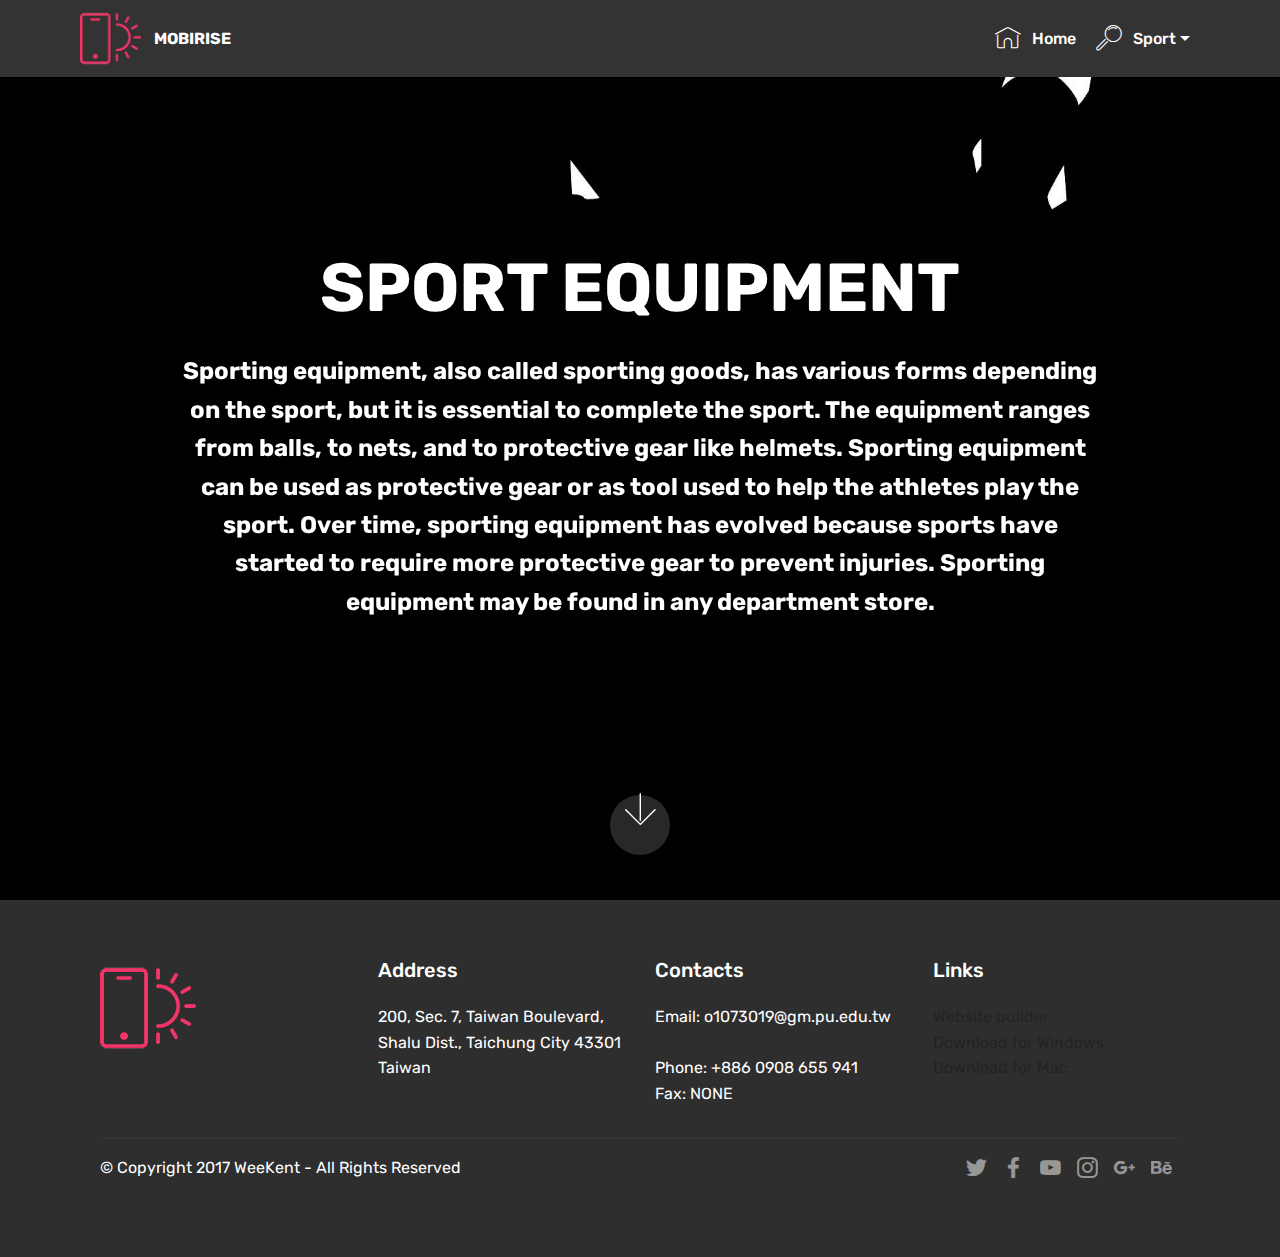
<file: index.html>
<!DOCTYPE html>
<html  >
<head>
  <!-- Site made with Mobirise Website Builder v4.10.3, https://mobirise.com -->
  <meta charset="UTF-8">
  <meta http-equiv="X-UA-Compatible" content="IE=edge">
  <meta name="generator" content="Mobirise v4.10.3, mobirise.com">
  <meta name="viewport" content="width=device-width, initial-scale=1, minimum-scale=1">
  <link rel="shortcut icon" href="assets/images/logo2.png" type="image/x-icon">
  <meta name="description" content="">
  
  <title>Home</title>
  <link rel="stylesheet" href="assets/web/assets/mobirise-icons/mobirise-icons.css">
  <link rel="stylesheet" href="assets/tether/tether.min.css">
  <link rel="stylesheet" href="assets/bootstrap/css/bootstrap.min.css">
  <link rel="stylesheet" href="assets/bootstrap/css/bootstrap-grid.min.css">
  <link rel="stylesheet" href="assets/bootstrap/css/bootstrap-reboot.min.css">
  <link rel="stylesheet" href="assets/socicon/css/styles.css">
  <link rel="stylesheet" href="assets/dropdown/css/style.css">
  <link rel="stylesheet" href="assets/theme/css/style.css">
  <link rel="stylesheet" href="assets/mobirise/css/mbr-additional.css" type="text/css">
  
  
  
</head>
<body>
  <section class="menu cid-qTkzRZLJNu" once="menu" id="menu1-0">

    

    <nav class="navbar navbar-expand beta-menu navbar-dropdown align-items-center navbar-fixed-top navbar-toggleable-sm">
        <button class="navbar-toggler navbar-toggler-right" type="button" data-toggle="collapse" data-target="#navbarSupportedContent" aria-controls="navbarSupportedContent" aria-expanded="false" aria-label="Toggle navigation">
            <div class="hamburger">
                <span></span>
                <span></span>
                <span></span>
                <span></span>
            </div>
        </button>
        <div class="menu-logo">
            <div class="navbar-brand">
                <span class="navbar-logo">
                    <a href="https://mobirise.com">
                         <img src="assets/images/logo2.png" alt="Mobirise" style="height: 3.8rem;">
                    </a>
                </span>
                <span class="navbar-caption-wrap">
                    <a class="navbar-caption text-white display-4" href="https://mobirise.com">
                        MOBIRISE
                    </a>
                </span>
            </div>
        </div>
        <div class="collapse navbar-collapse" id="navbarSupportedContent">
            <ul class="navbar-nav nav-dropdown nav-right" data-app-modern-menu="true"><li class="nav-item">
                    <a class="nav-link link text-white display-7" href="https://mobirise.com">
                        <span class="mbri-home mbr-iconfont mbr-iconfont-btn"></span>
                        Home</a>
                </li>
                <li class="nav-item dropdown">
                    <a class="nav-link link text-white dropdown-toggle display-7" href="https://mobirise.com" data-toggle="dropdown-submenu" aria-expanded="true">
                        <span class="mbri-search mbr-iconfont mbr-iconfont-btn"></span>
                        Sport<br></a><div class="dropdown-menu"><div class="dropdown open"><a class="text-white dropdown-item dropdown-toggle display-7" href="https://mobirise.com" data-toggle="dropdown-submenu" aria-expanded="true">Badminton</a><div class="dropdown-menu dropdown-submenu"><a class="text-white dropdown-item display-7" href="//yonex.html">YONEX</a><a class="text-white dropdown-item display-7" href="https://mobirise.com" aria-expanded="false">VICTOR</a><a class="text-white dropdown-item display-7" href="https://mobirise.com" aria-expanded="true">LI-NING</a></div></div><a class="text-white dropdown-item display-7" href="https://mobirise.com" aria-expanded="false">Tennis</a><a class="text-white dropdown-item display-7" href="https://mobirise.com" aria-expanded="false">Golf<br></a><a class="text-white dropdown-item display-7" href="https://mobirise.com" aria-expanded="false">Clothing</a><a class="text-white dropdown-item display-7" href="https://mobirise.com" aria-expanded="false">Running<br></a></div>
                </li></ul>
            
        </div>
    </nav>
</section>

<section class="engine"><a href="https://mobirise.info/b">how to create a website</a></section><section class="cid-qTkA127IK8 mbr-fullscreen mbr-parallax-background" id="header2-1">

    

    

    <div class="container align-center">
        <div class="row justify-content-md-center">
            <div class="mbr-white col-md-10">
                <h1 class="mbr-section-title mbr-bold pb-3 mbr-fonts-style display-1">SPORT EQUIPMENT</h1>
                
                <p class="mbr-text pb-3 mbr-fonts-style display-5"><strong>
                    Sporting equipment, also called sporting goods, has various forms depending on the sport, but it is essential to complete the sport. The equipment ranges from balls, to nets, and to protective gear like helmets. Sporting equipment can be used as protective gear or as tool used to help the athletes play the sport. Over time, sporting equipment has evolved because sports have started to require more protective gear to prevent injuries. Sporting equipment may be found in any department store.
                </strong></p>
                
            </div>
        </div>
    </div>
    <div class="mbr-arrow hidden-sm-down" aria-hidden="true">
        <a href="#next">
            <i class="mbri-down mbr-iconfont"></i>
        </a>
    </div>
</section>

<section class="cid-qTkAaeaxX5" id="footer1-2">

    

    

    <div class="container">
        <div class="media-container-row content text-white">
            <div class="col-12 col-md-3">
                <div class="media-wrap">
                    <a href="https://mobirise.com/">
                        <img src="assets/images/logo2.png" alt="Mobirise">
                    </a>
                </div>
            </div>
            <div class="col-12 col-md-3 mbr-fonts-style display-7">
                <h5 class="pb-3">
                    Address
                </h5>
                <p class="mbr-text">200, Sec. 7, Taiwan Boulevard, Shalu Dist., Taichung City 43301 Taiwan</p>
            </div>
            <div class="col-12 col-md-3 mbr-fonts-style display-7">
                <h5 class="pb-3">
                    Contacts
                </h5>
                <p class="mbr-text">
                    Email: o1073019@gm.pu.edu.tw &nbsp;&nbsp;<br>Phone: +886 0908 655 941<br>Fax: NONE</p>
            </div>
            <div class="col-12 col-md-3 mbr-fonts-style display-7">
                <h5 class="pb-3">
                    Links
                </h5>
                <p class="mbr-text">
                    <a class="text-primary" href="https://mobirise.com/">Website builder</a>
                    <br><a class="text-primary" href="https://mobirise.com/mobirise-free-win.zip">Download for Windows</a>
                    <br><a class="text-primary" href="https://mobirise.com/mobirise-free-mac.zip">Download for Mac</a>
                </p>
            </div>
        </div>
        <div class="footer-lower">
            <div class="media-container-row">
                <div class="col-sm-12">
                    <hr>
                </div>
            </div>
            <div class="media-container-row mbr-white">
                <div class="col-sm-6 copyright">
                    <p class="mbr-text mbr-fonts-style display-7">
                        © Copyright 2017 WeeKent - All Rights Reserved
                    </p>
                </div>
                <div class="col-md-6">
                    <div class="social-list align-right">
                        <div class="soc-item">
                            <a href="https://twitter.com/mobirise" target="_blank">
                                <span class="socicon-twitter socicon mbr-iconfont mbr-iconfont-social"></span>
                            </a>
                        </div>
                        <div class="soc-item">
                            <a href="https://www.facebook.com/pages/Mobirise/1616226671953247" target="_blank">
                                <span class="socicon-facebook socicon mbr-iconfont mbr-iconfont-social"></span>
                            </a>
                        </div>
                        <div class="soc-item">
                            <a href="https://www.youtube.com/c/mobirise" target="_blank">
                                <span class="socicon-youtube socicon mbr-iconfont mbr-iconfont-social"></span>
                            </a>
                        </div>
                        <div class="soc-item">
                            <a href="https://instagram.com/mobirise" target="_blank">
                                <span class="socicon-instagram socicon mbr-iconfont mbr-iconfont-social"></span>
                            </a>
                        </div>
                        <div class="soc-item">
                            <a href="https://plus.google.com/u/0/+Mobirise" target="_blank">
                                <span class="socicon-googleplus socicon mbr-iconfont mbr-iconfont-social"></span>
                            </a>
                        </div>
                        <div class="soc-item">
                            <a href="https://www.behance.net/Mobirise" target="_blank">
                                <span class="socicon-behance socicon mbr-iconfont mbr-iconfont-social"></span>
                            </a>
                        </div>
                    </div>
                </div>
            </div>
        </div>
    </div>
</section>


  <script src="assets/web/assets/jquery/jquery.min.js"></script>
  <script src="assets/popper/popper.min.js"></script>
  <script src="assets/tether/tether.min.js"></script>
  <script src="assets/bootstrap/js/bootstrap.min.js"></script>
  <script src="assets/dropdown/js/script.min.js"></script>
  <script src="assets/touchswipe/jquery.touch-swipe.min.js"></script>
  <script src="assets/parallax/jarallax.min.js"></script>
  <script src="assets/smoothscroll/smooth-scroll.js"></script>
  <script src="assets/theme/js/script.js"></script>
  
  
</body>
</html>
</file>
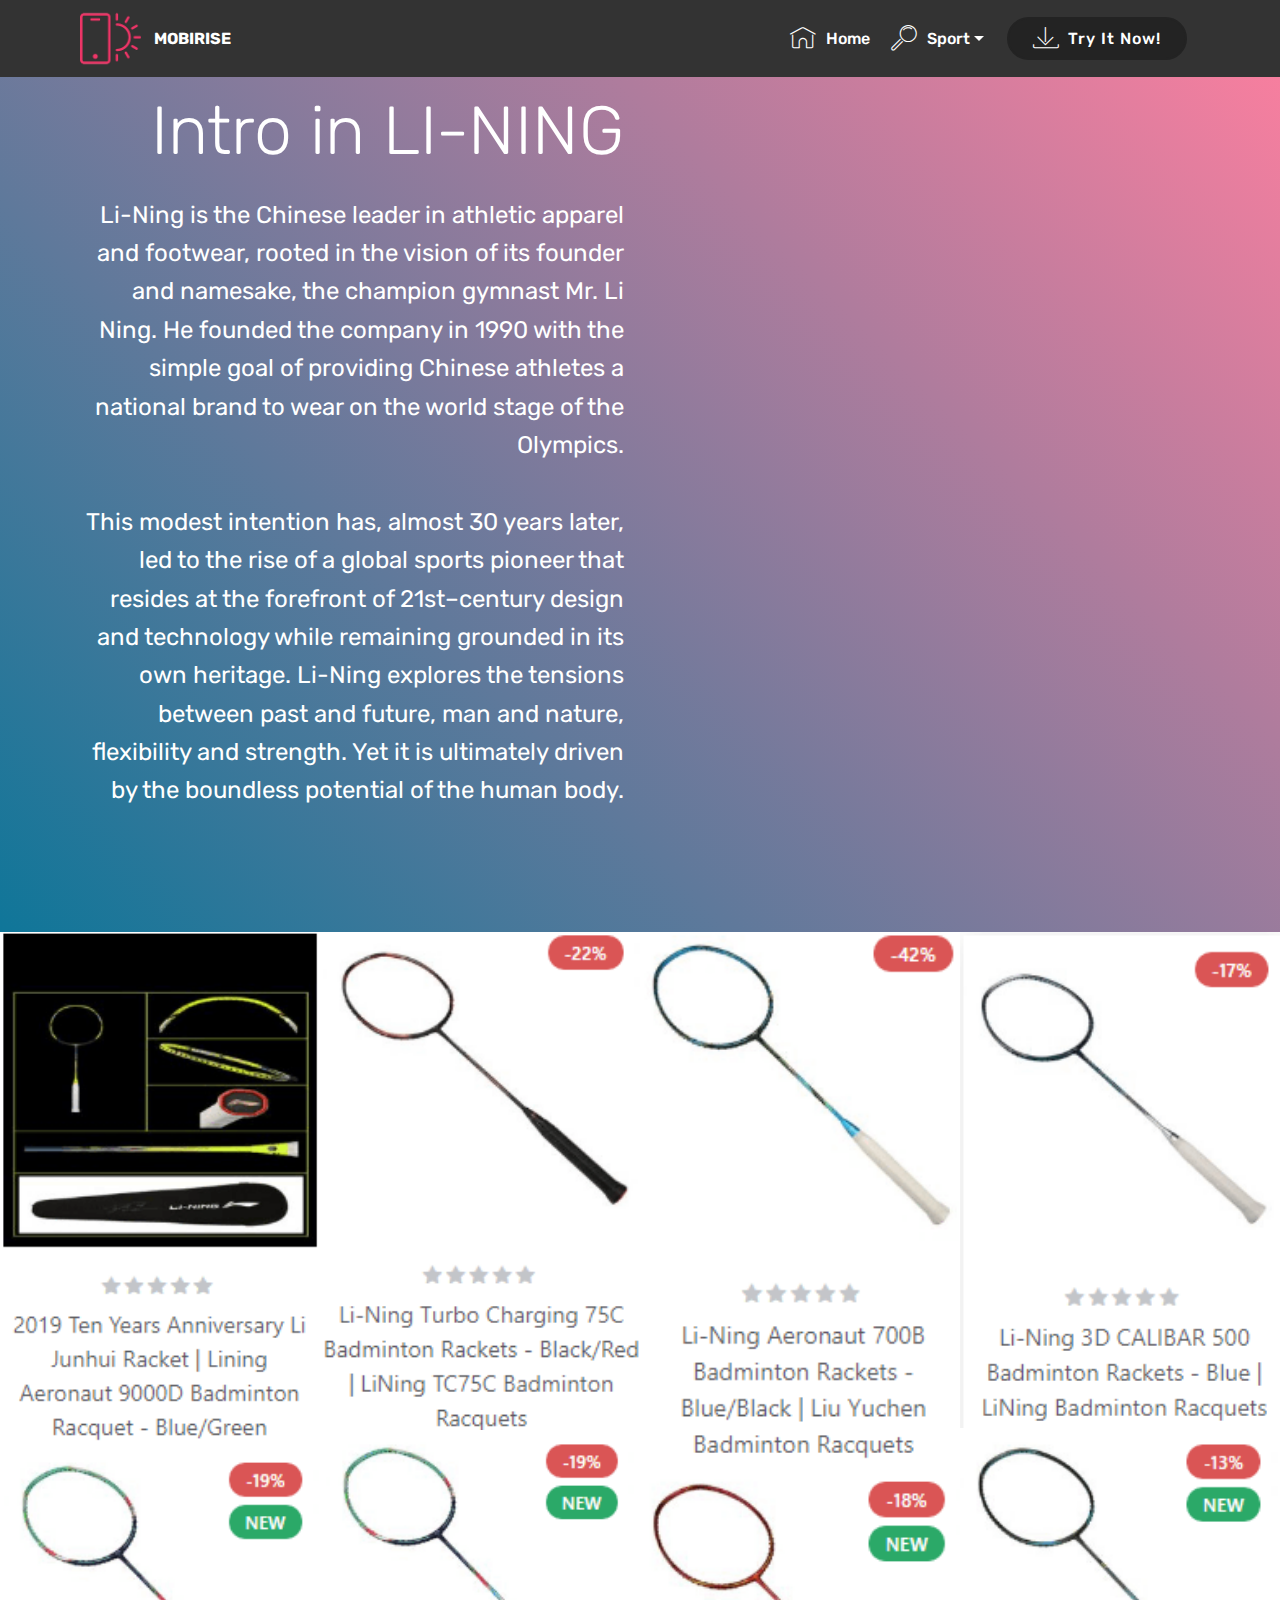
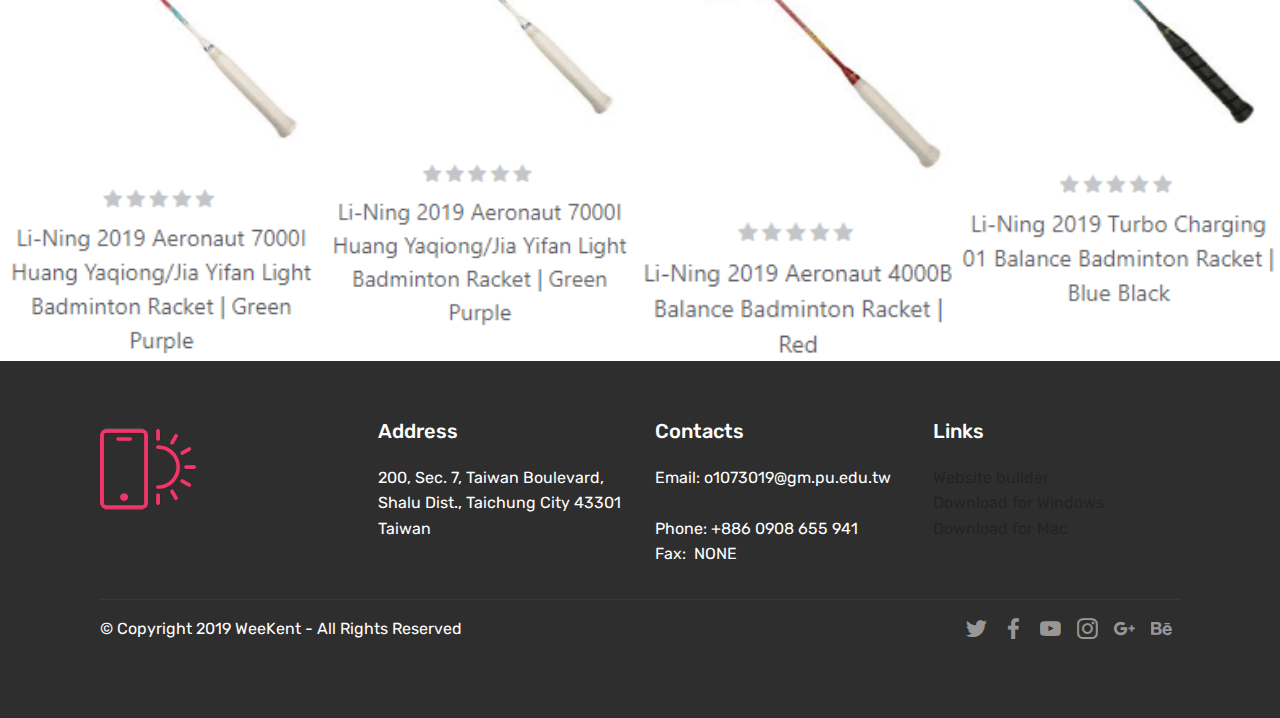
<file: li-ning.html>
<!DOCTYPE html>
<html  >
<head>
  <!-- Site made with Mobirise Website Builder v4.10.3, https://mobirise.com -->
  <meta charset="UTF-8">
  <meta http-equiv="X-UA-Compatible" content="IE=edge">
  <meta name="generator" content="Mobirise v4.10.3, mobirise.com">
  <meta name="viewport" content="width=device-width, initial-scale=1, minimum-scale=1">
  <link rel="shortcut icon" href="assets/images/logo2.png" type="image/x-icon">
  <meta name="description" content="Site Builder Description">
  
  <title>li-ning</title>
  <link rel="stylesheet" href="assets/web/assets/mobirise-icons/mobirise-icons.css">
  <link rel="stylesheet" href="assets/tether/tether.min.css">
  <link rel="stylesheet" href="assets/bootstrap/css/bootstrap.min.css">
  <link rel="stylesheet" href="assets/bootstrap/css/bootstrap-grid.min.css">
  <link rel="stylesheet" href="assets/bootstrap/css/bootstrap-reboot.min.css">
  <link rel="stylesheet" href="assets/dropdown/css/style.css">
  <link rel="stylesheet" href="assets/socicon/css/styles.css">
  <link rel="stylesheet" href="assets/theme/css/style.css">
  <link rel="stylesheet" href="assets/gallery/style.css">
  <link rel="stylesheet" href="assets/mobirise/css/mbr-additional.css" type="text/css">
  
  
  
</head>
<body>
  <section class="menu cid-rsUs6EkBHX" once="menu" id="menu1-b">

    

    <nav class="navbar navbar-expand beta-menu navbar-dropdown align-items-center navbar-fixed-top navbar-toggleable-sm">
        <button class="navbar-toggler navbar-toggler-right" type="button" data-toggle="collapse" data-target="#navbarSupportedContent" aria-controls="navbarSupportedContent" aria-expanded="false" aria-label="Toggle navigation">
            <div class="hamburger">
                <span></span>
                <span></span>
                <span></span>
                <span></span>
            </div>
        </button>
        <div class="menu-logo">
            <div class="navbar-brand">
                <span class="navbar-logo">
                    <a href="https://mobirise.com">
                         <img src="assets/images/logo2.png" alt="Mobirise" style="height: 3.8rem;">
                    </a>
                </span>
                <span class="navbar-caption-wrap">
                    <a class="navbar-caption text-white display-4" href="https://mobirise.com">
                        MOBIRISE
                    </a>
                </span>
            </div>
        </div>
        <div class="collapse navbar-collapse" id="navbarSupportedContent">
            <ul class="navbar-nav nav-dropdown" data-app-modern-menu="true"><li class="nav-item">
                    <a class="nav-link link text-white display-7" href="https://mobirise.com">
                        <span class="mbri-home mbr-iconfont mbr-iconfont-btn"></span>
                        Home</a>
                </li>
                <li class="nav-item dropdown open">
                    <a class="nav-link link text-white dropdown-toggle display-7" href="https://mobirise.com" data-toggle="dropdown-submenu" aria-expanded="true">
                        <span class="mbri-search mbr-iconfont mbr-iconfont-btn"></span>
                        Sport<br></a><div class="dropdown-menu"><div class="dropdown open"><a class="text-white dropdown-item dropdown-toggle display-7" href="https://mobirise.com" data-toggle="dropdown-submenu" aria-expanded="true">Badminton</a><div class="dropdown-menu dropdown-submenu"><a class="text-white dropdown-item display-7" href="https://mobirise.com">YONEX</a><a class="text-white dropdown-item display-7" href="https://mobirise.com" aria-expanded="false">VICTOR</a><a class="text-white dropdown-item display-7" href="https://mobirise.com" aria-expanded="true">LI-NING</a></div></div><a class="text-white dropdown-item display-7" href="https://mobirise.com" aria-expanded="false">Tennis</a><a class="text-white dropdown-item display-7" href="https://mobirise.com" aria-expanded="false">Golf<br></a><a class="text-white dropdown-item display-7" href="https://mobirise.com" aria-expanded="false">Clothing</a><a class="text-white dropdown-item display-7" href="https://mobirise.com" aria-expanded="false">Running<br></a></div>
                </li></ul>
            <div class="navbar-buttons mbr-section-btn"><a class="btn btn-sm btn-primary display-4" href="https://mobirise.com">
                    <span class="mbri-save mbr-iconfont mbr-iconfont-btn "></span>
                    Try It Now!
                </a></div>
        </div>
    </nav>
</section>

<section class="engine"><a href="https://mobirise.info/e">how to make a site for free</a></section><section class="header7 cid-rsUs6FGh6d" id="header7-c">

    

    

    <div class="container">
        <div class="media-container-row">

            <div class="media-content align-right">
                <h1 class="mbr-section-title mbr-white pb-3 mbr-fonts-style display-1">
                    Intro in LI-NING</h1>
                <div class="mbr-section-text mbr-white pb-3">
                    <p class="mbr-text mbr-fonts-style display-5">Li-Ning is the Chinese leader in athletic apparel and footwear, rooted in the vision of its founder and namesake, the champion gymnast Mr. Li Ning. He founded the company in 1990 with the simple goal of providing Chinese athletes a national brand to wear on the world stage of the Olympics.
<br>
<br>This modest intention has, almost 30 years later, led to the rise of a global sports pioneer that resides at the forefront of 21st–century design and technology while remaining grounded in its own heritage. Li-Ning explores the tensions between past and future, man and nature, flexibility and strength. Yet it is ultimately driven by the boundless potential of the human body.</p>
                </div>
                
            </div>

            <div class="mbr-figure" style="width: 100%;"><iframe class="mbr-embedded-video" src="https://www.youtube.com/embed/EdewBcg9Bw8?rel=0&amp;amp;showinfo=0&amp;autoplay=0&amp;loop=0" width="1280" height="720" frameborder="0" allowfullscreen></iframe></div>

        </div>
    </div>
</section>

<section class="mbr-gallery mbr-slider-carousel cid-rsUs6H2Y87" id="gallery3-d">

    

    <div>
        <div><!-- Filter --><!-- Gallery --><div class="mbr-gallery-row"><div class="mbr-gallery-layout-default"><div><div><div class="mbr-gallery-item mbr-gallery-item--p0" data-video-url="false" data-tags="Awesome"><div href="#lb-gallery3-d" data-slide-to="0" data-toggle="modal"><img src="assets/images/3.1-197x318-197x318.png" alt="" title=""><span class="icon-focus"></span></div></div><div class="mbr-gallery-item mbr-gallery-item--p0" data-video-url="false" data-tags="Responsive"><div href="#lb-gallery3-d" data-slide-to="1" data-toggle="modal"><img src="assets/images/3.2-195x304-195x304.png" alt="" title=""><span class="icon-focus"></span></div></div><div class="mbr-gallery-item mbr-gallery-item--p0" data-video-url="false" data-tags="Creative"><div href="#lb-gallery3-d" data-slide-to="2" data-toggle="modal"><img src="assets/images/3.3-185x307-185x307.png" alt="" title=""><span class="icon-focus"></span></div></div><div class="mbr-gallery-item mbr-gallery-item--p0" data-video-url="false" data-tags="Animated"><div href="#lb-gallery3-d" data-slide-to="3" data-toggle="modal"><img src="assets/images/3.4-192x298-192x298.png" alt="" title=""><span class="icon-focus"></span></div></div><div class="mbr-gallery-item mbr-gallery-item--p0" data-video-url="false" data-tags="Awesome"><div href="#lb-gallery3-d" data-slide-to="4" data-toggle="modal"><img src="assets/images/3.8-195x296-195x296.png" alt="" title=""><span class="icon-focus"></span></div></div><div class="mbr-gallery-item mbr-gallery-item--p0" data-video-url="false" data-tags="Awesome"><div href="#lb-gallery3-d" data-slide-to="5" data-toggle="modal"><img src="assets/images/3.6-201x313-201x313.png" alt="" title=""><span class="icon-focus"></span></div></div><div class="mbr-gallery-item mbr-gallery-item--p0" data-video-url="false" data-tags="Responsive"><div href="#lb-gallery3-d" data-slide-to="6" data-toggle="modal"><img src="assets/images/3.5-197x314-197x314.png" alt="" title=""><span class="icon-focus"></span></div></div><div class="mbr-gallery-item mbr-gallery-item--p0" data-video-url="false" data-tags="Animated"><div href="#lb-gallery3-d" data-slide-to="7" data-toggle="modal"><img src="assets/images/3.7-189x294-189x294.png" alt="" title=""><span class="icon-focus"></span></div></div></div></div><div class="clearfix"></div></div></div><!-- Lightbox --><div data-app-prevent-settings="" class="mbr-slider modal fade carousel slide" tabindex="-1" data-keyboard="true" data-interval="false" id="lb-gallery3-d"><div class="modal-dialog"><div class="modal-content"><div class="modal-body"><div class="carousel-inner"><div class="carousel-item active"><img src="assets/images/3.1-197x318.png" alt="" title=""></div><div class="carousel-item"><img src="assets/images/3.2-195x304.png" alt="" title=""></div><div class="carousel-item"><img src="assets/images/3.3-185x307.png" alt="" title=""></div><div class="carousel-item"><img src="assets/images/3.4-192x298.png" alt="" title=""></div><div class="carousel-item"><img src="assets/images/3.8-195x296.png" alt="" title=""></div><div class="carousel-item"><img src="assets/images/3.6-201x313.png" alt="" title=""></div><div class="carousel-item"><img src="assets/images/3.5-197x314.png" alt="" title=""></div><div class="carousel-item"><img src="assets/images/3.7-189x294.png" alt="" title=""></div></div><a class="carousel-control carousel-control-prev" role="button" data-slide="prev" href="#lb-gallery3-d"><span class="mbri-left mbr-iconfont" aria-hidden="true"></span><span class="sr-only">Previous</span></a><a class="carousel-control carousel-control-next" role="button" data-slide="next" href="#lb-gallery3-d"><span class="mbri-right mbr-iconfont" aria-hidden="true"></span><span class="sr-only">Next</span></a><a class="close" href="#" role="button" data-dismiss="modal"><span class="sr-only">Close</span></a></div></div></div></div></div>
    </div>

</section>

<section class="cid-rsUs6Iy5cT" id="footer1-e">

    

    

    <div class="container">
        <div class="media-container-row content text-white">
            <div class="col-12 col-md-3">
                <div class="media-wrap">
                    <a href="https://mobirise.co/">
                        <img src="assets/images/logo2.png" alt="Mobirise">
                    </a>
                </div>
            </div>
            <div class="col-12 col-md-3 mbr-fonts-style display-7">
                <h5 class="pb-3">
                    Address
                </h5>
                <p class="mbr-text">200, Sec. 7, Taiwan Boulevard, Shalu Dist., Taichung City 43301 Taiwan</p>
            </div>
            <div class="col-12 col-md-3 mbr-fonts-style display-7">
                <h5 class="pb-3">
                    Contacts
                </h5>
                <p class="mbr-text">
                    Email: o1073019@gm.pu.edu.tw &nbsp;&nbsp;<br>Phone: +886 0908 655 941 &nbsp; &nbsp; &nbsp; &nbsp; &nbsp; Fax: &nbsp;NONE</p>
            </div>
            <div class="col-12 col-md-3 mbr-fonts-style display-7">
                <h5 class="pb-3">
                    Links
                </h5>
                <p class="mbr-text">
                    <a class="text-primary" href="https://mobirise.co/">Website builder</a>
                    <br><a class="text-primary" href="https://mobirise.co/">Download for Windows</a>
                    <br><a class="text-primary" href="https://mobirise.co/">Download for Mac</a>
                </p>
            </div>
        </div>
        <div class="footer-lower">
            <div class="media-container-row">
                <div class="col-sm-12">
                    <hr>
                </div>
            </div>
            <div class="media-container-row mbr-white">
                <div class="col-sm-6 copyright">
                    <p class="mbr-text mbr-fonts-style display-7">
                        © Copyright 2019 WeeKent - All Rights Reserved
                    </p>
                </div>
                <div class="col-md-6">
                    <div class="social-list align-right">
                        <div class="soc-item">
                            <a href="https://twitter.com/mobirise" target="_blank">
                                <span class="socicon-twitter socicon mbr-iconfont mbr-iconfont-social"></span>
                            </a>
                        </div>
                        <div class="soc-item">
                            <a href="https://www.facebook.com/pages/Mobirise/1616226671953247" target="_blank">
                                <span class="socicon-facebook socicon mbr-iconfont mbr-iconfont-social"></span>
                            </a>
                        </div>
                        <div class="soc-item">
                            <a href="https://www.youtube.com/c/mobirise" target="_blank">
                                <span class="socicon-youtube socicon mbr-iconfont mbr-iconfont-social"></span>
                            </a>
                        </div>
                        <div class="soc-item">
                            <a href="https://instagram.com/mobirise" target="_blank">
                                <span class="socicon-instagram socicon mbr-iconfont mbr-iconfont-social"></span>
                            </a>
                        </div>
                        <div class="soc-item">
                            <a href="https://plus.google.com/u/0/+Mobirise" target="_blank">
                                <span class="socicon-googleplus socicon mbr-iconfont mbr-iconfont-social"></span>
                            </a>
                        </div>
                        <div class="soc-item">
                            <a href="https://www.behance.net/Mobirise" target="_blank">
                                <span class="socicon-behance socicon mbr-iconfont mbr-iconfont-social"></span>
                            </a>
                        </div>
                    </div>
                </div>
            </div>
        </div>
    </div>
</section>


  <script src="assets/web/assets/jquery/jquery.min.js"></script>
  <script src="assets/popper/popper.min.js"></script>
  <script src="assets/tether/tether.min.js"></script>
  <script src="assets/bootstrap/js/bootstrap.min.js"></script>
  <script src="assets/smoothscroll/smooth-scroll.js"></script>
  <script src="assets/dropdown/js/script.min.js"></script>
  <script src="assets/masonry/masonry.pkgd.min.js"></script>
  <script src="assets/imagesloaded/imagesloaded.pkgd.min.js"></script>
  <script src="assets/bootstrapcarouselswipe/bootstrap-carousel-swipe.js"></script>
  <script src="assets/vimeoplayer/jquery.mb.vimeo_player.js"></script>
  <script src="assets/touchswipe/jquery.touch-swipe.min.js"></script>
  <script src="assets/theme/js/script.js"></script>
  <script src="assets/gallery/player.min.js"></script>
  <script src="assets/gallery/script.js"></script>
  <script src="assets/slidervideo/script.js"></script>
  
  
</body>
</html>
</file>
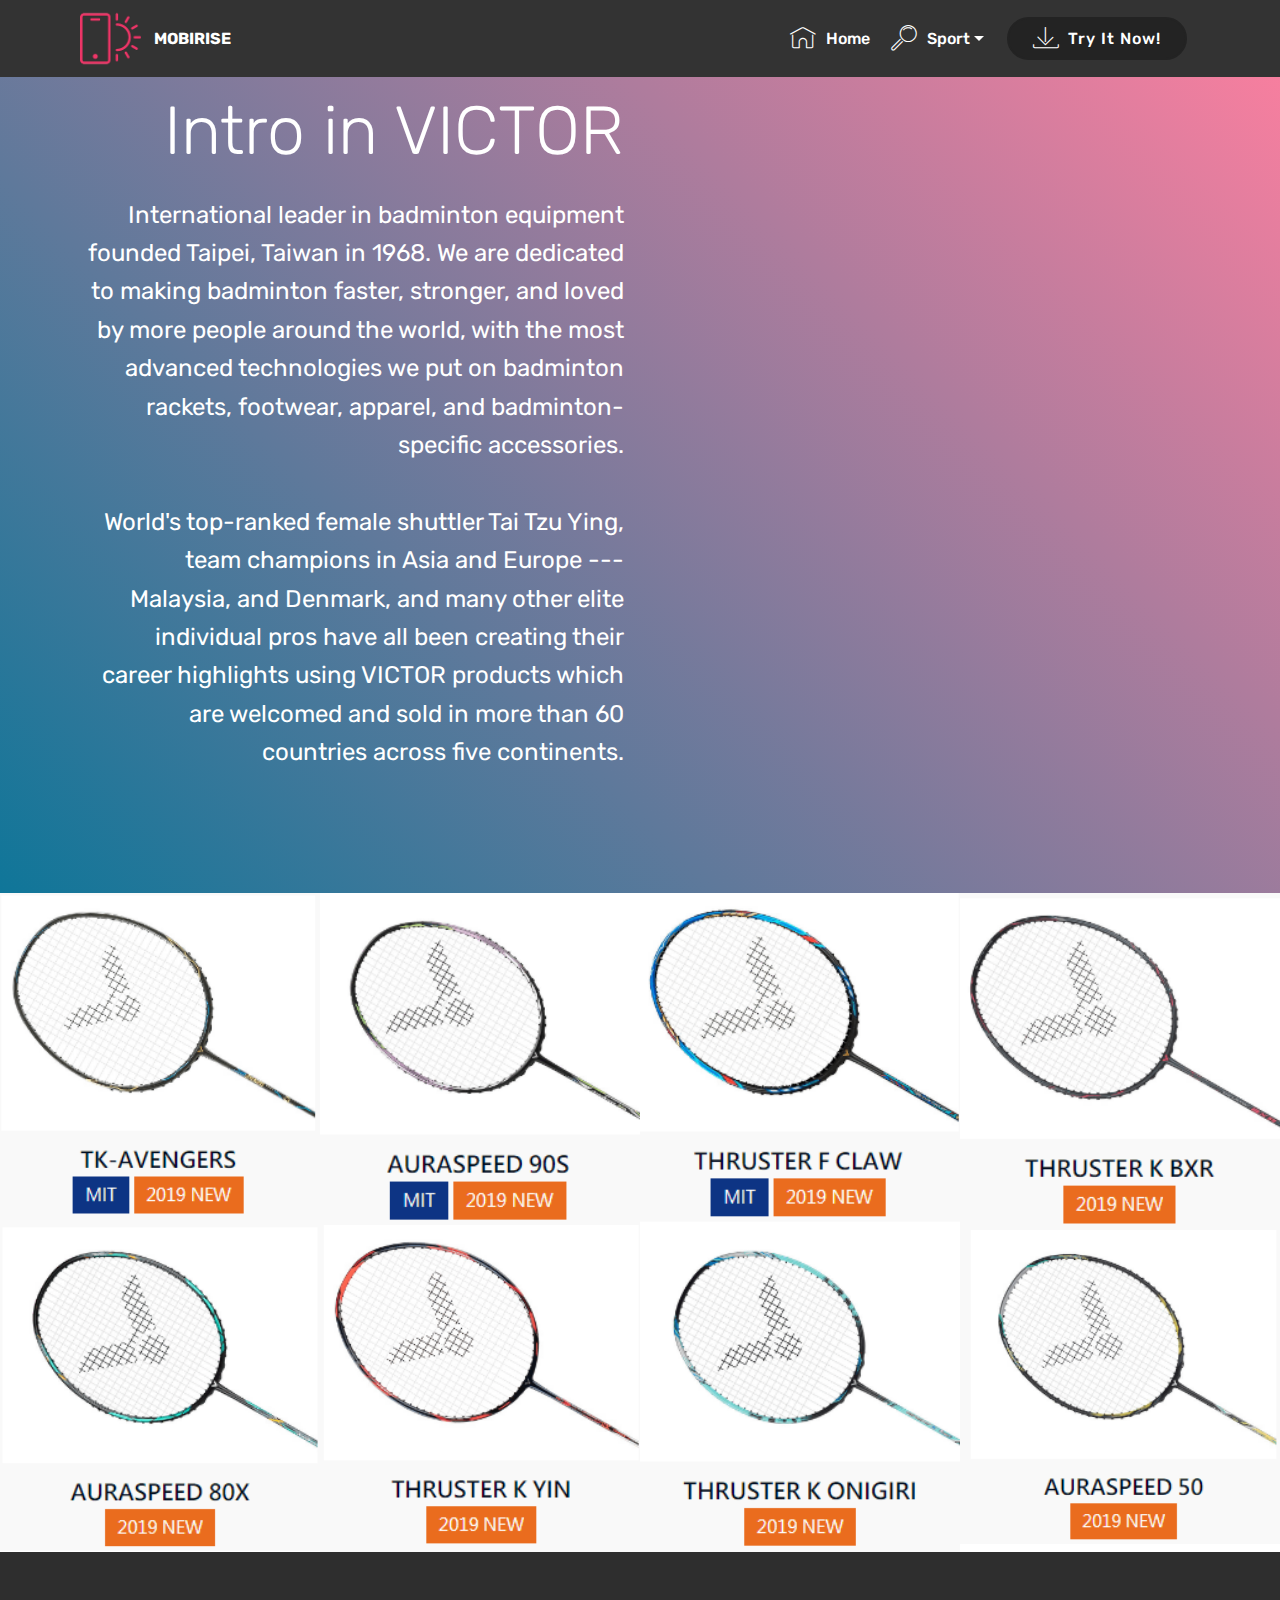
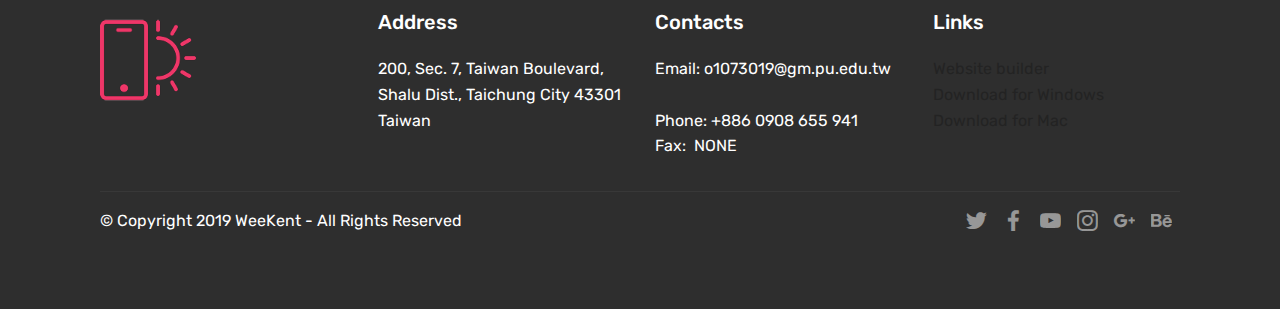
<file: victor.html>
<!DOCTYPE html>
<html  >
<head>
  <!-- Site made with Mobirise Website Builder v4.10.3, https://mobirise.com -->
  <meta charset="UTF-8">
  <meta http-equiv="X-UA-Compatible" content="IE=edge">
  <meta name="generator" content="Mobirise v4.10.3, mobirise.com">
  <meta name="viewport" content="width=device-width, initial-scale=1, minimum-scale=1">
  <link rel="shortcut icon" href="assets/images/logo2.png" type="image/x-icon">
  <meta name="description" content="Site Builder Description">
  
  <title>victor</title>
  <link rel="stylesheet" href="assets/web/assets/mobirise-icons/mobirise-icons.css">
  <link rel="stylesheet" href="assets/tether/tether.min.css">
  <link rel="stylesheet" href="assets/bootstrap/css/bootstrap.min.css">
  <link rel="stylesheet" href="assets/bootstrap/css/bootstrap-grid.min.css">
  <link rel="stylesheet" href="assets/bootstrap/css/bootstrap-reboot.min.css">
  <link rel="stylesheet" href="assets/dropdown/css/style.css">
  <link rel="stylesheet" href="assets/socicon/css/styles.css">
  <link rel="stylesheet" href="assets/theme/css/style.css">
  <link rel="stylesheet" href="assets/gallery/style.css">
  <link rel="stylesheet" href="assets/mobirise/css/mbr-additional.css" type="text/css">
  
  
  
</head>
<body>
  <section class="menu cid-rsUoHU6vu4" once="menu" id="menu1-7">

    

    <nav class="navbar navbar-expand beta-menu navbar-dropdown align-items-center navbar-fixed-top navbar-toggleable-sm">
        <button class="navbar-toggler navbar-toggler-right" type="button" data-toggle="collapse" data-target="#navbarSupportedContent" aria-controls="navbarSupportedContent" aria-expanded="false" aria-label="Toggle navigation">
            <div class="hamburger">
                <span></span>
                <span></span>
                <span></span>
                <span></span>
            </div>
        </button>
        <div class="menu-logo">
            <div class="navbar-brand">
                <span class="navbar-logo">
                    <a href="https://mobirise.com">
                         <img src="assets/images/logo2.png" alt="Mobirise" style="height: 3.8rem;">
                    </a>
                </span>
                <span class="navbar-caption-wrap">
                    <a class="navbar-caption text-white display-4" href="https://mobirise.com">
                        MOBIRISE
                    </a>
                </span>
            </div>
        </div>
        <div class="collapse navbar-collapse" id="navbarSupportedContent">
            <ul class="navbar-nav nav-dropdown" data-app-modern-menu="true"><li class="nav-item">
                    <a class="nav-link link text-white display-7" href="https://mobirise.com">
                        <span class="mbri-home mbr-iconfont mbr-iconfont-btn"></span>
                        Home</a>
                </li>
                <li class="nav-item dropdown open">
                    <a class="nav-link link text-white dropdown-toggle display-7" href="https://mobirise.com" data-toggle="dropdown-submenu" aria-expanded="true">
                        <span class="mbri-search mbr-iconfont mbr-iconfont-btn"></span>
                        Sport<br></a><div class="dropdown-menu"><div class="dropdown open"><a class="text-white dropdown-item dropdown-toggle display-7" href="https://mobirise.com" data-toggle="dropdown-submenu" aria-expanded="true">Badminton</a><div class="dropdown-menu dropdown-submenu"><a class="text-white dropdown-item display-7" href="https://mobirise.com">YONEX</a><a class="text-white dropdown-item display-7" href="https://mobirise.com" aria-expanded="false">VICTOR</a><a class="text-white dropdown-item display-7" href="https://mobirise.com" aria-expanded="true">LI-NING</a></div></div><a class="text-white dropdown-item display-7" href="https://mobirise.com" aria-expanded="false">Tennis</a><a class="text-white dropdown-item display-7" href="https://mobirise.com" aria-expanded="false">Golf<br></a><a class="text-white dropdown-item display-7" href="https://mobirise.com" aria-expanded="false">Clothing</a><a class="text-white dropdown-item display-7" href="https://mobirise.com" aria-expanded="false">Running<br></a></div>
                </li></ul>
            <div class="navbar-buttons mbr-section-btn"><a class="btn btn-sm btn-primary display-4" href="https://mobirise.com">
                    <span class="mbri-save mbr-iconfont mbr-iconfont-btn "></span>
                    Try It Now!
                </a></div>
        </div>
    </nav>
</section>

<section class="engine"><a href="https://mobirise.info/v">free html templates</a></section><section class="header7 cid-rsUoHVvSWg" id="header7-8">

    

    

    <div class="container">
        <div class="media-container-row">

            <div class="media-content align-right">
                <h1 class="mbr-section-title mbr-white pb-3 mbr-fonts-style display-1">
                    Intro in VICTOR</h1>
                <div class="mbr-section-text mbr-white pb-3">
                    <p class="mbr-text mbr-fonts-style display-5">International leader in badminton equipment founded Taipei, Taiwan in 1968. We are dedicated to making badminton faster, stronger, and loved by more people around the world, with the most advanced technologies we put on badminton rackets, footwear, apparel, and badminton-specific accessories.
<br>
<br>World's top-ranked female shuttler Tai Tzu Ying, team champions in Asia and Europe --- Malaysia, and Denmark, and many other elite individual pros have all been creating their career highlights using VICTOR products which are welcomed and sold in more than 60 countries across five continents.</p>
                </div>
                
            </div>

            <div class="mbr-figure" style="width: 100%;"><iframe class="mbr-embedded-video" src="https://www.youtube.com/embed/_dWscXD0N2w?rel=0&amp;amp;showinfo=0&amp;autoplay=0&amp;loop=0" width="1280" height="720" frameborder="0" allowfullscreen></iframe></div>

        </div>
    </div>
</section>

<section class="mbr-gallery mbr-slider-carousel cid-rsUoHWHV5t" id="gallery3-9">

    

    <div>
        <div><!-- Filter --><!-- Gallery --><div class="mbr-gallery-row"><div class="mbr-gallery-layout-default"><div><div><div class="mbr-gallery-item mbr-gallery-item--p0" data-video-url="false" data-tags="Awesome"><div href="#lb-gallery3-9" data-slide-to="0" data-toggle="modal"><img src="assets/images/2.1-260x271-260x271.png" alt="" title=""><span class="icon-focus"></span></div></div><div class="mbr-gallery-item mbr-gallery-item--p0" data-video-url="false" data-tags="Responsive"><div href="#lb-gallery3-9" data-slide-to="1" data-toggle="modal"><img src="assets/images/2.2-252x262-252x262.png" alt="" title=""><span class="icon-focus"></span></div></div><div class="mbr-gallery-item mbr-gallery-item--p0" data-video-url="false" data-tags="Creative"><div href="#lb-gallery3-9" data-slide-to="2" data-toggle="modal"><img src="assets/images/2.3-254x259-254x259.png" alt="" title=""><span class="icon-focus"></span></div></div><div class="mbr-gallery-item mbr-gallery-item--p0" data-video-url="false" data-tags="Animated"><div href="#lb-gallery3-9" data-slide-to="3" data-toggle="modal"><img src="assets/images/2.4-254x268-254x268.png" alt="" title=""><span class="icon-focus"></span></div></div><div class="mbr-gallery-item mbr-gallery-item--p0" data-video-url="false" data-tags="Awesome"><div href="#lb-gallery3-9" data-slide-to="4" data-toggle="modal"><img src="assets/images/2.7-255x265-255x265.png" alt="" title=""><span class="icon-focus"></span></div></div><div class="mbr-gallery-item mbr-gallery-item--p0" data-video-url="false" data-tags="Awesome"><div href="#lb-gallery3-9" data-slide-to="5" data-toggle="modal"><img src="assets/images/2.6-259x264-259x264.png" alt="" title=""><span class="icon-focus"></span></div></div><div class="mbr-gallery-item mbr-gallery-item--p0" data-video-url="false" data-tags="Responsive"><div href="#lb-gallery3-9" data-slide-to="6" data-toggle="modal"><img src="assets/images/2.5-259x263-259x263.png" alt="" title=""><span class="icon-focus"></span></div></div><div class="mbr-gallery-item mbr-gallery-item--p0" data-video-url="false" data-tags="Animated"><div href="#lb-gallery3-9" data-slide-to="7" data-toggle="modal"><img src="assets/images/2.8-267x262-267x262.png" alt="" title=""><span class="icon-focus"></span></div></div></div></div><div class="clearfix"></div></div></div><!-- Lightbox --><div data-app-prevent-settings="" class="mbr-slider modal fade carousel slide" tabindex="-1" data-keyboard="true" data-interval="false" id="lb-gallery3-9"><div class="modal-dialog"><div class="modal-content"><div class="modal-body"><div class="carousel-inner"><div class="carousel-item active"><img src="assets/images/2.1-260x271.png" alt="" title=""></div><div class="carousel-item"><img src="assets/images/2.2-252x262.png" alt="" title=""></div><div class="carousel-item"><img src="assets/images/2.3-254x259.png" alt="" title=""></div><div class="carousel-item"><img src="assets/images/2.4-254x268.png" alt="" title=""></div><div class="carousel-item"><img src="assets/images/2.7-255x265.png" alt="" title=""></div><div class="carousel-item"><img src="assets/images/2.6-259x264.png" alt="" title=""></div><div class="carousel-item"><img src="assets/images/2.5-259x263.png" alt="" title=""></div><div class="carousel-item"><img src="assets/images/2.8-267x262.png" alt="" title=""></div></div><a class="carousel-control carousel-control-prev" role="button" data-slide="prev" href="#lb-gallery3-9"><span class="mbri-left mbr-iconfont" aria-hidden="true"></span><span class="sr-only">Previous</span></a><a class="carousel-control carousel-control-next" role="button" data-slide="next" href="#lb-gallery3-9"><span class="mbri-right mbr-iconfont" aria-hidden="true"></span><span class="sr-only">Next</span></a><a class="close" href="#" role="button" data-dismiss="modal"><span class="sr-only">Close</span></a></div></div></div></div></div>
    </div>

</section>

<section class="cid-rsUoHYltmT" id="footer1-a">

    

    

    <div class="container">
        <div class="media-container-row content text-white">
            <div class="col-12 col-md-3">
                <div class="media-wrap">
                    <a href="https://mobirise.co/">
                        <img src="assets/images/logo2.png" alt="Mobirise">
                    </a>
                </div>
            </div>
            <div class="col-12 col-md-3 mbr-fonts-style display-7">
                <h5 class="pb-3">
                    Address
                </h5>
                <p class="mbr-text">200, Sec. 7, Taiwan Boulevard, Shalu Dist., Taichung City 43301 Taiwan</p>
            </div>
            <div class="col-12 col-md-3 mbr-fonts-style display-7">
                <h5 class="pb-3">
                    Contacts
                </h5>
                <p class="mbr-text">
                    Email: o1073019@gm.pu.edu.tw &nbsp;&nbsp;<br>Phone: +886 0908 655 941 &nbsp; &nbsp; &nbsp; &nbsp; &nbsp; Fax: &nbsp;NONE</p>
            </div>
            <div class="col-12 col-md-3 mbr-fonts-style display-7">
                <h5 class="pb-3">
                    Links
                </h5>
                <p class="mbr-text">
                    <a class="text-primary" href="https://mobirise.co/">Website builder</a>
                    <br><a class="text-primary" href="https://mobirise.co/">Download for Windows</a>
                    <br><a class="text-primary" href="https://mobirise.co/">Download for Mac</a>
                </p>
            </div>
        </div>
        <div class="footer-lower">
            <div class="media-container-row">
                <div class="col-sm-12">
                    <hr>
                </div>
            </div>
            <div class="media-container-row mbr-white">
                <div class="col-sm-6 copyright">
                    <p class="mbr-text mbr-fonts-style display-7">
                        © Copyright 2019 WeeKent - All Rights Reserved
                    </p>
                </div>
                <div class="col-md-6">
                    <div class="social-list align-right">
                        <div class="soc-item">
                            <a href="https://twitter.com/mobirise" target="_blank">
                                <span class="socicon-twitter socicon mbr-iconfont mbr-iconfont-social"></span>
                            </a>
                        </div>
                        <div class="soc-item">
                            <a href="https://www.facebook.com/pages/Mobirise/1616226671953247" target="_blank">
                                <span class="socicon-facebook socicon mbr-iconfont mbr-iconfont-social"></span>
                            </a>
                        </div>
                        <div class="soc-item">
                            <a href="https://www.youtube.com/c/mobirise" target="_blank">
                                <span class="socicon-youtube socicon mbr-iconfont mbr-iconfont-social"></span>
                            </a>
                        </div>
                        <div class="soc-item">
                            <a href="https://instagram.com/mobirise" target="_blank">
                                <span class="socicon-instagram socicon mbr-iconfont mbr-iconfont-social"></span>
                            </a>
                        </div>
                        <div class="soc-item">
                            <a href="https://plus.google.com/u/0/+Mobirise" target="_blank">
                                <span class="socicon-googleplus socicon mbr-iconfont mbr-iconfont-social"></span>
                            </a>
                        </div>
                        <div class="soc-item">
                            <a href="https://www.behance.net/Mobirise" target="_blank">
                                <span class="socicon-behance socicon mbr-iconfont mbr-iconfont-social"></span>
                            </a>
                        </div>
                    </div>
                </div>
            </div>
        </div>
    </div>
</section>


  <script src="assets/web/assets/jquery/jquery.min.js"></script>
  <script src="assets/popper/popper.min.js"></script>
  <script src="assets/tether/tether.min.js"></script>
  <script src="assets/bootstrap/js/bootstrap.min.js"></script>
  <script src="assets/smoothscroll/smooth-scroll.js"></script>
  <script src="assets/dropdown/js/script.min.js"></script>
  <script src="assets/masonry/masonry.pkgd.min.js"></script>
  <script src="assets/imagesloaded/imagesloaded.pkgd.min.js"></script>
  <script src="assets/bootstrapcarouselswipe/bootstrap-carousel-swipe.js"></script>
  <script src="assets/vimeoplayer/jquery.mb.vimeo_player.js"></script>
  <script src="assets/touchswipe/jquery.touch-swipe.min.js"></script>
  <script src="assets/theme/js/script.js"></script>
  <script src="assets/gallery/player.min.js"></script>
  <script src="assets/gallery/script.js"></script>
  <script src="assets/slidervideo/script.js"></script>
  
  
</body>
</html>
</file>
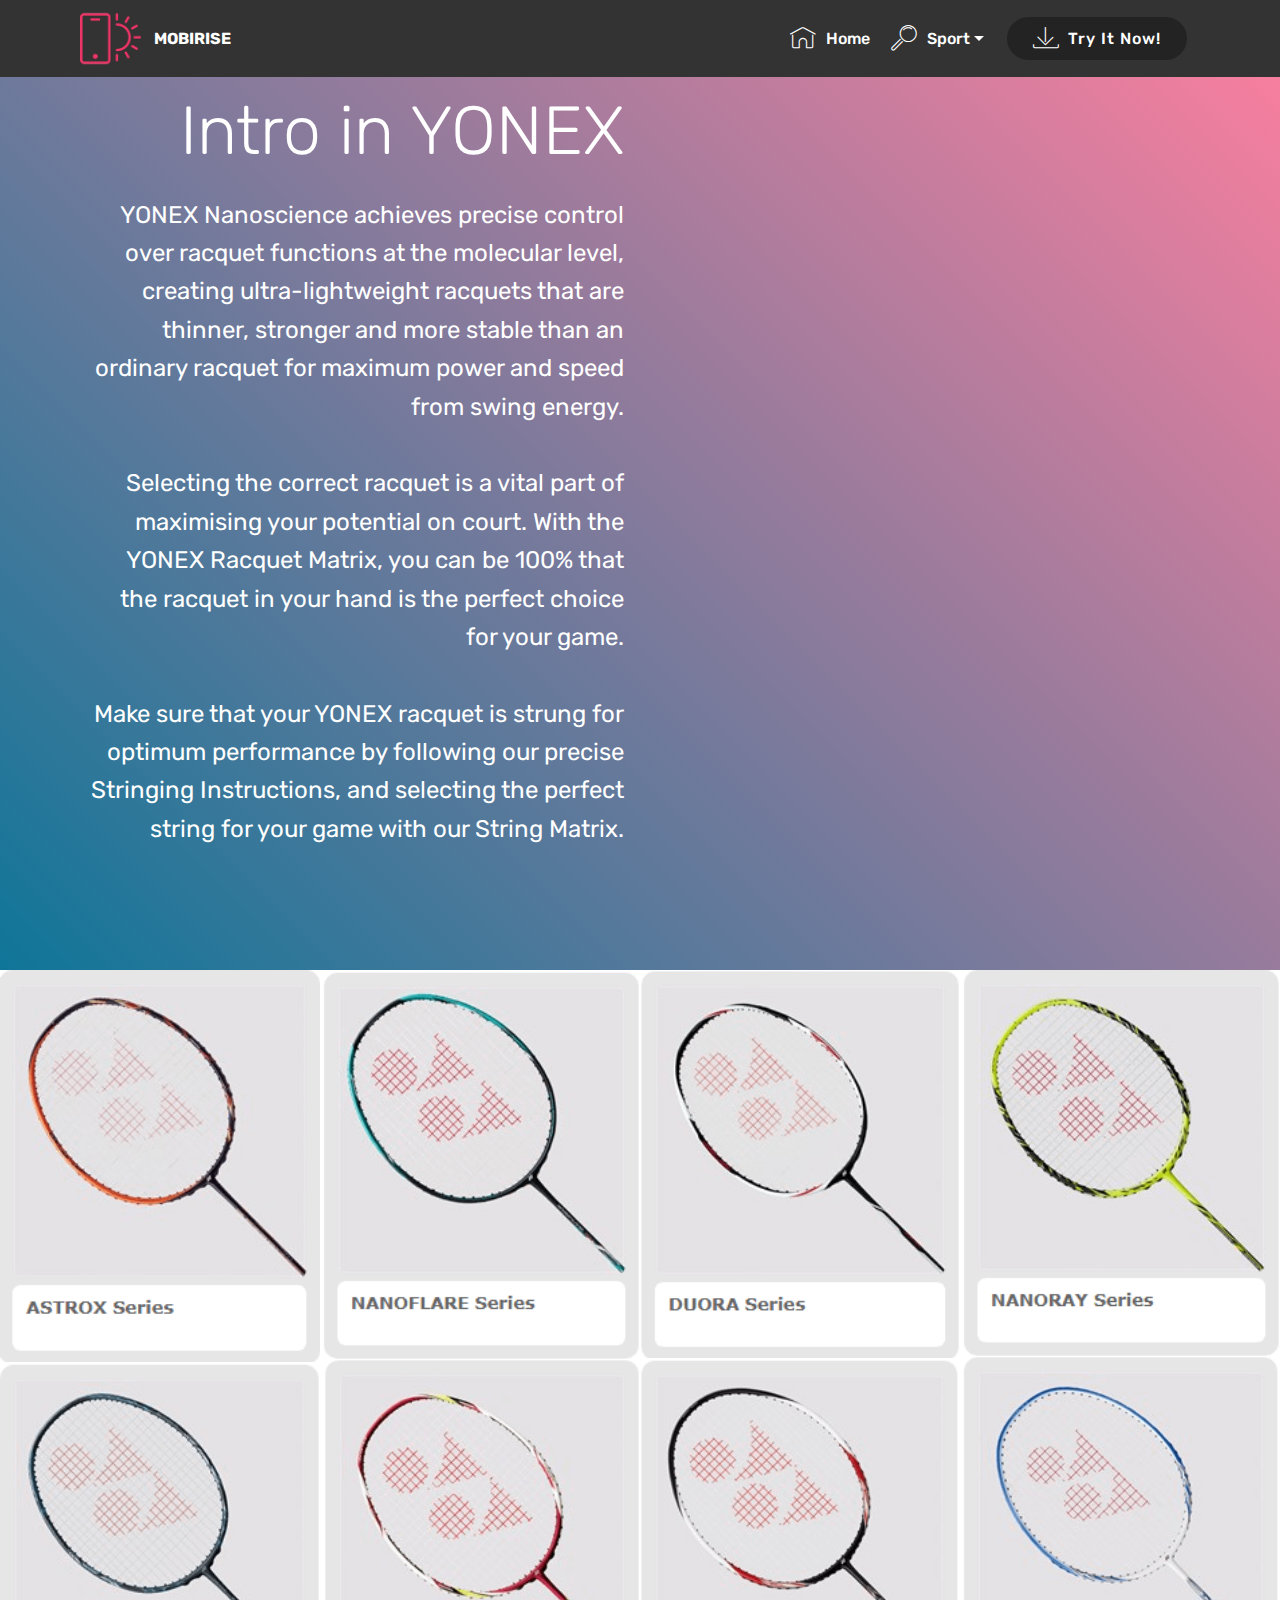
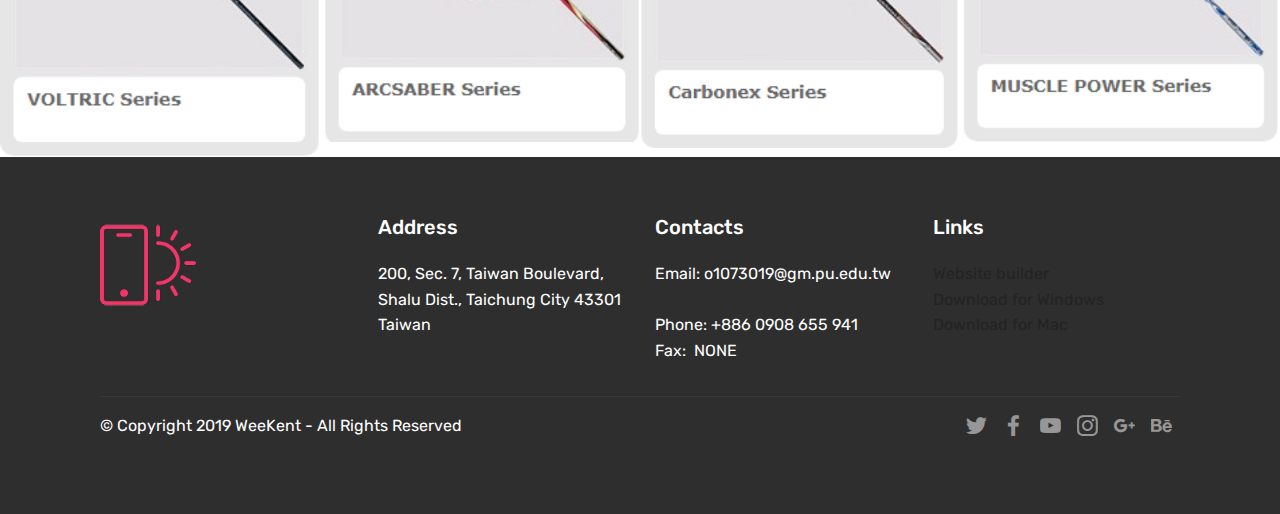
<file: yonex.html>
<!DOCTYPE html>
<html  >
<head>
  <!-- Site made with Mobirise Website Builder v4.10.3, https://mobirise.com -->
  <meta charset="UTF-8">
  <meta http-equiv="X-UA-Compatible" content="IE=edge">
  <meta name="generator" content="Mobirise v4.10.3, mobirise.com">
  <meta name="viewport" content="width=device-width, initial-scale=1, minimum-scale=1">
  <link rel="shortcut icon" href="assets/images/logo2.png" type="image/x-icon">
  <meta name="description" content="Site Builder Description">
  
  <title>yonex</title>
  <link rel="stylesheet" href="assets/web/assets/mobirise-icons/mobirise-icons.css">
  <link rel="stylesheet" href="assets/tether/tether.min.css">
  <link rel="stylesheet" href="assets/bootstrap/css/bootstrap.min.css">
  <link rel="stylesheet" href="assets/bootstrap/css/bootstrap-grid.min.css">
  <link rel="stylesheet" href="assets/bootstrap/css/bootstrap-reboot.min.css">
  <link rel="stylesheet" href="assets/dropdown/css/style.css">
  <link rel="stylesheet" href="assets/socicon/css/styles.css">
  <link rel="stylesheet" href="assets/theme/css/style.css">
  <link rel="stylesheet" href="assets/gallery/style.css">
  <link rel="stylesheet" href="assets/mobirise/css/mbr-additional.css" type="text/css">
  
  
  
</head>
<body>
  <section class="menu cid-qTkzRZLJNu" once="menu" id="menu1-3">

    

    <nav class="navbar navbar-expand beta-menu navbar-dropdown align-items-center navbar-fixed-top navbar-toggleable-sm">
        <button class="navbar-toggler navbar-toggler-right" type="button" data-toggle="collapse" data-target="#navbarSupportedContent" aria-controls="navbarSupportedContent" aria-expanded="false" aria-label="Toggle navigation">
            <div class="hamburger">
                <span></span>
                <span></span>
                <span></span>
                <span></span>
            </div>
        </button>
        <div class="menu-logo">
            <div class="navbar-brand">
                <span class="navbar-logo">
                    <a href="https://mobirise.com">
                         <img src="assets/images/logo2.png" alt="Mobirise" style="height: 3.8rem;">
                    </a>
                </span>
                <span class="navbar-caption-wrap">
                    <a class="navbar-caption text-white display-4" href="https://mobirise.com">
                        MOBIRISE
                    </a>
                </span>
            </div>
        </div>
        <div class="collapse navbar-collapse" id="navbarSupportedContent">
            <ul class="navbar-nav nav-dropdown" data-app-modern-menu="true"><li class="nav-item">
                    <a class="nav-link link text-white display-7" href="https://mobirise.com">
                        <span class="mbri-home mbr-iconfont mbr-iconfont-btn"></span>
                        Home</a>
                </li>
                <li class="nav-item dropdown open">
                    <a class="nav-link link text-white dropdown-toggle display-7" href="https://mobirise.com" data-toggle="dropdown-submenu" aria-expanded="true">
                        <span class="mbri-search mbr-iconfont mbr-iconfont-btn"></span>
                        Sport<br></a><div class="dropdown-menu"><div class="dropdown open"><a class="text-white dropdown-item dropdown-toggle display-7" href="https://mobirise.com" data-toggle="dropdown-submenu" aria-expanded="true">Badminton</a><div class="dropdown-menu dropdown-submenu"><a class="text-white dropdown-item display-7" href="https://mobirise.com">YONEX</a><a class="text-white dropdown-item display-7" href="https://mobirise.com" aria-expanded="false">VICTOR</a><a class="text-white dropdown-item display-7" href="https://mobirise.com" aria-expanded="true">LI-NING</a></div></div><a class="text-white dropdown-item display-7" href="https://mobirise.com" aria-expanded="false">Tennis</a><a class="text-white dropdown-item display-7" href="https://mobirise.com" aria-expanded="false">Golf<br></a><a class="text-white dropdown-item display-7" href="https://mobirise.com" aria-expanded="false">Clothing</a><a class="text-white dropdown-item display-7" href="https://mobirise.com" aria-expanded="false">Running<br></a></div>
                </li></ul>
            <div class="navbar-buttons mbr-section-btn"><a class="btn btn-sm btn-primary display-4" href="https://mobirise.com">
                    <span class="mbri-save mbr-iconfont mbr-iconfont-btn "></span>
                    Try It Now!
                </a></div>
        </div>
    </nav>
</section>

<section class="engine"><a href="https://mobirise.info/l">free web templates</a></section><section class="header7 cid-rsUgJSOnIJ" id="header7-4">

    

    

    <div class="container">
        <div class="media-container-row">

            <div class="media-content align-right">
                <h1 class="mbr-section-title mbr-white pb-3 mbr-fonts-style display-1">
                    Intro in YONEX</h1>
                <div class="mbr-section-text mbr-white pb-3">
                    <p class="mbr-text mbr-fonts-style display-5">YONEX Nanoscience achieves precise control over racquet functions at the molecular level, creating ultra-lightweight racquets that are thinner, stronger and more stable than an ordinary racquet for maximum power and speed from swing energy.
<br>
<br>Selecting the correct racquet is a vital part of maximising your potential on court. With the YONEX Racquet Matrix, you can be 100% that the racquet in your hand is the perfect choice for your game.
<br>
<br>Make sure that your YONEX racquet is strung for optimum performance by following our precise Stringing Instructions, and selecting the perfect string for your game with our String Matrix.</p>
                </div>
                
            </div>

            <div class="mbr-figure" style="width: 100%;"><iframe class="mbr-embedded-video" src="https://www.youtube.com/embed/431j9vMUl80?rel=0&amp;amp;showinfo=0&amp;autoplay=0&amp;loop=0" width="1280" height="720" frameborder="0" allowfullscreen></iframe></div>

        </div>
    </div>
</section>

<section class="mbr-gallery mbr-slider-carousel cid-rsUhLfnnZI" id="gallery3-6">

    

    <div>
        <div><!-- Filter --><!-- Gallery --><div class="mbr-gallery-row"><div class="mbr-gallery-layout-default"><div><div><div class="mbr-gallery-item mbr-gallery-item--p0" data-video-url="false" data-tags="Awesome"><div href="#lb-gallery3-6" data-slide-to="0" data-toggle="modal"><img src="assets/images/pic1-234x287-234x287.png" alt="" title=""><span class="icon-focus"></span></div></div><div class="mbr-gallery-item mbr-gallery-item--p0" data-video-url="false" data-tags="Responsive"><div href="#lb-gallery3-6" data-slide-to="1" data-toggle="modal"><img src="assets/images/pic2-239x291-239x291.png" alt="" title=""><span class="icon-focus"></span></div></div><div class="mbr-gallery-item mbr-gallery-item--p0" data-video-url="false" data-tags="Creative"><div href="#lb-gallery3-6" data-slide-to="2" data-toggle="modal"><img src="assets/images/pic3-237x288-237x288.png" alt="" title=""><span class="icon-focus"></span></div></div><div class="mbr-gallery-item mbr-gallery-item--p0" data-video-url="false" data-tags="Animated"><div href="#lb-gallery3-6" data-slide-to="3" data-toggle="modal"><img src="assets/images/pic4-239x289-239x289.png" alt="" title=""><span class="icon-focus"></span></div></div><div class="mbr-gallery-item mbr-gallery-item--p0" data-video-url="false" data-tags="Awesome"><div href="#lb-gallery3-6" data-slide-to="4" data-toggle="modal"><img src="assets/images/pic8-240x291-240x291.png" alt="" title=""><span class="icon-focus"></span></div></div><div class="mbr-gallery-item mbr-gallery-item--p0" data-video-url="false" data-tags="Awesome"><div href="#lb-gallery3-6" data-slide-to="5" data-toggle="modal"><img src="assets/images/pic7-238x290-238x290.png" alt="" title=""><span class="icon-focus"></span></div></div><div class="mbr-gallery-item mbr-gallery-item--p0" data-video-url="false" data-tags="Responsive"><div href="#lb-gallery3-6" data-slide-to="6" data-toggle="modal"><img src="assets/images/pic6-240x287-240x287.png" alt="" title=""><span class="icon-focus"></span></div></div><div class="mbr-gallery-item mbr-gallery-item--p0" data-video-url="false" data-tags="Animated"><div href="#lb-gallery3-6" data-slide-to="7" data-toggle="modal"><img src="assets/images/pic5-236x291-236x291.png" alt="" title=""><span class="icon-focus"></span></div></div></div></div><div class="clearfix"></div></div></div><!-- Lightbox --><div data-app-prevent-settings="" class="mbr-slider modal fade carousel slide" tabindex="-1" data-keyboard="true" data-interval="false" id="lb-gallery3-6"><div class="modal-dialog"><div class="modal-content"><div class="modal-body"><div class="carousel-inner"><div class="carousel-item active"><img src="assets/images/pic1-234x287.png" alt="" title=""></div><div class="carousel-item"><img src="assets/images/pic2-239x291.png" alt="" title=""></div><div class="carousel-item"><img src="assets/images/pic3-237x288.png" alt="" title=""></div><div class="carousel-item"><img src="assets/images/pic4-239x289.png" alt="" title=""></div><div class="carousel-item"><img src="assets/images/pic8-240x291.png" alt="" title=""></div><div class="carousel-item"><img src="assets/images/pic7-238x290.png" alt="" title=""></div><div class="carousel-item"><img src="assets/images/pic6-240x287.png" alt="" title=""></div><div class="carousel-item"><img src="assets/images/pic5-236x291.png" alt="" title=""></div></div><a class="carousel-control carousel-control-prev" role="button" data-slide="prev" href="#lb-gallery3-6"><span class="mbri-left mbr-iconfont" aria-hidden="true"></span><span class="sr-only">Previous</span></a><a class="carousel-control carousel-control-next" role="button" data-slide="next" href="#lb-gallery3-6"><span class="mbri-right mbr-iconfont" aria-hidden="true"></span><span class="sr-only">Next</span></a><a class="close" href="#" role="button" data-dismiss="modal"><span class="sr-only">Close</span></a></div></div></div></div></div>
    </div>

</section>

<section class="cid-rsUgMgq0F4" id="footer1-5">

    

    

    <div class="container">
        <div class="media-container-row content text-white">
            <div class="col-12 col-md-3">
                <div class="media-wrap">
                    <a href="https://mobirise.co/">
                        <img src="assets/images/logo2.png" alt="Mobirise">
                    </a>
                </div>
            </div>
            <div class="col-12 col-md-3 mbr-fonts-style display-7">
                <h5 class="pb-3">
                    Address
                </h5>
                <p class="mbr-text">200, Sec. 7, Taiwan Boulevard, Shalu Dist., Taichung City 43301 Taiwan</p>
            </div>
            <div class="col-12 col-md-3 mbr-fonts-style display-7">
                <h5 class="pb-3">
                    Contacts
                </h5>
                <p class="mbr-text">
                    Email: o1073019@gm.pu.edu.tw &nbsp;&nbsp;<br>Phone: +886 0908 655 941 &nbsp; &nbsp; &nbsp; &nbsp; &nbsp; Fax: &nbsp;NONE</p>
            </div>
            <div class="col-12 col-md-3 mbr-fonts-style display-7">
                <h5 class="pb-3">
                    Links
                </h5>
                <p class="mbr-text">
                    <a class="text-primary" href="https://mobirise.co/">Website builder</a>
                    <br><a class="text-primary" href="https://mobirise.co/">Download for Windows</a>
                    <br><a class="text-primary" href="https://mobirise.co/">Download for Mac</a>
                </p>
            </div>
        </div>
        <div class="footer-lower">
            <div class="media-container-row">
                <div class="col-sm-12">
                    <hr>
                </div>
            </div>
            <div class="media-container-row mbr-white">
                <div class="col-sm-6 copyright">
                    <p class="mbr-text mbr-fonts-style display-7">
                        © Copyright 2019 WeeKent - All Rights Reserved
                    </p>
                </div>
                <div class="col-md-6">
                    <div class="social-list align-right">
                        <div class="soc-item">
                            <a href="https://twitter.com/mobirise" target="_blank">
                                <span class="socicon-twitter socicon mbr-iconfont mbr-iconfont-social"></span>
                            </a>
                        </div>
                        <div class="soc-item">
                            <a href="https://www.facebook.com/pages/Mobirise/1616226671953247" target="_blank">
                                <span class="socicon-facebook socicon mbr-iconfont mbr-iconfont-social"></span>
                            </a>
                        </div>
                        <div class="soc-item">
                            <a href="https://www.youtube.com/c/mobirise" target="_blank">
                                <span class="socicon-youtube socicon mbr-iconfont mbr-iconfont-social"></span>
                            </a>
                        </div>
                        <div class="soc-item">
                            <a href="https://instagram.com/mobirise" target="_blank">
                                <span class="socicon-instagram socicon mbr-iconfont mbr-iconfont-social"></span>
                            </a>
                        </div>
                        <div class="soc-item">
                            <a href="https://plus.google.com/u/0/+Mobirise" target="_blank">
                                <span class="socicon-googleplus socicon mbr-iconfont mbr-iconfont-social"></span>
                            </a>
                        </div>
                        <div class="soc-item">
                            <a href="https://www.behance.net/Mobirise" target="_blank">
                                <span class="socicon-behance socicon mbr-iconfont mbr-iconfont-social"></span>
                            </a>
                        </div>
                    </div>
                </div>
            </div>
        </div>
    </div>
</section>


  <script src="assets/web/assets/jquery/jquery.min.js"></script>
  <script src="assets/popper/popper.min.js"></script>
  <script src="assets/tether/tether.min.js"></script>
  <script src="assets/bootstrap/js/bootstrap.min.js"></script>
  <script src="assets/smoothscroll/smooth-scroll.js"></script>
  <script src="assets/dropdown/js/script.min.js"></script>
  <script src="assets/masonry/masonry.pkgd.min.js"></script>
  <script src="assets/imagesloaded/imagesloaded.pkgd.min.js"></script>
  <script src="assets/bootstrapcarouselswipe/bootstrap-carousel-swipe.js"></script>
  <script src="assets/vimeoplayer/jquery.mb.vimeo_player.js"></script>
  <script src="assets/touchswipe/jquery.touch-swipe.min.js"></script>
  <script src="assets/theme/js/script.js"></script>
  <script src="assets/gallery/player.min.js"></script>
  <script src="assets/gallery/script.js"></script>
  <script src="assets/slidervideo/script.js"></script>
  
  
</body>
</html>
</file>
<file: assets/web/assets/mobirise-icons/mobirise-icons.css>
@font-face {
  font-family: 'MobiriseIcons';
  src:  url('mobirise-icons.eot?spat4u');
  src:  url('mobirise-icons.eot?spat4u#iefix') format('embedded-opentype'),
    url('mobirise-icons.ttf?spat4u') format('truetype'),
    url('mobirise-icons.woff?spat4u') format('woff'),
    url('mobirise-icons.svg?spat4u#MobiriseIcons') format('svg');
  font-weight: normal;
  font-style: normal;
}

[class^="mbri-"], [class*=" mbri-"] {
  /* use !important to prevent issues with browser extensions that change fonts */
  font-family: MobiriseIcons !important;
  speak: none;
  font-style: normal;
  font-weight: normal;
  font-variant: normal;
  text-transform: none;
  line-height: 1;

  /* Better Font Rendering =========== */
  -webkit-font-smoothing: antialiased;
  -moz-osx-font-smoothing: grayscale;
}

.mbri-add-submenu:before {
  content: "\e900";
}
.mbri-alert:before {
  content: "\e901";
}
.mbri-align-center:before {
  content: "\e902";
}
.mbri-align-justify:before {
  content: "\e903";
}
.mbri-align-left:before {
  content: "\e904";
}
.mbri-align-right:before {
  content: "\e905";
}
.mbri-android:before {
  content: "\e906";
}
.mbri-apple:before {
  content: "\e907";
}
.mbri-arrow-down:before {
  content: "\e908";
}
.mbri-arrow-next:before {
  content: "\e909";
}
.mbri-arrow-prev:before {
  content: "\e90a";
}
.mbri-arrow-up:before {
  content: "\e90b";
}
.mbri-bold:before {
  content: "\e90c";
}
.mbri-bookmark:before {
  content: "\e90d";
}
.mbri-bootstrap:before {
  content: "\e90e";
}
.mbri-briefcase:before {
  content: "\e90f";
}
.mbri-browse:before {
  content: "\e910";
}
.mbri-bulleted-list:before {
  content: "\e911";
}
.mbri-calendar:before {
  content: "\e912";
}
.mbri-camera:before {
  content: "\e913";
}
.mbri-cart-add:before {
  content: "\e914";
}
.mbri-cart-full:before {
  content: "\e915";
}
.mbri-cash:before {
  content: "\e916";
}
.mbri-change-style:before {
  content: "\e917";
}
.mbri-chat:before {
  content: "\e918";
}
.mbri-clock:before {
  content: "\e919";
}
.mbri-close:before {
  content: "\e91a";
}
.mbri-cloud:before {
  content: "\e91b";
}
.mbri-code:before {
  content: "\e91c";
}
.mbri-contact-form:before {
  content: "\e91d";
}
.mbri-credit-card:before {
  content: "\e91e";
}
.mbri-cursor-click:before {
  content: "\e91f";
}
.mbri-cust-feedback:before {
  content: "\e920";
}
.mbri-database:before {
  content: "\e921";
}
.mbri-delivery:before {
  content: "\e922";
}
.mbri-desktop:before {
  content: "\e923";
}
.mbri-devices:before {
  content: "\e924";
}
.mbri-down:before {
  content: "\e925";
}
.mbri-download:before {
  content: "\e989";
}
.mbri-drag-n-drop:before {
  content: "\e927";
}
.mbri-drag-n-drop2:before {
  content: "\e928";
}
.mbri-edit:before {
  content: "\e929";
}
.mbri-edit2:before {
  content: "\e92a";
}
.mbri-error:before {
  content: "\e92b";
}
.mbri-extension:before {
  content: "\e92c";
}
.mbri-features:before {
  content: "\e92d";
}
.mbri-file:before {
  content: "\e92e";
}
.mbri-flag:before {
  content: "\e92f";
}
.mbri-folder:before {
  content: "\e930";
}
.mbri-gift:before {
  content: "\e931";
}
.mbri-github:before {
  content: "\e932";
}
.mbri-globe:before {
  content: "\e933";
}
.mbri-globe-2:before {
  content: "\e934";
}
.mbri-growing-chart:before {
  content: "\e935";
}
.mbri-hearth:before {
  content: "\e936";
}
.mbri-help:before {
  content: "\e937";
}
.mbri-home:before {
  content: "\e938";
}
.mbri-hot-cup:before {
  content: "\e939";
}
.mbri-idea:before {
  content: "\e93a";
}
.mbri-image-gallery:before {
  content: "\e93b";
}
.mbri-image-slider:before {
  content: "\e93c";
}
.mbri-info:before {
  content: "\e93d";
}
.mbri-italic:before {
  content: "\e93e";
}
.mbri-key:before {
  content: "\e93f";
}
.mbri-laptop:before {
  content: "\e940";
}
.mbri-layers:before {
  content: "\e941";
}
.mbri-left-right:before {
  content: "\e942";
}
.mbri-left:before {
  content: "\e943";
}
.mbri-letter:before {
  content: "\e944";
}
.mbri-like:before {
  content: "\e945";
}
.mbri-link:before {
  content: "\e946";
}
.mbri-lock:before {
  content: "\e947";
}
.mbri-login:before {
  content: "\e948";
}
.mbri-logout:before {
  content: "\e949";
}
.mbri-magic-stick:before {
  content: "\e94a";
}
.mbri-map-pin:before {
  content: "\e94b";
}
.mbri-menu:before {
  content: "\e94c";
}
.mbri-mobile:before {
  content: "\e94d";
}
.mbri-mobile2:before {
  content: "\e94e";
}
.mbri-mobirise:before {
  content: "\e94f";
}
.mbri-more-horizontal:before {
  content: "\e950";
}
.mbri-more-vertical:before {
  content: "\e951";
}
.mbri-music:before {
  content: "\e952";
}
.mbri-new-file:before {
  content: "\e953";
}
.mbri-numbered-list:before {
  content: "\e954";
}
.mbri-opened-folder:before {
  content: "\e955";
}
.mbri-pages:before {
  content: "\e956";
}
.mbri-paper-plane:before {
  content: "\e957";
}
.mbri-paperclip:before {
  content: "\e958";
}
.mbri-photo:before {
  content: "\e959";
}
.mbri-photos:before {
  content: "\e95a";
}
.mbri-pin:before {
  content: "\e95b";
}
.mbri-play:before {
  content: "\e95c";
}
.mbri-plus:before {
  content: "\e95d";
}
.mbri-preview:before {
  content: "\e95e";
}
.mbri-print:before {
  content: "\e95f";
}
.mbri-protect:before {
  content: "\e960";
}
.mbri-question:before {
  content: "\e961";
}
.mbri-quote-left:before {
  content: "\e962";
}
.mbri-quote-right:before {
  content: "\e963";
}
.mbri-refresh:before {
  content: "\e964";
}
.mbri-responsive:before {
  content: "\e965";
}
.mbri-right:before {
  content: "\e966";
}
.mbri-rocket:before {
  content: "\e967";
}
.mbri-sad-face:before {
  content: "\e968";
}
.mbri-sale:before {
  content: "\e969";
}
.mbri-save:before {
  content: "\e96a";
}
.mbri-search:before {
  content: "\e96b";
}
.mbri-setting:before {
  content: "\e96c";
}
.mbri-setting2:before {
  content: "\e96d";
}
.mbri-setting3:before {
  content: "\e96e";
}
.mbri-share:before {
  content: "\e96f";
}
.mbri-shopping-bag:before {
  content: "\e970";
}
.mbri-shopping-basket:before {
  content: "\e971";
}
.mbri-shopping-cart:before {
  content: "\e972";
}
.mbri-sites:before {
  content: "\e973";
}
.mbri-smile-face:before {
  content: "\e974";
}
.mbri-speed:before {
  content: "\e975";
}
.mbri-star:before {
  content: "\e976";
}
.mbri-success:before {
  content: "\e977";
}
.mbri-sun:before {
  content: "\e978";
}
.mbri-sun2:before {
  content: "\e979";
}
.mbri-tablet:before {
  content: "\e97a";
}
.mbri-tablet-vertical:before {
  content: "\e97b";
}
.mbri-target:before {
  content: "\e97c";
}
.mbri-timer:before {
  content: "\e97d";
}
.mbri-to-ftp:before {
  content: "\e97e";
}
.mbri-to-local-drive:before {
  content: "\e97f";
}
.mbri-touch-swipe:before {
  content: "\e980";
}
.mbri-touch:before {
  content: "\e981";
}
.mbri-trash:before {
  content: "\e982";
}
.mbri-underline:before {
  content: "\e983";
}
.mbri-unlink:before {
  content: "\e984";
}
.mbri-unlock:before {
  content: "\e985";
}
.mbri-up-down:before {
  content: "\e986";
}
.mbri-up:before {
  content: "\e987";
}
.mbri-update:before {
  content: "\e988";
}
.mbri-upload:before {
 content: "\e926"; 
}
.mbri-user:before {
  content: "\e98a";
}
.mbri-user2:before {
  content: "\e98b";
}
.mbri-users:before {
  content: "\e98c";
}
.mbri-video:before {
  content: "\e98d";
}
.mbri-video-play:before {
  content: "\e98e";
}
.mbri-watch:before {
  content: "\e98f";
}
.mbri-website-theme:before {
  content: "\e990";
}
.mbri-wifi:before {
  content: "\e991";
}
.mbri-windows:before {
  content: "\e992";
}
.mbri-zoom-out:before {
  content: "\e993";
}
.mbri-redo:before {
  content: "\e994";
}
.mbri-undo:before {
  content: "\e995";
}
</file>
<file: assets/socicon/css/styles.css>
@charset "UTF-8";

@font-face {
  font-family: "socicon";
  src:url("../fonts/socicon.eot");
  src:url("../fonts/socicon.eot?#iefix") format("embedded-opentype"),
    url("../fonts/socicon.woff") format("woff"),
    url("../fonts/socicon.ttf") format("truetype"),
    url("../fonts/socicon.svg#socicon") format("svg");
  font-weight: normal;
  font-style: normal;

}

[data-icon]:before {
  font-family: "socicon" !important;
  content: attr(data-icon);
  font-style: normal !important;
  font-weight: normal !important;
  font-variant: normal !important;
  text-transform: none !important;
  speak: none;
  line-height: 1;
  -webkit-font-smoothing: antialiased;
  -moz-osx-font-smoothing: grayscale;
}

[class^="socicon-"]:before,
[class*=" socicon-"]:before {
  font-family: "socicon" !important;
  font-style: normal !important;
  font-weight: normal !important;
  font-variant: normal !important;
  text-transform: none !important;
  speak: none;
  line-height: 1;
  -webkit-font-smoothing: antialiased;
  -moz-osx-font-smoothing: grayscale;
}

.socicon-modelmayhem:before {
  content: "\e000";
}
.socicon-mixcloud:before {
  content: "\e001";
}
.socicon-drupal:before {
  content: "\e002";
}
.socicon-swarm:before {
  content: "\e003";
}
.socicon-istock:before {
  content: "\e004";
}
.socicon-yammer:before {
  content: "\e005";
}
.socicon-ello:before {
  content: "\e006";
}
.socicon-stackoverflow:before {
  content: "\e007";
}
.socicon-persona:before {
  content: "\e008";
}
.socicon-triplej:before {
  content: "\e009";
}
.socicon-houzz:before {
  content: "\e00a";
}
.socicon-rss:before {
  content: "\e00b";
}
.socicon-paypal:before {
  content: "\e00c";
}
.socicon-odnoklassniki:before {
  content: "\e00d";
}
.socicon-airbnb:before {
  content: "\e00e";
}
.socicon-periscope:before {
  content: "\e00f";
}
.socicon-outlook:before {
  content: "\e010";
}
.socicon-coderwall:before {
  content: "\e011";
}
.socicon-tripadvisor:before {
  content: "\e012";
}
.socicon-appnet:before {
  content: "\e013";
}
.socicon-goodreads:before {
  content: "\e014";
}
.socicon-tripit:before {
  content: "\e015";
}
.socicon-lanyrd:before {
  content: "\e016";
}
.socicon-slideshare:before {
  content: "\e017";
}
.socicon-buffer:before {
  content: "\e018";
}
.socicon-disqus:before {
  content: "\e019";
}
.socicon-vkontakte:before {
  content: "\e01a";
}
.socicon-whatsapp:before {
  content: "\e01b";
}
.socicon-patreon:before {
  content: "\e01c";
}
.socicon-storehouse:before {
  content: "\e01d";
}
.socicon-pocket:before {
  content: "\e01e";
}
.socicon-mail:before {
  content: "\e01f";
}
.socicon-blogger:before {
  content: "\e020";
}
.socicon-technorati:before {
  content: "\e021";
}
.socicon-reddit:before {
  content: "\e022";
}
.socicon-dribbble:before {
  content: "\e023";
}
.socicon-stumbleupon:before {
  content: "\e024";
}
.socicon-digg:before {
  content: "\e025";
}
.socicon-envato:before {
  content: "\e026";
}
.socicon-behance:before {
  content: "\e027";
}
.socicon-delicious:before {
  content: "\e028";
}
.socicon-deviantart:before {
  content: "\e029";
}
.socicon-forrst:before {
  content: "\e02a";
}
.socicon-play:before {
  content: "\e02b";
}
.socicon-zerply:before {
  content: "\e02c";
}
.socicon-wikipedia:before {
  content: "\e02d";
}
.socicon-apple:before {
  content: "\e02e";
}
.socicon-flattr:before {
  content: "\e02f";
}
.socicon-github:before {
  content: "\e030";
}
.socicon-renren:before {
  content: "\e031";
}
.socicon-friendfeed:before {
  content: "\e032";
}
.socicon-newsvine:before {
  content: "\e033";
}
.socicon-identica:before {
  content: "\e034";
}
.socicon-bebo:before {
  content: "\e035";
}
.socicon-zynga:before {
  content: "\e036";
}
.socicon-steam:before {
  content: "\e037";
}
.socicon-xbox:before {
  content: "\e038";
}
.socicon-windows:before {
  content: "\e039";
}
.socicon-qq:before {
  content: "\e03a";
}
.socicon-douban:before {
  content: "\e03b";
}
.socicon-meetup:before {
  content: "\e03c";
}
.socicon-playstation:before {
  content: "\e03d";
}
.socicon-android:before {
  content: "\e03e";
}
.socicon-snapchat:before {
  content: "\e03f";
}
.socicon-twitter:before {
  content: "\e040";
}
.socicon-facebook:before {
  content: "\e041";
}
.socicon-googleplus:before {
  content: "\e042";
}
.socicon-pinterest:before {
  content: "\e043";
}
.socicon-foursquare:before {
  content: "\e044";
}
.socicon-yahoo:before {
  content: "\e045";
}
.socicon-skype:before {
  content: "\e046";
}
.socicon-yelp:before {
  content: "\e047";
}
.socicon-feedburner:before {
  content: "\e048";
}
.socicon-linkedin:before {
  content: "\e049";
}
.socicon-viadeo:before {
  content: "\e04a";
}
.socicon-xing:before {
  content: "\e04b";
}
.socicon-myspace:before {
  content: "\e04c";
}
.socicon-soundcloud:before {
  content: "\e04d";
}
.socicon-spotify:before {
  content: "\e04e";
}
.socicon-grooveshark:before {
  content: "\e04f";
}
.socicon-lastfm:before {
  content: "\e050";
}
.socicon-youtube:before {
  content: "\e051";
}
.socicon-vimeo:before {
  content: "\e052";
}
.socicon-dailymotion:before {
  content: "\e053";
}
.socicon-vine:before {
  content: "\e054";
}
.socicon-flickr:before {
  content: "\e055";
}
.socicon-500px:before {
  content: "\e056";
}
.socicon-wordpress:before {
  content: "\e058";
}
.socicon-tumblr:before {
  content: "\e059";
}
.socicon-twitch:before {
  content: "\e05a";
}
.socicon-8tracks:before {
  content: "\e05b";
}
.socicon-amazon:before {
  content: "\e05c";
}
.socicon-icq:before {
  content: "\e05d";
}
.socicon-smugmug:before {
  content: "\e05e";
}
.socicon-ravelry:before {
  content: "\e05f";
}
.socicon-weibo:before {
  content: "\e060";
}
.socicon-baidu:before {
  content: "\e061";
}
.socicon-angellist:before {
  content: "\e062";
}
.socicon-ebay:before {
  content: "\e063";
}
.socicon-imdb:before {
  content: "\e064";
}
.socicon-stayfriends:before {
  content: "\e065";
}
.socicon-residentadvisor:before {
  content: "\e066";
}
.socicon-google:before {
  content: "\e067";
}
.socicon-yandex:before {
  content: "\e068";
}
.socicon-sharethis:before {
  content: "\e069";
}
.socicon-bandcamp:before {
  content: "\e06a";
}
.socicon-itunes:before {
  content: "\e06b";
}
.socicon-deezer:before {
  content: "\e06c";
}
.socicon-telegram:before {
  content: "\e06e";
}
.socicon-openid:before {
  content: "\e06f";
}
.socicon-amplement:before {
  content: "\e070";
}
.socicon-viber:before {
  content: "\e071";
}
.socicon-zomato:before {
  content: "\e072";
}
.socicon-draugiem:before {
  content: "\e074";
}
.socicon-endomodo:before {
  content: "\e075";
}
.socicon-filmweb:before {
  content: "\e076";
}
.socicon-stackexchange:before {
  content: "\e077";
}
.socicon-wykop:before {
  content: "\e078";
}
.socicon-teamspeak:before {
  content: "\e079";
}
.socicon-teamviewer:before {
  content: "\e07a";
}
.socicon-ventrilo:before {
  content: "\e07b";
}
.socicon-younow:before {
  content: "\e07c";
}
.socicon-raidcall:before {
  content: "\e07d";
}
.socicon-mumble:before {
  content: "\e07e";
}
.socicon-medium:before {
  content: "\e06d";
}
.socicon-bebee:before {
  content: "\e07f";
}
.socicon-hitbox:before {
  content: "\e080";
}
.socicon-reverbnation:before {
  content: "\e081";
}
.socicon-formulr:before {
  content: "\e082";
}
.socicon-instagram:before {
  content: "\e057";
}
.socicon-battlenet:before {
  content: "\e083";
}
.socicon-chrome:before {
  content: "\e084";
}
.socicon-discord:before {
  content: "\e086";
}
.socicon-issuu:before {
  content: "\e087";
}
.socicon-macos:before {
  content: "\e088";
}
.socicon-firefox:before {
  content: "\e089";
}
.socicon-opera:before {
  content: "\e08d";
}
.socicon-keybase:before {
  content: "\e090";
}
.socicon-alliance:before {
  content: "\e091";
}
.socicon-livejournal:before {
  content: "\e092";
}
.socicon-googlephotos:before {
  content: "\e093";
}
.socicon-horde:before {
  content: "\e094";
}
.socicon-etsy:before {
  content: "\e095";
}
.socicon-zapier:before {
  content: "\e096";
}
.socicon-google-scholar:before {
  content: "\e097";
}
.socicon-researchgate:before {
  content: "\e098";
}
.socicon-wechat:before {
  content: "\e099";
}
.socicon-strava:before {
  content: "\e09a";
}
.socicon-line:before {
  content: "\e09b";
}
.socicon-lyft:before {
  content: "\e09c";
}
.socicon-uber:before {
  content: "\e09d";
}
.socicon-songkick:before {
  content: "\e09e";
}
.socicon-viewbug:before {
  content: "\e09f";
}
.socicon-googlegroups:before {
  content: "\e0a0";
}
.socicon-quora:before {
  content: "\e073";
}
.socicon-diablo:before {
  content: "\e085";
}
.socicon-blizzard:before {
  content: "\e0a1";
}
.socicon-hearthstone:before {
  content: "\e08b";
}
.socicon-heroes:before {
  content: "\e08a";
}
.socicon-overwatch:before {
  content: "\e08c";
}
.socicon-warcraft:before {
  content: "\e08e";
}
.socicon-starcraft:before {
  content: "\e08f";
}
.socicon-beam:before {
  content: "\e0a2";
}
.socicon-curse:before {
  content: "\e0a3";
}
.socicon-player:before {
  content: "\e0a4";
}
.socicon-streamjar:before {
  content: "\e0a5";
}
.socicon-nintendo:before {
  content: "\e0a6";
}
.socicon-hellocoton:before {
  content: "\e0a7";
}
</file>
<file: assets/dropdown/css/style.css>
.navbar-dropdown {
  left: 0;
  padding: 0;
  position: absolute;
  right: 0;
  top: 0;
  transition: all 0.45s ease;
  z-index: 1030;
  background: #282828; }
  .navbar-dropdown .navbar-logo {
    margin-right: 0.8rem;
    transition: margin 0.3s ease-in-out;
    vertical-align: middle; }
    .navbar-dropdown .navbar-logo img {
      height: 3.125rem;
      transition: all 0.3s ease-in-out; }
    .navbar-dropdown .navbar-logo.mbr-iconfont {
      font-size: 3.125rem;
      line-height: 3.125rem; }
  .navbar-dropdown .navbar-caption {
    font-weight: 700;
    white-space: normal;
    vertical-align: -4px;
    line-height: 3.125rem !important; }
    .navbar-dropdown .navbar-caption, .navbar-dropdown .navbar-caption:hover {
      color: inherit;
      text-decoration: none; }
  .navbar-dropdown .mbr-iconfont + .navbar-caption {
    vertical-align: -1px; }
  .navbar-dropdown.navbar-fixed-top {
    position: fixed; }
  .navbar-dropdown .navbar-brand span {
    vertical-align: -4px; }
  .navbar-dropdown.bg-color.transparent {
    background: none; }
  .navbar-dropdown.navbar-short .navbar-brand {
    padding: 0.625rem 0; }
    .navbar-dropdown.navbar-short .navbar-brand span {
      vertical-align: -1px; }
  .navbar-dropdown.navbar-short .navbar-caption {
    line-height: 2.375rem !important;
    vertical-align: -2px; }
  .navbar-dropdown.navbar-short .navbar-logo {
    margin-right: 0.5rem; }
    .navbar-dropdown.navbar-short .navbar-logo img {
      height: 2.375rem; }
    .navbar-dropdown.navbar-short .navbar-logo.mbr-iconfont {
      font-size: 2.375rem;
      line-height: 2.375rem; }
  .navbar-dropdown.navbar-short .mbr-table-cell {
    height: 3.625rem; }
  .navbar-dropdown .navbar-close {
    left: 0.6875rem;
    position: fixed;
    top: 0.75rem;
    z-index: 1000; }
  .navbar-dropdown .hamburger-icon {
    content: "";
    display: inline-block;
    vertical-align: middle;
    width: 16px;
    -webkit-box-shadow: 0 -6px 0 1px #282828,0 0 0 1px #282828,0 6px 0 1px #282828;
    -moz-box-shadow: 0 -6px 0 1px #282828,0 0 0 1px #282828,0 6px 0 1px #282828;
    box-shadow: 0 -6px 0 1px #282828,0 0 0 1px #282828,0 6px 0 1px #282828; }

.dropdown-menu .dropdown-toggle[data-toggle="dropdown-submenu"]::after {
  border-bottom: 0.35em solid transparent;
  border-left: 0.35em solid;
  border-right: 0;
  border-top: 0.35em solid transparent;
  margin-left: 0.3rem; }

.dropdown-menu .dropdown-item:focus {
  outline: 0; }

.nav-dropdown {
  font-size: 0.75rem;
  font-weight: 500;
  height: auto !important; }
  .nav-dropdown .nav-btn {
    padding-left: 1rem; }
  .nav-dropdown .link {
    margin: .667em 1.667em;
    font-weight: 500;
    padding: 0;
    transition: color .2s ease-in-out; }
    .nav-dropdown .link.dropdown-toggle {
      margin-right: 2.583em; }
      .nav-dropdown .link.dropdown-toggle::after {
        margin-left: .25rem;
        border-top: 0.35em solid;
        border-right: 0.35em solid transparent;
        border-left: 0.35em solid transparent;
        border-bottom: 0; }
      .nav-dropdown .link.dropdown-toggle[aria-expanded="true"] {
        margin: 0;
        padding: 0.667em 3.263em  0.667em 1.667em; }
  .nav-dropdown .link::after,
  .nav-dropdown .dropdown-item::after {
    color: inherit; }
  .nav-dropdown .btn {
    font-size: 0.75rem;
    font-weight: 700;
    letter-spacing: 0;
    margin-bottom: 0;
    padding-left: 1.25rem;
    padding-right: 1.25rem; }
  .nav-dropdown .dropdown-menu {
    border-radius: 0;
    border: 0;
    left: 0;
    margin: 0;
    padding-bottom: 1.25rem;
    padding-top: 1.25rem;
    position: relative; }
  .nav-dropdown .dropdown-submenu {
    margin-left: 0.125rem;
    top: 0; }
  .nav-dropdown .dropdown-item {
    font-weight: 500;
    line-height: 2;
    padding: 0.3846em 4.615em 0.3846em 1.5385em;
    position: relative;
    transition: color .2s ease-in-out, background-color .2s ease-in-out; }
    .nav-dropdown .dropdown-item::after {
      margin-top: -0.3077em;
      position: absolute;
      right: 1.1538em;
      top: 50%; }
    .nav-dropdown .dropdown-item:focus, .nav-dropdown .dropdown-item:hover {
      background: none; }

@media (max-width: 767px) {
  .nav-dropdown.navbar-toggleable-sm {
    bottom: 0;
    display: none;
    left: 0;
    overflow-x: hidden;
    position: fixed;
    top: 0;
    transform: translateX(-100%);
    -ms-transform: translateX(-100%);
    -webkit-transform: translateX(-100%);
    width: 18.75rem;
    z-index: 999; } }
.nav-dropdown.navbar-toggleable-xl {
  bottom: 0;
  display: none;
  left: 0;
  overflow-x: hidden;
  position: fixed;
  top: 0;
  transform: translateX(-100%);
  -ms-transform: translateX(-100%);
  -webkit-transform: translateX(-100%);
  width: 18.75rem;
  z-index: 999; }

.nav-dropdown-sm {
  display: block !important;
  overflow-x: hidden;
  overflow: auto;
  padding-top: 3.875rem; }
  .nav-dropdown-sm::after {
    content: "";
    display: block;
    height: 3rem;
    width: 100%; }
  .nav-dropdown-sm.collapse.in ~ .navbar-close {
    display: block !important; }
  .nav-dropdown-sm.collapsing, .nav-dropdown-sm.collapse.in {
    transform: translateX(0);
    -ms-transform: translateX(0);
    -webkit-transform: translateX(0);
    transition: all 0.25s ease-out;
    -webkit-transition: all 0.25s ease-out;
    background: #282828; }
  .nav-dropdown-sm.collapsing[aria-expanded="false"] {
    transform: translateX(-100%);
    -ms-transform: translateX(-100%);
    -webkit-transform: translateX(-100%); }
  .nav-dropdown-sm .nav-item {
    display: block;
    margin-left: 0 !important;
    padding-left: 0; }
  .nav-dropdown-sm .link,
  .nav-dropdown-sm .dropdown-item {
    border-top: 1px dotted rgba(255, 255, 255, 0.1);
    font-size: 0.8125rem;
    line-height: 1.6;
    margin: 0 !important;
    padding: 0.875rem 2.4rem 0.875rem 1.5625rem !important;
    position: relative;
    white-space: normal; }
    .nav-dropdown-sm .link:focus, .nav-dropdown-sm .link:hover,
    .nav-dropdown-sm .dropdown-item:focus,
    .nav-dropdown-sm .dropdown-item:hover {
      background: rgba(0, 0, 0, 0.2) !important;
      color: #c0a375; }
  .nav-dropdown-sm .nav-btn {
    position: relative;
    padding: 1.5625rem 1.5625rem 0 1.5625rem; }
    .nav-dropdown-sm .nav-btn::before {
      border-top: 1px dotted rgba(255, 255, 255, 0.1);
      content: "";
      left: 0;
      position: absolute;
      top: 0;
      width: 100%; }
    .nav-dropdown-sm .nav-btn + .nav-btn {
      padding-top: 0.625rem; }
      .nav-dropdown-sm .nav-btn + .nav-btn::before {
        display: none; }
  .nav-dropdown-sm .btn {
    padding: 0.625rem 0; }
  .nav-dropdown-sm .dropdown-toggle[data-toggle="dropdown-submenu"]::after {
    margin-left: .25rem;
    border-top: 0.35em solid;
    border-right: 0.35em solid transparent;
    border-left: 0.35em solid transparent;
    border-bottom: 0; }
  .nav-dropdown-sm .dropdown-toggle[data-toggle="dropdown-submenu"][aria-expanded="true"]::after {
    border-top: 0;
    border-right: 0.35em solid transparent;
    border-left: 0.35em solid transparent;
    border-bottom: 0.35em solid; }
  .nav-dropdown-sm .dropdown-menu {
    margin: 0;
    padding: 0;
    position: relative;
    top: 0;
    left: 0;
    width: 100%;
    border: 0;
    float: none;
    border-radius: 0;
    background: none; }
  .nav-dropdown-sm .dropdown-submenu {
    left: 100%;
    margin-left: 0.125rem;
    margin-top: -1.25rem;
    top: 0; }

.navbar-toggleable-sm .nav-dropdown .dropdown-menu {
  position: absolute; }

.navbar-toggleable-sm .nav-dropdown .dropdown-submenu {
  left: 100%;
  margin-left: 0.125rem;
  margin-top: -1.25rem;
  top: 0; }

.navbar-toggleable-sm.opened .nav-dropdown .dropdown-menu {
  position: relative; }

.navbar-toggleable-sm.opened .nav-dropdown .dropdown-submenu {
  left: 0;
  margin-left: 00rem;
  margin-top: 0rem;
  top: 0; }

.is-builder .nav-dropdown.collapsing {
  transition: none !important; }

/*# sourceMappingURL=style.css.map */
</file>
<file: assets/theme/css/style.css>
/*!
 * Mobirise v4 theme (https://mobirise.com/)
 * Copyright 2017 Mobirise
 */
section {
  background-color: #eeeeee; }

section,
.container,
.container-fluid {
  position: relative;
  word-wrap: break-word; }

a.mbr-iconfont:hover {
  text-decoration: none; }

.article .lead p, .article .lead ul, .article .lead ol, .article .lead pre, .article .lead blockquote {
  margin-bottom: 0; }

a {
  font-style: normal;
  font-weight: 400;
  cursor: pointer; }
  a, a:hover {
    text-decoration: none; }

figure {
  margin-bottom: 0; }

body {
  color: #232323; }

h1, h2, h3, h4, h5, h6,
.h1, .h2, .h3, .h4, .h5, .h6,
.display-1, .display-2, .display-3, .display-4 {
  line-height: 1;
  word-break: break-word;
  word-wrap: break-word; }

b, strong {
  font-weight: bold; }

blockquote {
  padding: 10px 0 10px 20px;
  position: relative;
  border-left: 2px solid;
  border-color: #ff3366; }

input:-webkit-autofill, input:-webkit-autofill:hover, input:-webkit-autofill:focus, input:-webkit-autofill:active {
  transition-delay: 9999s;
  transition-property: background-color, color; }

textarea[type="hidden"] {
  display: none; }

body {
  position: relative; }

section {
  background-position: 50% 50%;
  background-repeat: no-repeat;
  background-size: cover; }
  section .mbr-background-video,
  section .mbr-background-video-preview {
    position: absolute;
    bottom: 0;
    left: 0;
    right: 0;
    top: 0; }

.hidden {
  visibility: hidden; }

.mbr-z-index20 {
  z-index: 20; }

/*! Base colors */
.mbr-white {
  color: #ffffff; }

.mbr-black {
  color: #000000; }

.mbr-bg-white {
  background-color: #ffffff; }

.mbr-bg-black {
  background-color: #000000; }

/*! Text-aligns */
.align-left {
  text-align: left; }

.align-center {
  text-align: center; }

.align-right {
  text-align: right; }

@media (max-width: 767px) {
  .align-left, .align-center, .align-right, .mbr-section-btn, .mbr-section-title {
    text-align: center; } }
/*! Font-weight  */
.mbr-light {
  font-weight: 300; }

.mbr-regular {
  font-weight: 400; }

.mbr-semibold {
  font-weight: 500; }

.mbr-bold {
  font-weight: 700; }

/*! Media  */
.media-size-item {
  -webkit-flex: 1 1 auto;
  -moz-flex: 1 1 auto;
  -ms-flex: 1 1 auto;
  -o-flex: 1 1 auto;
  flex: 1 1 auto; }

.media-content {
  -webkit-flex-basis: 100%;
  flex-basis: 100%; }

.media-container-row {
  display: -ms-flexbox;
  display: -webkit-flex;
  display: flex;
  -webkit-flex-direction: row;
  -ms-flex-direction: row;
  flex-direction: row;
  -webkit-flex-wrap: wrap;
  -ms-flex-wrap: wrap;
  flex-wrap: wrap;
  -webkit-justify-content: center;
  -ms-flex-pack: center;
  justify-content: center;
  -webkit-align-content: center;
  -ms-flex-line-pack: center;
  align-content: center;
  -webkit-align-items: start;
  -ms-flex-align: start;
  align-items: start; }
  .media-container-row .media-size-item {
    width: 400px; }

.media-container-column {
  display: -ms-flexbox;
  display: -webkit-flex;
  display: flex;
  -webkit-flex-direction: column;
  -ms-flex-direction: column;
  flex-direction: column;
  -webkit-flex-wrap: wrap;
  -ms-flex-wrap: wrap;
  flex-wrap: wrap;
  -webkit-justify-content: center;
  -ms-flex-pack: center;
  justify-content: center;
  -webkit-align-content: center;
  -ms-flex-line-pack: center;
  align-content: center;
  -webkit-align-items: stretch;
  -ms-flex-align: stretch;
  align-items: stretch; }
  .media-container-column > * {
    width: 100%; }

@media (min-width: 992px) {
  .media-container-row {
    -webkit-flex-wrap: nowrap;
    -ms-flex-wrap: nowrap;
    flex-wrap: nowrap; } }
figure {
  overflow: hidden; }

figure[mbr-media-size] {
  transition: width 0.1s; }

.mbr-figure img, .mbr-figure iframe {
  display: block;
  width: 100%; }

.card {
  background-color: transparent;
  border: none; }

.card-box {
  width: 100%; }

.card-img {
  text-align: center;
  flex-shrink: 0;
  -webkit-flex-shrink: 0; }

.media {
  max-width: 100%;
  margin: 0 auto; }

.mbr-figure {
  -ms-flex-item-align: center;
  -ms-grid-row-align: center;
  -webkit-align-self: center;
  align-self: center; }

.media-container > div {
  max-width: 100%; }

.mbr-figure img, .card-img img {
  width: 100%; }

@media (max-width: 991px) {
  .media-size-item {
    width: auto !important; }

  .media {
    width: auto; }

  .mbr-figure {
    width: 100% !important; } }
/*! Buttons */
.mbr-section-btn {
  margin-left: -.25rem;
  margin-right: -.25rem;
  font-size: 0; }

nav .mbr-section-btn {
  margin-left: 0rem;
  margin-right: 0rem; }

/*! Btn icon margin */
.btn .mbr-iconfont, .btn.btn-sm .mbr-iconfont {
  cursor: pointer;
  margin-right: 0.5rem; }

.btn.btn-md .mbr-iconfont, .btn.btn-md .mbr-iconfont {
  margin-right: 0.8rem; }

.mbr-regular {
  font-weight: 400; }

.mbr-semibold {
  font-weight: 500; }

.mbr-bold {
  font-weight: 700; }

[type="submit"] {
  -webkit-appearance: none; }

/*! Full-screen */
.mbr-fullscreen .mbr-overlay {
  min-height: 100vh; }

.mbr-fullscreen {
  display: flex;
  display: -webkit-flex;
  display: -moz-flex;
  display: -ms-flex;
  display: -o-flex;
  align-items: center;
  -webkit-align-items: center;
  min-height: 100vh;
  padding-top: 3rem;
  padding-bottom: 3rem; }

/*! Map */
.map {
  height: 25rem;
  position: relative; }
  .map iframe {
    width: 100%;
    height: 100%; }

/* Form */
.form-asterisk {
  font-family: initial;
  position: absolute;
  top: -2px;
  font-weight: normal; }

/*! Scroll to top arrow */
.mbr-arrow-up {
  bottom: 25px;
  right: 90px;
  position: fixed;
  text-align: right;
  z-index: 5000;
  color: #ffffff;
  font-size: 32px;
  transform: rotate(180deg);
  -webkit-transform: rotate(180deg); }

.mbr-arrow-up a {
  background: rgba(0, 0, 0, 0.2);
  border-radius: 3px;
  color: #fff;
  display: inline-block;
  height: 60px;
  width: 60px;
  outline-style: none !important;
  position: relative;
  text-decoration: none;
  transition: all .3s ease-in-out;
  cursor: pointer;
  text-align: center; }
  .mbr-arrow-up a:hover {
    background-color: rgba(0, 0, 0, 0.4); }
  .mbr-arrow-up a i {
    line-height: 60px; }

.mbr-arrow-up-icon {
  display: block;
  color: #fff; }

.mbr-arrow-up-icon::before {
  content: "\203a";
  display: inline-block;
  font-family: serif;
  font-size: 32px;
  line-height: 1;
  font-style: normal;
  position: relative;
  top: 6px;
  left: -4px;
  -webkit-transform: rotate(-90deg);
  transform: rotate(-90deg); }

/*! Arrow Down */
.mbr-arrow {
  position: absolute;
  bottom: 45px;
  left: 50%;
  width: 60px;
  height: 60px;
  cursor: pointer;
  background-color: rgba(80, 80, 80, 0.5);
  border-radius: 50%;
  -webkit-transform: translateX(-50%);
  transform: translateX(-50%); }
  .mbr-arrow > a {
    display: inline-block;
    text-decoration: none;
    outline-style: none;
    -webkit-animation: arrowdown 1.7s ease-in-out infinite;
    animation: arrowdown 1.7s ease-in-out infinite; }
    .mbr-arrow > a > i {
      position: absolute;
      top: -2px;
      left: 15px;
      font-size: 2rem; }

@keyframes arrowdown {
  0% {
    transform: translateY(0px);
    -webkit-transform: translateY(0px); }
  50% {
    transform: translateY(-5px);
    -webkit-transform: translateY(-5px); }
  100% {
    transform: translateY(0px);
    -webkit-transform: translateY(0px); } }
@-webkit-keyframes arrowdown {
  0% {
    transform: translateY(0px);
    -webkit-transform: translateY(0px); }
  50% {
    transform: translateY(-5px);
    -webkit-transform: translateY(-5px); }
  100% {
    transform: translateY(0px);
    -webkit-transform: translateY(0px); } }
@media (max-width: 500px) {
  .mbr-arrow-up {
    left: 50%;
    right: auto;
    transform: translateX(-50%) rotate(180deg);
    -webkit-transform: translateX(-50%) rotate(180deg); } }
/*Gradients animation*/
@keyframes gradient-animation {
  from {
    background-position: 0% 100%;
    animation-timing-function: ease-in-out; }
  to {
    background-position: 100% 0%;
    animation-timing-function: ease-in-out; } }
@-webkit-keyframes gradient-animation {
  from {
    background-position: 0% 100%;
    animation-timing-function: ease-in-out; }
  to {
    background-position: 100% 0%;
    animation-timing-function: ease-in-out; } }
.bg-gradient {
  background-size: 200% 200%;
  animation: gradient-animation 5s infinite alternate;
  -webkit-animation: gradient-animation 5s infinite alternate; }

.menu .navbar-brand {
  display: -webkit-flex; }
  .menu .navbar-brand span {
    display: flex;
    display: -webkit-flex; }
  .menu .navbar-brand .navbar-caption-wrap {
    display: -webkit-flex; }
  .menu .navbar-brand .navbar-logo img {
    display: -webkit-flex; }
@media (min-width: 768px) and (max-width: 991px) {
  .menu .navbar-toggleable-sm .navbar-nav {
    display: -webkit-box;
    display: -webkit-flex;
    display: -ms-flexbox; } }
@media (max-width: 991px) {
  .menu .navbar-collapse {
    max-height: 93.5vh; }
    .menu .navbar-collapse.show {
      overflow: auto; } }
@media (min-width: 992px) {
  .menu .navbar-nav.nav-dropdown {
    display: -webkit-flex; }
  .menu .navbar-toggleable-sm .navbar-collapse {
    display: -webkit-flex !important; } }
@media (max-width: 767px) {
  .menu .navbar-collapse {
    max-height: 80vh; } }

.navbar {
  display: -webkit-flex;
  -webkit-flex-wrap: wrap;
  -webkit-align-items: center;
  -webkit-justify-content: space-between; }

.navbar-collapse {
  -webkit-flex-basis: 100%;
  -webkit-flex-grow: 1;
  -webkit-align-items: center; }

.nav-dropdown .link {
  padding: .667em 1.667em !important;
  margin: 0 !important; }

.nav {
  display: -webkit-flex;
  -webkit-flex-wrap: wrap; }

.row {
  display: -webkit-flex;
  -webkit-flex-wrap: wrap; }

.justify-content-center {
  -webkit-justify-content: center; }

.form-inline {
  display: -webkit-flex;
  -webkit-flex-flow: row wrap;
  -webkit-align-items: center; }

.card-wrapper {
  -webkit-flex: 1; }

.carousel-control {
  z-index: 10;
  display: -webkit-flex;
  -webkit-align-items: center;
  -webkit-justify-content: center; }

.carousel-controls {
  display: -webkit-flex; }

.media {
  display: -webkit-flex; }

.form-group:focus {
  outline: none; }

.jq-selectbox__select {
  padding: 1.07em .5em;
  position: absolute;
  top: 0;
  left: 0;
  width: 100%; }

.jq-selectbox__dropdown {
  position: absolute;
  top: 100% !important;
  left: 0 !important;
  width: 100% !important; }

.jq-selectbox__trigger-arrow {
  transform: translateY(-50%); }

.jq-selectbox li {
  padding: 1.07em .5em; }

div[data-for^="input-range"] input {
  padding-left: 0;
  padding-right: 0; }

.modal-dialog, .modal-content {
  height: 100%; }

.modal-dialog .carousel-inner {
  height: 100%;
  height: -webkit-fill-available;
  height: fill-available; }

.carousel-item {
  text-align: center; }

.carousel-item img {
  margin: auto; }
.engine {
	position: absolute;
	text-indent: -2400px;
	text-align: center;
	padding: 0;
	top: 0;
	left: -2400px;
}
</file>
<file: assets/mobirise/css/mbr-additional.css>
@import url(https://fonts.googleapis.com/css?family=Rubik:300,300i,400,400i,500,500i,700,700i,900,900i);





body {
  font-style: normal;
  line-height: 1.5;
}
.mbr-section-title {
  font-style: normal;
  line-height: 1.2;
}
.mbr-section-subtitle {
  line-height: 1.3;
}
.mbr-text {
  font-style: normal;
  line-height: 1.6;
}
.display-1 {
  font-family: 'Rubik', sans-serif;
  font-size: 4.25rem;
}
.display-1 > .mbr-iconfont {
  font-size: 6.8rem;
}
.display-2 {
  font-family: 'Rubik', sans-serif;
  font-size: 3rem;
}
.display-2 > .mbr-iconfont {
  font-size: 4.8rem;
}
.display-4 {
  font-family: 'Rubik', sans-serif;
  font-size: 1rem;
}
.display-4 > .mbr-iconfont {
  font-size: 1.6rem;
}
.display-5 {
  font-family: 'Rubik', sans-serif;
  font-size: 1.5rem;
}
.display-5 > .mbr-iconfont {
  font-size: 2.4rem;
}
.display-7 {
  font-family: 'Rubik', sans-serif;
  font-size: 1rem;
}
.display-7 > .mbr-iconfont {
  font-size: 1.6rem;
}
/* ---- Fluid typography for mobile devices ---- */
/* 1.4 - font scale ratio ( bootstrap == 1.42857 ) */
/* 100vw - current viewport width */
/* (48 - 20)  48 == 48rem == 768px, 20 == 20rem == 320px(minimal supported viewport) */
/* 0.65 - min scale variable, may vary */
@media (max-width: 768px) {
  .display-1 {
    font-size: 3.4rem;
    font-size: calc( 2.1374999999999997rem + (4.25 - 2.1374999999999997) * ((100vw - 20rem) / (48 - 20)));
    line-height: calc( 1.4 * (2.1374999999999997rem + (4.25 - 2.1374999999999997) * ((100vw - 20rem) / (48 - 20))));
  }
  .display-2 {
    font-size: 2.4rem;
    font-size: calc( 1.7rem + (3 - 1.7) * ((100vw - 20rem) / (48 - 20)));
    line-height: calc( 1.4 * (1.7rem + (3 - 1.7) * ((100vw - 20rem) / (48 - 20))));
  }
  .display-4 {
    font-size: 0.8rem;
    font-size: calc( 1rem + (1 - 1) * ((100vw - 20rem) / (48 - 20)));
    line-height: calc( 1.4 * (1rem + (1 - 1) * ((100vw - 20rem) / (48 - 20))));
  }
  .display-5 {
    font-size: 1.2rem;
    font-size: calc( 1.175rem + (1.5 - 1.175) * ((100vw - 20rem) / (48 - 20)));
    line-height: calc( 1.4 * (1.175rem + (1.5 - 1.175) * ((100vw - 20rem) / (48 - 20))));
  }
}
/* Buttons */
.btn {
  font-weight: 500;
  border-width: 2px;
  font-style: normal;
  letter-spacing: 1px;
  margin: .4rem .8rem;
  white-space: normal;
  -webkit-transition: all 0.3s ease-in-out;
  -moz-transition: all 0.3s ease-in-out;
  transition: all 0.3s ease-in-out;
  display: inline-flex;
  align-items: center;
  justify-content: center;
  word-break: break-word;
  -webkit-align-items: center;
  -webkit-justify-content: center;
  display: -webkit-inline-flex;
  padding: 1rem 3rem;
  border-radius: 3px;
}
.btn-sm {
  font-weight: 500;
  letter-spacing: 1px;
  -webkit-transition: all 0.3s ease-in-out;
  -moz-transition: all 0.3s ease-in-out;
  transition: all 0.3s ease-in-out;
  padding: 0.6rem 1.5rem;
  border-radius: 3px;
}
.btn-md {
  font-weight: 500;
  letter-spacing: 1px;
  margin: .4rem .8rem !important;
  -webkit-transition: all 0.3s ease-in-out;
  -moz-transition: all 0.3s ease-in-out;
  transition: all 0.3s ease-in-out;
  padding: 1rem 3rem;
  border-radius: 3px;
}
.btn-lg {
  font-weight: 500;
  letter-spacing: 1px;
  margin: .4rem .8rem !important;
  -webkit-transition: all 0.3s ease-in-out;
  -moz-transition: all 0.3s ease-in-out;
  transition: all 0.3s ease-in-out;
  padding: 1.2rem 3.2rem;
  border-radius: 3px;
}
.bg-primary {
  background-color: #232323 !important;
}
.bg-success {
  background-color: #f7ed4a !important;
}
.bg-info {
  background-color: #82786e !important;
}
.bg-warning {
  background-color: #232323 !important;
}
.bg-danger {
  background-color: #b1a374 !important;
}
.btn-primary,
.btn-primary:active {
  background-color: #232323 !important;
  border-color: #232323 !important;
  color: #ffffff !important;
}
.btn-primary:hover,
.btn-primary:focus,
.btn-primary.focus,
.btn-primary.active {
  color: #ffffff !important;
  background-color: #000000 !important;
  border-color: #000000 !important;
}
.btn-primary.disabled,
.btn-primary:disabled {
  color: #ffffff !important;
  background-color: #000000 !important;
  border-color: #000000 !important;
}
.btn-secondary,
.btn-secondary:active {
  background-color: #ff3366 !important;
  border-color: #ff3366 !important;
  color: #ffffff !important;
}
.btn-secondary:hover,
.btn-secondary:focus,
.btn-secondary.focus,
.btn-secondary.active {
  color: #ffffff !important;
  background-color: #e50039 !important;
  border-color: #e50039 !important;
}
.btn-secondary.disabled,
.btn-secondary:disabled {
  color: #ffffff !important;
  background-color: #e50039 !important;
  border-color: #e50039 !important;
}
.btn-info,
.btn-info:active {
  background-color: #82786e !important;
  border-color: #82786e !important;
  color: #ffffff !important;
}
.btn-info:hover,
.btn-info:focus,
.btn-info.focus,
.btn-info.active {
  color: #ffffff !important;
  background-color: #59524b !important;
  border-color: #59524b !important;
}
.btn-info.disabled,
.btn-info:disabled {
  color: #ffffff !important;
  background-color: #59524b !important;
  border-color: #59524b !important;
}
.btn-success,
.btn-success:active {
  background-color: #f7ed4a !important;
  border-color: #f7ed4a !important;
  color: #3f3c03 !important;
}
.btn-success:hover,
.btn-success:focus,
.btn-success.focus,
.btn-success.active {
  color: #3f3c03 !important;
  background-color: #eadd0a !important;
  border-color: #eadd0a !important;
}
.btn-success.disabled,
.btn-success:disabled {
  color: #3f3c03 !important;
  background-color: #eadd0a !important;
  border-color: #eadd0a !important;
}
.btn-warning,
.btn-warning:active {
  background-color: #232323 !important;
  border-color: #232323 !important;
  color: #ffffff !important;
}
.btn-warning:hover,
.btn-warning:focus,
.btn-warning.focus,
.btn-warning.active {
  color: #ffffff !important;
  background-color: #000000 !important;
  border-color: #000000 !important;
}
.btn-warning.disabled,
.btn-warning:disabled {
  color: #ffffff !important;
  background-color: #000000 !important;
  border-color: #000000 !important;
}
.btn-danger,
.btn-danger:active {
  background-color: #b1a374 !important;
  border-color: #b1a374 !important;
  color: #ffffff !important;
}
.btn-danger:hover,
.btn-danger:focus,
.btn-danger.focus,
.btn-danger.active {
  color: #ffffff !important;
  background-color: #8b7d4e !important;
  border-color: #8b7d4e !important;
}
.btn-danger.disabled,
.btn-danger:disabled {
  color: #ffffff !important;
  background-color: #8b7d4e !important;
  border-color: #8b7d4e !important;
}
.btn-white {
  color: #333333 !important;
}
.btn-white,
.btn-white:active {
  background-color: #ffffff !important;
  border-color: #ffffff !important;
  color: #808080 !important;
}
.btn-white:hover,
.btn-white:focus,
.btn-white.focus,
.btn-white.active {
  color: #808080 !important;
  background-color: #d9d9d9 !important;
  border-color: #d9d9d9 !important;
}
.btn-white.disabled,
.btn-white:disabled {
  color: #808080 !important;
  background-color: #d9d9d9 !important;
  border-color: #d9d9d9 !important;
}
.btn-black,
.btn-black:active {
  background-color: #333333 !important;
  border-color: #333333 !important;
  color: #ffffff !important;
}
.btn-black:hover,
.btn-black:focus,
.btn-black.focus,
.btn-black.active {
  color: #ffffff !important;
  background-color: #0d0d0d !important;
  border-color: #0d0d0d !important;
}
.btn-black.disabled,
.btn-black:disabled {
  color: #ffffff !important;
  background-color: #0d0d0d !important;
  border-color: #0d0d0d !important;
}
.btn-primary-outline,
.btn-primary-outline:active {
  background: none;
  border-color: #000000;
  color: #000000;
}
.btn-primary-outline:hover,
.btn-primary-outline:focus,
.btn-primary-outline.focus,
.btn-primary-outline.active {
  color: #ffffff;
  background-color: #232323;
  border-color: #232323;
}
.btn-primary-outline.disabled,
.btn-primary-outline:disabled {
  color: #ffffff !important;
  background-color: #232323 !important;
  border-color: #232323 !important;
}
.btn-secondary-outline,
.btn-secondary-outline:active {
  background: none;
  border-color: #cc0033;
  color: #cc0033;
}
.btn-secondary-outline:hover,
.btn-secondary-outline:focus,
.btn-secondary-outline.focus,
.btn-secondary-outline.active {
  color: #ffffff;
  background-color: #ff3366;
  border-color: #ff3366;
}
.btn-secondary-outline.disabled,
.btn-secondary-outline:disabled {
  color: #ffffff !important;
  background-color: #ff3366 !important;
  border-color: #ff3366 !important;
}
.btn-info-outline,
.btn-info-outline:active {
  background: none;
  border-color: #4b453f;
  color: #4b453f;
}
.btn-info-outline:hover,
.btn-info-outline:focus,
.btn-info-outline.focus,
.btn-info-outline.active {
  color: #ffffff;
  background-color: #82786e;
  border-color: #82786e;
}
.btn-info-outline.disabled,
.btn-info-outline:disabled {
  color: #ffffff !important;
  background-color: #82786e !important;
  border-color: #82786e !important;
}
.btn-success-outline,
.btn-success-outline:active {
  background: none;
  border-color: #d2c609;
  color: #d2c609;
}
.btn-success-outline:hover,
.btn-success-outline:focus,
.btn-success-outline.focus,
.btn-success-outline.active {
  color: #3f3c03;
  background-color: #f7ed4a;
  border-color: #f7ed4a;
}
.btn-success-outline.disabled,
.btn-success-outline:disabled {
  color: #3f3c03 !important;
  background-color: #f7ed4a !important;
  border-color: #f7ed4a !important;
}
.btn-warning-outline,
.btn-warning-outline:active {
  background: none;
  border-color: #000000;
  color: #000000;
}
.btn-warning-outline:hover,
.btn-warning-outline:focus,
.btn-warning-outline.focus,
.btn-warning-outline.active {
  color: #ffffff;
  background-color: #232323;
  border-color: #232323;
}
.btn-warning-outline.disabled,
.btn-warning-outline:disabled {
  color: #ffffff !important;
  background-color: #232323 !important;
  border-color: #232323 !important;
}
.btn-danger-outline,
.btn-danger-outline:active {
  background: none;
  border-color: #7a6e45;
  color: #7a6e45;
}
.btn-danger-outline:hover,
.btn-danger-outline:focus,
.btn-danger-outline.focus,
.btn-danger-outline.active {
  color: #ffffff;
  background-color: #b1a374;
  border-color: #b1a374;
}
.btn-danger-outline.disabled,
.btn-danger-outline:disabled {
  color: #ffffff !important;
  background-color: #b1a374 !important;
  border-color: #b1a374 !important;
}
.btn-black-outline,
.btn-black-outline:active {
  background: none;
  border-color: #000000;
  color: #000000;
}
.btn-black-outline:hover,
.btn-black-outline:focus,
.btn-black-outline.focus,
.btn-black-outline.active {
  color: #ffffff;
  background-color: #333333;
  border-color: #333333;
}
.btn-black-outline.disabled,
.btn-black-outline:disabled {
  color: #ffffff !important;
  background-color: #333333 !important;
  border-color: #333333 !important;
}
.btn-white-outline,
.btn-white-outline:active,
.btn-white-outline.active {
  background: none;
  border-color: #ffffff;
  color: #ffffff;
}
.btn-white-outline:hover,
.btn-white-outline:focus,
.btn-white-outline.focus {
  color: #333333;
  background-color: #ffffff;
  border-color: #ffffff;
}
.text-primary {
  color: #232323 !important;
}
.text-secondary {
  color: #ff3366 !important;
}
.text-success {
  color: #f7ed4a !important;
}
.text-info {
  color: #82786e !important;
}
.text-warning {
  color: #232323 !important;
}
.text-danger {
  color: #b1a374 !important;
}
.text-white {
  color: #ffffff !important;
}
.text-black {
  color: #000000 !important;
}
a.text-primary:hover,
a.text-primary:focus {
  color: #000000 !important;
}
a.text-secondary:hover,
a.text-secondary:focus {
  color: #cc0033 !important;
}
a.text-success:hover,
a.text-success:focus {
  color: #d2c609 !important;
}
a.text-info:hover,
a.text-info:focus {
  color: #4b453f !important;
}
a.text-warning:hover,
a.text-warning:focus {
  color: #000000 !important;
}
a.text-danger:hover,
a.text-danger:focus {
  color: #7a6e45 !important;
}
a.text-white:hover,
a.text-white:focus {
  color: #b3b3b3 !important;
}
a.text-black:hover,
a.text-black:focus {
  color: #4d4d4d !important;
}
.alert-success {
  background-color: #70c770;
}
.alert-info {
  background-color: #82786e;
}
.alert-warning {
  background-color: #232323;
}
.alert-danger {
  background-color: #b1a374;
}
.mbr-section-btn a.btn:not(.btn-form) {
  border-radius: 100px;
}
.mbr-section-btn a.btn:not(.btn-form):hover,
.mbr-section-btn a.btn:not(.btn-form):focus {
  box-shadow: none !important;
}
.mbr-section-btn a.btn:not(.btn-form):hover,
.mbr-section-btn a.btn:not(.btn-form):focus {
  box-shadow: 0 10px 40px 0 rgba(0, 0, 0, 0.2) !important;
  -webkit-box-shadow: 0 10px 40px 0 rgba(0, 0, 0, 0.2) !important;
}
.mbr-gallery-filter li a {
  border-radius: 100px !important;
}
.mbr-gallery-filter li.active .btn {
  background-color: #232323;
  border-color: #232323;
  color: #ffffff;
}
.mbr-gallery-filter li.active .btn:focus {
  box-shadow: none;
}
.nav-tabs .nav-link {
  border-radius: 100px !important;
}
.btn-form {
  border-radius: 0;
}
.btn-form:hover {
  cursor: pointer;
}
a,
a:hover {
  color: #232323;
}
.mbr-plan-header.bg-primary .mbr-plan-subtitle,
.mbr-plan-header.bg-primary .mbr-plan-price-desc {
  color: #d5d5d5;
}
.mbr-plan-header.bg-success .mbr-plan-subtitle,
.mbr-plan-header.bg-success .mbr-plan-price-desc {
  color: #ffffff;
}
.mbr-plan-header.bg-info .mbr-plan-subtitle,
.mbr-plan-header.bg-info .mbr-plan-price-desc {
  color: #beb8b2;
}
.mbr-plan-header.bg-warning .mbr-plan-subtitle,
.mbr-plan-header.bg-warning .mbr-plan-price-desc {
  color: #d5d5d5;
}
.mbr-plan-header.bg-danger .mbr-plan-subtitle,
.mbr-plan-header.bg-danger .mbr-plan-price-desc {
  color: #dfd9c6;
}
/* Scroll to top button*/
.scrollToTop_wraper {
  display: none;
}
#scrollToTop a i:before {
  content: '';
  position: absolute;
  height: 40%;
  top: 25%;
  background: #fff;
  width: 2px;
  left: calc(50% - 1px);
}
#scrollToTop a i:after {
  content: '';
  position: absolute;
  display: block;
  border-top: 2px solid #fff;
  border-right: 2px solid #fff;
  width: 40%;
  height: 40%;
  left: 30%;
  bottom: 30%;
  transform: rotate(135deg);
  -webkit-transform: rotate(135deg);
}
/* Others*/
.note-check a[data-value=Rubik] {
  font-style: normal;
}
.mbr-arrow a {
  color: #ffffff;
}
@media (max-width: 767px) {
  .mbr-arrow {
    display: none;
  }
}
.form-control-label {
  position: relative;
  cursor: pointer;
  margin-bottom: .357em;
  padding: 0;
}
.alert {
  color: #ffffff;
  border-radius: 0;
  border: 0;
  font-size: .875rem;
  line-height: 1.5;
  margin-bottom: 1.875rem;
  padding: 1.25rem;
  position: relative;
}
.alert.alert-form::after {
  background-color: inherit;
  bottom: -7px;
  content: "";
  display: block;
  height: 14px;
  left: 50%;
  margin-left: -7px;
  position: absolute;
  transform: rotate(45deg);
  width: 14px;
  -webkit-transform: rotate(45deg);
}
.form-control {
  background-color: #f5f5f5;
  box-shadow: none;
  color: #565656;
  font-family: 'Rubik', sans-serif;
  font-size: 1rem;
  line-height: 1.43;
  min-height: 3.5em;
  padding: 1.07em .5em;
}
.form-control > .mbr-iconfont {
  font-size: 1.6rem;
}
.form-control,
.form-control:focus {
  border: 1px solid #e8e8e8;
}
.form-active .form-control:invalid {
  border-color: red;
}
.mbr-overlay {
  background-color: #000;
  bottom: 0;
  left: 0;
  opacity: .5;
  position: absolute;
  right: 0;
  top: 0;
  z-index: 0;
  pointer-events: none;
}
blockquote {
  font-style: italic;
  padding: 10px 0 10px 20px;
  font-size: 1.09rem;
  position: relative;
  border-color: #232323;
  border-width: 3px;
}
ul,
ol,
pre,
blockquote {
  margin-bottom: 2.3125rem;
}
pre {
  background: #f4f4f4;
  padding: 10px 24px;
  white-space: pre-wrap;
}
.inactive {
  -webkit-user-select: none;
  -moz-user-select: none;
  -ms-user-select: none;
  user-select: none;
  pointer-events: none;
  -webkit-user-drag: none;
  user-drag: none;
}
.mbr-section__comments .row {
  justify-content: center;
  -webkit-justify-content: center;
}
/* Forms */
.mbr-form .btn {
  margin: .4rem 0;
}
.mbr-form .input-group-btn a.btn {
  border-radius: 100px !important;
}
.mbr-form .input-group-btn a.btn:hover {
  box-shadow: 0 10px 40px 0 rgba(0, 0, 0, 0.2);
}
.mbr-form .input-group-btn button[type="submit"] {
  border-radius: 100px !important;
  padding: 1rem 3rem;
}
.mbr-form .input-group-btn button[type="submit"]:hover {
  box-shadow: 0 10px 40px 0 rgba(0, 0, 0, 0.2);
}
.form2 .form-control {
  border-top-left-radius: 100px;
  border-bottom-left-radius: 100px;
}
.form2 .input-group-btn a.btn {
  border-top-left-radius: 0 !important;
  border-bottom-left-radius: 0 !important;
}
.form2 .input-group-btn button[type="submit"] {
  border-top-left-radius: 0 !important;
  border-bottom-left-radius: 0 !important;
}
.form3 input[type="email"] {
  border-radius: 100px !important;
}
@media (max-width: 349px) {
  .form2 input[type="email"] {
    border-radius: 100px !important;
  }
  .form2 .input-group-btn a.btn {
    border-radius: 100px !important;
  }
  .form2 .input-group-btn button[type="submit"] {
    border-radius: 100px !important;
  }
}
@media (max-width: 767px) {
  .btn {
    font-size: .75rem !important;
  }
  .btn .mbr-iconfont {
    font-size: 1rem !important;
  }
}
/* Social block */
.btn-social {
  font-size: 20px;
  border-radius: 50%;
  padding: 0;
  width: 44px;
  height: 44px;
  line-height: 44px;
  text-align: center;
  position: relative;
  border: 2px solid #c0a375;
  border-color: #232323;
  color: #232323;
  cursor: pointer;
}
.btn-social i {
  top: 0;
  line-height: 44px;
  width: 44px;
}
.btn-social:hover {
  color: #fff;
  background: #232323;
}
.btn-social + .btn {
  margin-left: .1rem;
}
/* Footer */
.mbr-footer-content li::before,
.mbr-footer .mbr-contacts li::before {
  background: #232323;
}
.mbr-footer-content li a:hover,
.mbr-footer .mbr-contacts li a:hover {
  color: #232323;
}
.footer3 input[type="email"],
.footer4 input[type="email"] {
  border-radius: 100px !important;
}
.footer3 .input-group-btn a.btn,
.footer4 .input-group-btn a.btn {
  border-radius: 100px !important;
}
.footer3 .input-group-btn button[type="submit"],
.footer4 .input-group-btn button[type="submit"] {
  border-radius: 100px !important;
}
/* Headers*/
.header13 .form-inline input[type="email"],
.header14 .form-inline input[type="email"] {
  border-radius: 100px;
}
.header13 .form-inline input[type="text"],
.header14 .form-inline input[type="text"] {
  border-radius: 100px;
}
.header13 .form-inline input[type="tel"],
.header14 .form-inline input[type="tel"] {
  border-radius: 100px;
}
.header13 .form-inline a.btn,
.header14 .form-inline a.btn {
  border-radius: 100px;
}
.header13 .form-inline button,
.header14 .form-inline button {
  border-radius: 100px !important;
}
.offset-1 {
  margin-left: 8.33333%;
}
.offset-2 {
  margin-left: 16.66667%;
}
.offset-3 {
  margin-left: 25%;
}
.offset-4 {
  margin-left: 33.33333%;
}
.offset-5 {
  margin-left: 41.66667%;
}
.offset-6 {
  margin-left: 50%;
}
.offset-7 {
  margin-left: 58.33333%;
}
.offset-8 {
  margin-left: 66.66667%;
}
.offset-9 {
  margin-left: 75%;
}
.offset-10 {
  margin-left: 83.33333%;
}
.offset-11 {
  margin-left: 91.66667%;
}
@media (min-width: 576px) {
  .offset-sm-0 {
    margin-left: 0%;
  }
  .offset-sm-1 {
    margin-left: 8.33333%;
  }
  .offset-sm-2 {
    margin-left: 16.66667%;
  }
  .offset-sm-3 {
    margin-left: 25%;
  }
  .offset-sm-4 {
    margin-left: 33.33333%;
  }
  .offset-sm-5 {
    margin-left: 41.66667%;
  }
  .offset-sm-6 {
    margin-left: 50%;
  }
  .offset-sm-7 {
    margin-left: 58.33333%;
  }
  .offset-sm-8 {
    margin-left: 66.66667%;
  }
  .offset-sm-9 {
    margin-left: 75%;
  }
  .offset-sm-10 {
    margin-left: 83.33333%;
  }
  .offset-sm-11 {
    margin-left: 91.66667%;
  }
}
@media (min-width: 768px) {
  .offset-md-0 {
    margin-left: 0%;
  }
  .offset-md-1 {
    margin-left: 8.33333%;
  }
  .offset-md-2 {
    margin-left: 16.66667%;
  }
  .offset-md-3 {
    margin-left: 25%;
  }
  .offset-md-4 {
    margin-left: 33.33333%;
  }
  .offset-md-5 {
    margin-left: 41.66667%;
  }
  .offset-md-6 {
    margin-left: 50%;
  }
  .offset-md-7 {
    margin-left: 58.33333%;
  }
  .offset-md-8 {
    margin-left: 66.66667%;
  }
  .offset-md-9 {
    margin-left: 75%;
  }
  .offset-md-10 {
    margin-left: 83.33333%;
  }
  .offset-md-11 {
    margin-left: 91.66667%;
  }
}
@media (min-width: 992px) {
  .offset-lg-0 {
    margin-left: 0%;
  }
  .offset-lg-1 {
    margin-left: 8.33333%;
  }
  .offset-lg-2 {
    margin-left: 16.66667%;
  }
  .offset-lg-3 {
    margin-left: 25%;
  }
  .offset-lg-4 {
    margin-left: 33.33333%;
  }
  .offset-lg-5 {
    margin-left: 41.66667%;
  }
  .offset-lg-6 {
    margin-left: 50%;
  }
  .offset-lg-7 {
    margin-left: 58.33333%;
  }
  .offset-lg-8 {
    margin-left: 66.66667%;
  }
  .offset-lg-9 {
    margin-left: 75%;
  }
  .offset-lg-10 {
    margin-left: 83.33333%;
  }
  .offset-lg-11 {
    margin-left: 91.66667%;
  }
}
@media (min-width: 1200px) {
  .offset-xl-0 {
    margin-left: 0%;
  }
  .offset-xl-1 {
    margin-left: 8.33333%;
  }
  .offset-xl-2 {
    margin-left: 16.66667%;
  }
  .offset-xl-3 {
    margin-left: 25%;
  }
  .offset-xl-4 {
    margin-left: 33.33333%;
  }
  .offset-xl-5 {
    margin-left: 41.66667%;
  }
  .offset-xl-6 {
    margin-left: 50%;
  }
  .offset-xl-7 {
    margin-left: 58.33333%;
  }
  .offset-xl-8 {
    margin-left: 66.66667%;
  }
  .offset-xl-9 {
    margin-left: 75%;
  }
  .offset-xl-10 {
    margin-left: 83.33333%;
  }
  .offset-xl-11 {
    margin-left: 91.66667%;
  }
}
.navbar-toggler {
  -webkit-align-self: flex-start;
  -ms-flex-item-align: start;
  align-self: flex-start;
  padding: 0.25rem 0.75rem;
  font-size: 1.25rem;
  line-height: 1;
  background: transparent;
  border: 1px solid transparent;
  -webkit-border-radius: 0.25rem;
  border-radius: 0.25rem;
}
.navbar-toggler:focus,
.navbar-toggler:hover {
  text-decoration: none;
}
.navbar-toggler-icon {
  display: inline-block;
  width: 1.5em;
  height: 1.5em;
  vertical-align: middle;
  content: "";
  background: no-repeat center center;
  -webkit-background-size: 100% 100%;
  -o-background-size: 100% 100%;
  background-size: 100% 100%;
}
.navbar-toggler-left {
  position: absolute;
  left: 1rem;
}
.navbar-toggler-right {
  position: absolute;
  right: 1rem;
}
@media (max-width: 575px) {
  .navbar-toggleable .navbar-nav .dropdown-menu {
    position: static;
    float: none;
  }
  .navbar-toggleable > .container {
    padding-right: 0;
    padding-left: 0;
  }
}
@media (min-width: 576px) {
  .navbar-toggleable {
    -webkit-box-orient: horizontal;
    -webkit-box-direction: normal;
    -webkit-flex-direction: row;
    -ms-flex-direction: row;
    flex-direction: row;
    -webkit-flex-wrap: nowrap;
    -ms-flex-wrap: nowrap;
    flex-wrap: nowrap;
    -webkit-box-align: center;
    -webkit-align-items: center;
    -ms-flex-align: center;
    align-items: center;
  }
  .navbar-toggleable .navbar-nav {
    -webkit-box-orient: horizontal;
    -webkit-box-direction: normal;
    -webkit-flex-direction: row;
    -ms-flex-direction: row;
    flex-direction: row;
  }
  .navbar-toggleable .navbar-nav .nav-link {
    padding-right: .5rem;
    padding-left: .5rem;
  }
  .navbar-toggleable > .container {
    display: -webkit-box;
    display: -webkit-flex;
    display: -ms-flexbox;
    display: flex;
    -webkit-flex-wrap: nowrap;
    -ms-flex-wrap: nowrap;
    flex-wrap: nowrap;
    -webkit-box-align: center;
    -webkit-align-items: center;
    -ms-flex-align: center;
    align-items: center;
  }
  .navbar-toggleable .navbar-collapse {
    display: -webkit-box !important;
    display: -webkit-flex !important;
    display: -ms-flexbox !important;
    display: flex !important;
    width: 100%;
  }
  .navbar-toggleable .navbar-toggler {
    display: none;
  }
}
@media (max-width: 767px) {
  .navbar-toggleable-sm .navbar-nav .dropdown-menu {
    position: static;
    float: none;
  }
  .navbar-toggleable-sm > .container {
    padding-right: 0;
    padding-left: 0;
  }
}
@media (min-width: 768px) {
  .navbar-toggleable-sm {
    -webkit-box-orient: horizontal;
    -webkit-box-direction: normal;
    -webkit-flex-direction: row;
    -ms-flex-direction: row;
    flex-direction: row;
    -webkit-flex-wrap: nowrap;
    -ms-flex-wrap: nowrap;
    flex-wrap: nowrap;
    -webkit-box-align: center;
    -webkit-align-items: center;
    -ms-flex-align: center;
    align-items: center;
  }
  .navbar-toggleable-sm .navbar-nav {
    -webkit-box-orient: horizontal;
    -webkit-box-direction: normal;
    -webkit-flex-direction: row;
    -ms-flex-direction: row;
    flex-direction: row;
  }
  .navbar-toggleable-sm .navbar-nav .nav-link {
    padding-right: .5rem;
    padding-left: .5rem;
  }
  .navbar-toggleable-sm > .container {
    display: -webkit-box;
    display: -webkit-flex;
    display: -ms-flexbox;
    display: flex;
    -webkit-flex-wrap: nowrap;
    -ms-flex-wrap: nowrap;
    flex-wrap: nowrap;
    -webkit-box-align: center;
    -webkit-align-items: center;
    -ms-flex-align: center;
    align-items: center;
  }
  .navbar-toggleable-sm .navbar-collapse {
    display: none;
    width: 100%;
  }
  .navbar-toggleable-sm .navbar-toggler {
    display: none;
  }
}
@media (max-width: 991px) {
  .navbar-toggleable-md .navbar-nav .dropdown-menu {
    position: static;
    float: none;
  }
  .navbar-toggleable-md > .container {
    padding-right: 0;
    padding-left: 0;
  }
}
@media (min-width: 992px) {
  .navbar-toggleable-md {
    -webkit-box-orient: horizontal;
    -webkit-box-direction: normal;
    -webkit-flex-direction: row;
    -ms-flex-direction: row;
    flex-direction: row;
    -webkit-flex-wrap: nowrap;
    -ms-flex-wrap: nowrap;
    flex-wrap: nowrap;
    -webkit-box-align: center;
    -webkit-align-items: center;
    -ms-flex-align: center;
    align-items: center;
  }
  .navbar-toggleable-md .navbar-nav {
    -webkit-box-orient: horizontal;
    -webkit-box-direction: normal;
    -webkit-flex-direction: row;
    -ms-flex-direction: row;
    flex-direction: row;
  }
  .navbar-toggleable-md .navbar-nav .nav-link {
    padding-right: .5rem;
    padding-left: .5rem;
  }
  .navbar-toggleable-md > .container {
    display: -webkit-box;
    display: -webkit-flex;
    display: -ms-flexbox;
    display: flex;
    -webkit-flex-wrap: nowrap;
    -ms-flex-wrap: nowrap;
    flex-wrap: nowrap;
    -webkit-box-align: center;
    -webkit-align-items: center;
    -ms-flex-align: center;
    align-items: center;
  }
  .navbar-toggleable-md .navbar-collapse {
    display: -webkit-box !important;
    display: -webkit-flex !important;
    display: -ms-flexbox !important;
    display: flex !important;
    width: 100%;
  }
  .navbar-toggleable-md .navbar-toggler {
    display: none;
  }
}
@media (max-width: 1199px) {
  .navbar-toggleable-lg .navbar-nav .dropdown-menu {
    position: static;
    float: none;
  }
  .navbar-toggleable-lg > .container {
    padding-right: 0;
    padding-left: 0;
  }
}
@media (min-width: 1200px) {
  .navbar-toggleable-lg {
    -webkit-box-orient: horizontal;
    -webkit-box-direction: normal;
    -webkit-flex-direction: row;
    -ms-flex-direction: row;
    flex-direction: row;
    -webkit-flex-wrap: nowrap;
    -ms-flex-wrap: nowrap;
    flex-wrap: nowrap;
    -webkit-box-align: center;
    -webkit-align-items: center;
    -ms-flex-align: center;
    align-items: center;
  }
  .navbar-toggleable-lg .navbar-nav {
    -webkit-box-orient: horizontal;
    -webkit-box-direction: normal;
    -webkit-flex-direction: row;
    -ms-flex-direction: row;
    flex-direction: row;
  }
  .navbar-toggleable-lg .navbar-nav .nav-link {
    padding-right: .5rem;
    padding-left: .5rem;
  }
  .navbar-toggleable-lg > .container {
    display: -webkit-box;
    display: -webkit-flex;
    display: -ms-flexbox;
    display: flex;
    -webkit-flex-wrap: nowrap;
    -ms-flex-wrap: nowrap;
    flex-wrap: nowrap;
    -webkit-box-align: center;
    -webkit-align-items: center;
    -ms-flex-align: center;
    align-items: center;
  }
  .navbar-toggleable-lg .navbar-collapse {
    display: -webkit-box !important;
    display: -webkit-flex !important;
    display: -ms-flexbox !important;
    display: flex !important;
    width: 100%;
  }
  .navbar-toggleable-lg .navbar-toggler {
    display: none;
  }
}
.navbar-toggleable-xl {
  -webkit-box-orient: horizontal;
  -webkit-box-direction: normal;
  -webkit-flex-direction: row;
  -ms-flex-direction: row;
  flex-direction: row;
  -webkit-flex-wrap: nowrap;
  -ms-flex-wrap: nowrap;
  flex-wrap: nowrap;
  -webkit-box-align: center;
  -webkit-align-items: center;
  -ms-flex-align: center;
  align-items: center;
}
.navbar-toggleable-xl .navbar-nav .dropdown-menu {
  position: static;
  float: none;
}
.navbar-toggleable-xl > .container {
  padding-right: 0;
  padding-left: 0;
}
.navbar-toggleable-xl .navbar-nav {
  -webkit-box-orient: horizontal;
  -webkit-box-direction: normal;
  -webkit-flex-direction: row;
  -ms-flex-direction: row;
  flex-direction: row;
}
.navbar-toggleable-xl .navbar-nav .nav-link {
  padding-right: .5rem;
  padding-left: .5rem;
}
.navbar-toggleable-xl > .container {
  display: -webkit-box;
  display: -webkit-flex;
  display: -ms-flexbox;
  display: flex;
  -webkit-flex-wrap: nowrap;
  -ms-flex-wrap: nowrap;
  flex-wrap: nowrap;
  -webkit-box-align: center;
  -webkit-align-items: center;
  -ms-flex-align: center;
  align-items: center;
}
.navbar-toggleable-xl .navbar-collapse {
  display: -webkit-box !important;
  display: -webkit-flex !important;
  display: -ms-flexbox !important;
  display: flex !important;
  width: 100%;
}
.navbar-toggleable-xl .navbar-toggler {
  display: none;
}
.card-img {
  width: auto;
}
.menu .navbar.collapsed:not(.beta-menu) {
  flex-direction: column;
  -webkit-flex-direction: column;
}
.carousel-item.active,
.carousel-item-next,
.carousel-item-prev {
  display: -webkit-box;
  display: -webkit-flex;
  display: -ms-flexbox;
  display: flex;
}
.note-air-layout .dropup .dropdown-menu,
.note-air-layout .navbar-fixed-bottom .dropdown .dropdown-menu {
  bottom: initial !important;
}
html,
body {
  height: auto;
  min-height: 100vh;
}
.dropup .dropdown-toggle::after {
  display: none;
}
@media screen and (-ms-high-contrast: active), (-ms-high-contrast: none) {
  .card-wrapper {
    flex: auto!important;
  }
}
.jq-selectbox li:hover,
.jq-selectbox li.selected {
  background-color: #232323;
  color: #ffffff;
}
.jq-selectbox .jq-selectbox__trigger-arrow,
.jq-number__spin.minus:after,
.jq-number__spin.plus:after {
  transition: 0.4s;
  border-top-color: currentColor;
  border-bottom-color: currentColor;
}
.jq-selectbox:hover .jq-selectbox__trigger-arrow,
.jq-number__spin.minus:hover:after,
.jq-number__spin.plus:hover:after {
  border-top-color: #232323;
  border-bottom-color: #232323;
}
.xdsoft_datetimepicker .xdsoft_calendar td.xdsoft_default,
.xdsoft_datetimepicker .xdsoft_calendar td.xdsoft_current,
.xdsoft_datetimepicker .xdsoft_timepicker .xdsoft_time_box > div > div.xdsoft_current {
  color: #ffffff !important;
  background-color: #232323 !important;
  box-shadow: none!important;
}
.xdsoft_datetimepicker .xdsoft_calendar td:hover,
.xdsoft_datetimepicker .xdsoft_timepicker .xdsoft_time_box > div > div:hover {
  color: #ffffff !important;
  background: #ff3366 !important;
  box-shadow: none !important;
}
.cid-qTkzRZLJNu .navbar {
  padding: .5rem 0;
  background: #333333;
  transition: none;
  min-height: 77px;
}
.cid-qTkzRZLJNu .navbar-dropdown.bg-color.transparent.opened {
  background: #333333;
}
.cid-qTkzRZLJNu a {
  font-style: normal;
}
.cid-qTkzRZLJNu .nav-item span {
  padding-right: 0.4em;
  line-height: 0.5em;
  vertical-align: text-bottom;
  position: relative;
  text-decoration: none;
}
.cid-qTkzRZLJNu .nav-item a {
  display: flex;
  align-items: center;
  justify-content: center;
  padding: 0.7rem 0 !important;
  margin: 0rem .65rem !important;
}
.cid-qTkzRZLJNu .nav-item:focus,
.cid-qTkzRZLJNu .nav-link:focus {
  outline: none;
}
.cid-qTkzRZLJNu .btn {
  padding: 0.4rem 1.5rem;
  display: inline-flex;
  align-items: center;
}
.cid-qTkzRZLJNu .btn .mbr-iconfont {
  font-size: 1.6rem;
}
.cid-qTkzRZLJNu .menu-logo {
  margin-right: auto;
}
.cid-qTkzRZLJNu .menu-logo .navbar-brand {
  display: flex;
  margin-left: 5rem;
  padding: 0;
  transition: padding .2s;
  min-height: 3.8rem;
  align-items: center;
}
.cid-qTkzRZLJNu .menu-logo .navbar-brand .navbar-caption-wrap {
  display: -webkit-flex;
  -webkit-align-items: center;
  align-items: center;
  word-break: break-word;
  min-width: 7rem;
  margin: .3rem 0;
}
.cid-qTkzRZLJNu .menu-logo .navbar-brand .navbar-caption-wrap .navbar-caption {
  line-height: 1.2rem !important;
  padding-right: 2rem;
}
.cid-qTkzRZLJNu .menu-logo .navbar-brand .navbar-logo {
  font-size: 4rem;
  transition: font-size 0.25s;
}
.cid-qTkzRZLJNu .menu-logo .navbar-brand .navbar-logo img {
  display: flex;
}
.cid-qTkzRZLJNu .menu-logo .navbar-brand .navbar-logo .mbr-iconfont {
  transition: font-size 0.25s;
}
.cid-qTkzRZLJNu .navbar-toggleable-sm .navbar-collapse {
  justify-content: flex-end;
  -webkit-justify-content: flex-end;
  padding-right: 5rem;
  width: auto;
}
.cid-qTkzRZLJNu .navbar-toggleable-sm .navbar-collapse .navbar-nav {
  flex-wrap: wrap;
  -webkit-flex-wrap: wrap;
  padding-left: 0;
}
.cid-qTkzRZLJNu .navbar-toggleable-sm .navbar-collapse .navbar-nav .nav-item {
  -webkit-align-self: center;
  align-self: center;
}
.cid-qTkzRZLJNu .navbar-toggleable-sm .navbar-collapse .navbar-buttons {
  padding-left: 0;
  padding-bottom: 0;
}
.cid-qTkzRZLJNu .dropdown .dropdown-menu {
  background: #333333;
  display: none;
  position: absolute;
  min-width: 5rem;
  padding-top: 1.4rem;
  padding-bottom: 1.4rem;
  text-align: left;
}
.cid-qTkzRZLJNu .dropdown .dropdown-menu .dropdown-item {
  width: auto;
  padding: 0.235em 1.5385em 0.235em 1.5385em !important;
}
.cid-qTkzRZLJNu .dropdown .dropdown-menu .dropdown-item::after {
  right: 0.5rem;
}
.cid-qTkzRZLJNu .dropdown .dropdown-menu .dropdown-submenu {
  margin: 0;
}
.cid-qTkzRZLJNu .dropdown.open > .dropdown-menu {
  display: block;
}
.cid-qTkzRZLJNu .navbar-toggleable-sm.opened:after {
  position: absolute;
  width: 100vw;
  height: 100vh;
  content: '';
  background-color: rgba(0, 0, 0, 0.1);
  left: 0;
  bottom: 0;
  transform: translateY(100%);
  -webkit-transform: translateY(100%);
  z-index: 1000;
}
.cid-qTkzRZLJNu .navbar.navbar-short {
  min-height: 60px;
  transition: all .2s;
}
.cid-qTkzRZLJNu .navbar.navbar-short .navbar-toggler-right {
  top: 20px;
}
.cid-qTkzRZLJNu .navbar.navbar-short .navbar-logo a {
  font-size: 2.5rem !important;
  line-height: 2.5rem;
  transition: font-size 0.25s;
}
.cid-qTkzRZLJNu .navbar.navbar-short .navbar-logo a .mbr-iconfont {
  font-size: 2.5rem !important;
}
.cid-qTkzRZLJNu .navbar.navbar-short .navbar-logo a img {
  height: 3rem !important;
}
.cid-qTkzRZLJNu .navbar.navbar-short .navbar-brand {
  min-height: 3rem;
}
.cid-qTkzRZLJNu button.navbar-toggler {
  width: 31px;
  height: 18px;
  cursor: pointer;
  transition: all .2s;
  top: 1.5rem;
  right: 1rem;
}
.cid-qTkzRZLJNu button.navbar-toggler:focus {
  outline: none;
}
.cid-qTkzRZLJNu button.navbar-toggler .hamburger span {
  position: absolute;
  right: 0;
  width: 30px;
  height: 2px;
  border-right: 5px;
  background-color: #ffffff;
}
.cid-qTkzRZLJNu button.navbar-toggler .hamburger span:nth-child(1) {
  top: 0;
  transition: all .2s;
}
.cid-qTkzRZLJNu button.navbar-toggler .hamburger span:nth-child(2) {
  top: 8px;
  transition: all .15s;
}
.cid-qTkzRZLJNu button.navbar-toggler .hamburger span:nth-child(3) {
  top: 8px;
  transition: all .15s;
}
.cid-qTkzRZLJNu button.navbar-toggler .hamburger span:nth-child(4) {
  top: 16px;
  transition: all .2s;
}
.cid-qTkzRZLJNu nav.opened .hamburger span:nth-child(1) {
  top: 8px;
  width: 0;
  opacity: 0;
  right: 50%;
  transition: all .2s;
}
.cid-qTkzRZLJNu nav.opened .hamburger span:nth-child(2) {
  -webkit-transform: rotate(45deg);
  transform: rotate(45deg);
  transition: all .25s;
}
.cid-qTkzRZLJNu nav.opened .hamburger span:nth-child(3) {
  -webkit-transform: rotate(-45deg);
  transform: rotate(-45deg);
  transition: all .25s;
}
.cid-qTkzRZLJNu nav.opened .hamburger span:nth-child(4) {
  top: 8px;
  width: 0;
  opacity: 0;
  right: 50%;
  transition: all .2s;
}
.cid-qTkzRZLJNu .collapsed.navbar-expand {
  flex-direction: column;
}
.cid-qTkzRZLJNu .collapsed .btn {
  display: flex;
}
.cid-qTkzRZLJNu .collapsed .navbar-collapse {
  display: none !important;
  padding-right: 0 !important;
}
.cid-qTkzRZLJNu .collapsed .navbar-collapse.collapsing,
.cid-qTkzRZLJNu .collapsed .navbar-collapse.show {
  display: block !important;
}
.cid-qTkzRZLJNu .collapsed .navbar-collapse.collapsing .navbar-nav,
.cid-qTkzRZLJNu .collapsed .navbar-collapse.show .navbar-nav {
  display: block;
  text-align: center;
}
.cid-qTkzRZLJNu .collapsed .navbar-collapse.collapsing .navbar-nav .nav-item,
.cid-qTkzRZLJNu .collapsed .navbar-collapse.show .navbar-nav .nav-item {
  clear: both;
}
.cid-qTkzRZLJNu .collapsed .navbar-collapse.collapsing .navbar-nav .nav-item:last-child,
.cid-qTkzRZLJNu .collapsed .navbar-collapse.show .navbar-nav .nav-item:last-child {
  margin-bottom: 1rem;
}
.cid-qTkzRZLJNu .collapsed .navbar-collapse.collapsing .navbar-buttons,
.cid-qTkzRZLJNu .collapsed .navbar-collapse.show .navbar-buttons {
  text-align: center;
}
.cid-qTkzRZLJNu .collapsed .navbar-collapse.collapsing .navbar-buttons:last-child,
.cid-qTkzRZLJNu .collapsed .navbar-collapse.show .navbar-buttons:last-child {
  margin-bottom: 1rem;
}
.cid-qTkzRZLJNu .collapsed button.navbar-toggler {
  display: block;
}
.cid-qTkzRZLJNu .collapsed .navbar-brand {
  margin-left: 1rem !important;
}
.cid-qTkzRZLJNu .collapsed .navbar-toggleable-sm {
  flex-direction: column;
  -webkit-flex-direction: column;
}
.cid-qTkzRZLJNu .collapsed .dropdown .dropdown-menu {
  width: 100%;
  text-align: center;
  position: relative;
  opacity: 0;
  display: block;
  height: 0;
  visibility: hidden;
  padding: 0;
  transition-duration: .5s;
  transition-property: opacity,padding,height;
}
.cid-qTkzRZLJNu .collapsed .dropdown.open > .dropdown-menu {
  position: relative;
  opacity: 1;
  height: auto;
  padding: 1.4rem 0;
  visibility: visible;
}
.cid-qTkzRZLJNu .collapsed .dropdown .dropdown-submenu {
  left: 0;
  text-align: center;
  width: 100%;
}
.cid-qTkzRZLJNu .collapsed .dropdown .dropdown-toggle[data-toggle="dropdown-submenu"]::after {
  margin-top: 0;
  position: inherit;
  right: 0;
  top: 50%;
  display: inline-block;
  width: 0;
  height: 0;
  margin-left: .3em;
  vertical-align: middle;
  content: "";
  border-top: .30em solid;
  border-right: .30em solid transparent;
  border-left: .30em solid transparent;
}
@media (max-width: 991px) {
  .cid-qTkzRZLJNu .navbar-expand {
    flex-direction: column;
  }
  .cid-qTkzRZLJNu img {
    height: 3.8rem !important;
  }
  .cid-qTkzRZLJNu .btn {
    display: flex;
  }
  .cid-qTkzRZLJNu button.navbar-toggler {
    display: block;
  }
  .cid-qTkzRZLJNu .navbar-brand {
    margin-left: 1rem !important;
  }
  .cid-qTkzRZLJNu .navbar-toggleable-sm {
    flex-direction: column;
    -webkit-flex-direction: column;
  }
  .cid-qTkzRZLJNu .navbar-collapse {
    display: none !important;
    padding-right: 0 !important;
  }
  .cid-qTkzRZLJNu .navbar-collapse.collapsing,
  .cid-qTkzRZLJNu .navbar-collapse.show {
    display: block !important;
  }
  .cid-qTkzRZLJNu .navbar-collapse.collapsing .navbar-nav,
  .cid-qTkzRZLJNu .navbar-collapse.show .navbar-nav {
    display: block;
    text-align: center;
  }
  .cid-qTkzRZLJNu .navbar-collapse.collapsing .navbar-nav .nav-item,
  .cid-qTkzRZLJNu .navbar-collapse.show .navbar-nav .nav-item {
    clear: both;
  }
  .cid-qTkzRZLJNu .navbar-collapse.collapsing .navbar-nav .nav-item:last-child,
  .cid-qTkzRZLJNu .navbar-collapse.show .navbar-nav .nav-item:last-child {
    margin-bottom: 1rem;
  }
  .cid-qTkzRZLJNu .navbar-collapse.collapsing .navbar-buttons,
  .cid-qTkzRZLJNu .navbar-collapse.show .navbar-buttons {
    text-align: center;
  }
  .cid-qTkzRZLJNu .navbar-collapse.collapsing .navbar-buttons:last-child,
  .cid-qTkzRZLJNu .navbar-collapse.show .navbar-buttons:last-child {
    margin-bottom: 1rem;
  }
  .cid-qTkzRZLJNu .dropdown .dropdown-menu {
    width: 100%;
    text-align: center;
    position: relative;
    opacity: 0;
    display: block;
    height: 0;
    visibility: hidden;
    padding: 0;
    transition-duration: .5s;
    transition-property: opacity,padding,height;
  }
  .cid-qTkzRZLJNu .dropdown.open > .dropdown-menu {
    position: relative;
    opacity: 1;
    height: auto;
    padding: 1.4rem 0;
    visibility: visible;
  }
  .cid-qTkzRZLJNu .dropdown .dropdown-submenu {
    left: 0;
    text-align: center;
    width: 100%;
  }
  .cid-qTkzRZLJNu .dropdown .dropdown-toggle[data-toggle="dropdown-submenu"]::after {
    margin-top: 0;
    position: inherit;
    right: 0;
    top: 50%;
    display: inline-block;
    width: 0;
    height: 0;
    margin-left: .3em;
    vertical-align: middle;
    content: "";
    border-top: .30em solid;
    border-right: .30em solid transparent;
    border-left: .30em solid transparent;
  }
}
@media (min-width: 767px) {
  .cid-qTkzRZLJNu .menu-logo {
    flex-shrink: 0;
  }
}
.cid-qTkzRZLJNu .navbar-collapse {
  flex-basis: auto;
}
.cid-qTkzRZLJNu .nav-link:hover,
.cid-qTkzRZLJNu .dropdown-item:hover {
  color: #c1c1c1 !important;
}
.cid-qTkA127IK8 {
  background-image: url("../../../assets/images/mbr-1869x1920.jpg");
}
.cid-qTkA127IK8 .mbr-text,
.cid-qTkA127IK8 .mbr-section-btn {
  text-align: center;
}
.cid-qTkAaeaxX5 {
  padding-top: 60px;
  padding-bottom: 60px;
  background-color: #2e2e2e;
}
@media (max-width: 767px) {
  .cid-qTkAaeaxX5 .content {
    text-align: center;
  }
  .cid-qTkAaeaxX5 .content > div:not(:last-child) {
    margin-bottom: 2rem;
  }
}
@media (max-width: 767px) {
  .cid-qTkAaeaxX5 .media-wrap {
    margin-bottom: 1rem;
  }
}
.cid-qTkAaeaxX5 .media-wrap .mbr-iconfont-logo {
  font-size: 7.5rem;
  color: #f36;
}
.cid-qTkAaeaxX5 .media-wrap img {
  height: 6rem;
}
@media (max-width: 767px) {
  .cid-qTkAaeaxX5 .footer-lower .copyright {
    margin-bottom: 1rem;
    text-align: center;
  }
}
.cid-qTkAaeaxX5 .footer-lower hr {
  margin: 1rem 0;
  border-color: #fff;
  opacity: .05;
}
.cid-qTkAaeaxX5 .footer-lower .social-list {
  padding-left: 0;
  margin-bottom: 0;
  list-style: none;
  display: flex;
  flex-wrap: wrap;
  justify-content: flex-end;
  -webkit-justify-content: flex-end;
}
.cid-qTkAaeaxX5 .footer-lower .social-list .mbr-iconfont-social {
  font-size: 1.3rem;
  color: #fff;
}
.cid-qTkAaeaxX5 .footer-lower .social-list .soc-item {
  margin: 0 .5rem;
}
.cid-qTkAaeaxX5 .footer-lower .social-list a {
  margin: 0;
  opacity: .5;
  -webkit-transition: .2s linear;
  transition: .2s linear;
}
.cid-qTkAaeaxX5 .footer-lower .social-list a:hover {
  opacity: 1;
}
@media (max-width: 767px) {
  .cid-qTkAaeaxX5 .footer-lower .social-list {
    justify-content: center;
    -webkit-justify-content: center;
  }
}
.cid-qTkzRZLJNu .navbar {
  padding: .5rem 0;
  background: #333333;
  transition: none;
  min-height: 77px;
}
.cid-qTkzRZLJNu .navbar-dropdown.bg-color.transparent.opened {
  background: #333333;
}
.cid-qTkzRZLJNu a {
  font-style: normal;
}
.cid-qTkzRZLJNu .nav-item span {
  padding-right: 0.4em;
  line-height: 0.5em;
  vertical-align: text-bottom;
  position: relative;
  text-decoration: none;
}
.cid-qTkzRZLJNu .nav-item a {
  display: flex;
  align-items: center;
  justify-content: center;
  padding: 0.7rem 0 !important;
  margin: 0rem .65rem !important;
}
.cid-qTkzRZLJNu .nav-item:focus,
.cid-qTkzRZLJNu .nav-link:focus {
  outline: none;
}
.cid-qTkzRZLJNu .btn {
  padding: 0.4rem 1.5rem;
  display: inline-flex;
  align-items: center;
}
.cid-qTkzRZLJNu .btn .mbr-iconfont {
  font-size: 1.6rem;
}
.cid-qTkzRZLJNu .menu-logo {
  margin-right: auto;
}
.cid-qTkzRZLJNu .menu-logo .navbar-brand {
  display: flex;
  margin-left: 5rem;
  padding: 0;
  transition: padding .2s;
  min-height: 3.8rem;
  align-items: center;
}
.cid-qTkzRZLJNu .menu-logo .navbar-brand .navbar-caption-wrap {
  display: -webkit-flex;
  -webkit-align-items: center;
  align-items: center;
  word-break: break-word;
  min-width: 7rem;
  margin: .3rem 0;
}
.cid-qTkzRZLJNu .menu-logo .navbar-brand .navbar-caption-wrap .navbar-caption {
  line-height: 1.2rem !important;
  padding-right: 2rem;
}
.cid-qTkzRZLJNu .menu-logo .navbar-brand .navbar-logo {
  font-size: 4rem;
  transition: font-size 0.25s;
}
.cid-qTkzRZLJNu .menu-logo .navbar-brand .navbar-logo img {
  display: flex;
}
.cid-qTkzRZLJNu .menu-logo .navbar-brand .navbar-logo .mbr-iconfont {
  transition: font-size 0.25s;
}
.cid-qTkzRZLJNu .navbar-toggleable-sm .navbar-collapse {
  justify-content: flex-end;
  -webkit-justify-content: flex-end;
  padding-right: 5rem;
  width: auto;
}
.cid-qTkzRZLJNu .navbar-toggleable-sm .navbar-collapse .navbar-nav {
  flex-wrap: wrap;
  -webkit-flex-wrap: wrap;
  padding-left: 0;
}
.cid-qTkzRZLJNu .navbar-toggleable-sm .navbar-collapse .navbar-nav .nav-item {
  -webkit-align-self: center;
  align-self: center;
}
.cid-qTkzRZLJNu .navbar-toggleable-sm .navbar-collapse .navbar-buttons {
  padding-left: 0;
  padding-bottom: 0;
}
.cid-qTkzRZLJNu .dropdown .dropdown-menu {
  background: #333333;
  display: none;
  position: absolute;
  min-width: 5rem;
  padding-top: 1.4rem;
  padding-bottom: 1.4rem;
  text-align: left;
}
.cid-qTkzRZLJNu .dropdown .dropdown-menu .dropdown-item {
  width: auto;
  padding: 0.235em 1.5385em 0.235em 1.5385em !important;
}
.cid-qTkzRZLJNu .dropdown .dropdown-menu .dropdown-item::after {
  right: 0.5rem;
}
.cid-qTkzRZLJNu .dropdown .dropdown-menu .dropdown-submenu {
  margin: 0;
}
.cid-qTkzRZLJNu .dropdown.open > .dropdown-menu {
  display: block;
}
.cid-qTkzRZLJNu .navbar-toggleable-sm.opened:after {
  position: absolute;
  width: 100vw;
  height: 100vh;
  content: '';
  background-color: rgba(0, 0, 0, 0.1);
  left: 0;
  bottom: 0;
  transform: translateY(100%);
  -webkit-transform: translateY(100%);
  z-index: 1000;
}
.cid-qTkzRZLJNu .navbar.navbar-short {
  min-height: 60px;
  transition: all .2s;
}
.cid-qTkzRZLJNu .navbar.navbar-short .navbar-toggler-right {
  top: 20px;
}
.cid-qTkzRZLJNu .navbar.navbar-short .navbar-logo a {
  font-size: 2.5rem !important;
  line-height: 2.5rem;
  transition: font-size 0.25s;
}
.cid-qTkzRZLJNu .navbar.navbar-short .navbar-logo a .mbr-iconfont {
  font-size: 2.5rem !important;
}
.cid-qTkzRZLJNu .navbar.navbar-short .navbar-logo a img {
  height: 3rem !important;
}
.cid-qTkzRZLJNu .navbar.navbar-short .navbar-brand {
  min-height: 3rem;
}
.cid-qTkzRZLJNu button.navbar-toggler {
  width: 31px;
  height: 18px;
  cursor: pointer;
  transition: all .2s;
  top: 1.5rem;
  right: 1rem;
}
.cid-qTkzRZLJNu button.navbar-toggler:focus {
  outline: none;
}
.cid-qTkzRZLJNu button.navbar-toggler .hamburger span {
  position: absolute;
  right: 0;
  width: 30px;
  height: 2px;
  border-right: 5px;
  background-color: #ffffff;
}
.cid-qTkzRZLJNu button.navbar-toggler .hamburger span:nth-child(1) {
  top: 0;
  transition: all .2s;
}
.cid-qTkzRZLJNu button.navbar-toggler .hamburger span:nth-child(2) {
  top: 8px;
  transition: all .15s;
}
.cid-qTkzRZLJNu button.navbar-toggler .hamburger span:nth-child(3) {
  top: 8px;
  transition: all .15s;
}
.cid-qTkzRZLJNu button.navbar-toggler .hamburger span:nth-child(4) {
  top: 16px;
  transition: all .2s;
}
.cid-qTkzRZLJNu nav.opened .hamburger span:nth-child(1) {
  top: 8px;
  width: 0;
  opacity: 0;
  right: 50%;
  transition: all .2s;
}
.cid-qTkzRZLJNu nav.opened .hamburger span:nth-child(2) {
  -webkit-transform: rotate(45deg);
  transform: rotate(45deg);
  transition: all .25s;
}
.cid-qTkzRZLJNu nav.opened .hamburger span:nth-child(3) {
  -webkit-transform: rotate(-45deg);
  transform: rotate(-45deg);
  transition: all .25s;
}
.cid-qTkzRZLJNu nav.opened .hamburger span:nth-child(4) {
  top: 8px;
  width: 0;
  opacity: 0;
  right: 50%;
  transition: all .2s;
}
.cid-qTkzRZLJNu .collapsed.navbar-expand {
  flex-direction: column;
}
.cid-qTkzRZLJNu .collapsed .btn {
  display: flex;
}
.cid-qTkzRZLJNu .collapsed .navbar-collapse {
  display: none !important;
  padding-right: 0 !important;
}
.cid-qTkzRZLJNu .collapsed .navbar-collapse.collapsing,
.cid-qTkzRZLJNu .collapsed .navbar-collapse.show {
  display: block !important;
}
.cid-qTkzRZLJNu .collapsed .navbar-collapse.collapsing .navbar-nav,
.cid-qTkzRZLJNu .collapsed .navbar-collapse.show .navbar-nav {
  display: block;
  text-align: center;
}
.cid-qTkzRZLJNu .collapsed .navbar-collapse.collapsing .navbar-nav .nav-item,
.cid-qTkzRZLJNu .collapsed .navbar-collapse.show .navbar-nav .nav-item {
  clear: both;
}
.cid-qTkzRZLJNu .collapsed .navbar-collapse.collapsing .navbar-nav .nav-item:last-child,
.cid-qTkzRZLJNu .collapsed .navbar-collapse.show .navbar-nav .nav-item:last-child {
  margin-bottom: 1rem;
}
.cid-qTkzRZLJNu .collapsed .navbar-collapse.collapsing .navbar-buttons,
.cid-qTkzRZLJNu .collapsed .navbar-collapse.show .navbar-buttons {
  text-align: center;
}
.cid-qTkzRZLJNu .collapsed .navbar-collapse.collapsing .navbar-buttons:last-child,
.cid-qTkzRZLJNu .collapsed .navbar-collapse.show .navbar-buttons:last-child {
  margin-bottom: 1rem;
}
.cid-qTkzRZLJNu .collapsed button.navbar-toggler {
  display: block;
}
.cid-qTkzRZLJNu .collapsed .navbar-brand {
  margin-left: 1rem !important;
}
.cid-qTkzRZLJNu .collapsed .navbar-toggleable-sm {
  flex-direction: column;
  -webkit-flex-direction: column;
}
.cid-qTkzRZLJNu .collapsed .dropdown .dropdown-menu {
  width: 100%;
  text-align: center;
  position: relative;
  opacity: 0;
  display: block;
  height: 0;
  visibility: hidden;
  padding: 0;
  transition-duration: .5s;
  transition-property: opacity,padding,height;
}
.cid-qTkzRZLJNu .collapsed .dropdown.open > .dropdown-menu {
  position: relative;
  opacity: 1;
  height: auto;
  padding: 1.4rem 0;
  visibility: visible;
}
.cid-qTkzRZLJNu .collapsed .dropdown .dropdown-submenu {
  left: 0;
  text-align: center;
  width: 100%;
}
.cid-qTkzRZLJNu .collapsed .dropdown .dropdown-toggle[data-toggle="dropdown-submenu"]::after {
  margin-top: 0;
  position: inherit;
  right: 0;
  top: 50%;
  display: inline-block;
  width: 0;
  height: 0;
  margin-left: .3em;
  vertical-align: middle;
  content: "";
  border-top: .30em solid;
  border-right: .30em solid transparent;
  border-left: .30em solid transparent;
}
@media (max-width: 991px) {
  .cid-qTkzRZLJNu .navbar-expand {
    flex-direction: column;
  }
  .cid-qTkzRZLJNu img {
    height: 3.8rem !important;
  }
  .cid-qTkzRZLJNu .btn {
    display: flex;
  }
  .cid-qTkzRZLJNu button.navbar-toggler {
    display: block;
  }
  .cid-qTkzRZLJNu .navbar-brand {
    margin-left: 1rem !important;
  }
  .cid-qTkzRZLJNu .navbar-toggleable-sm {
    flex-direction: column;
    -webkit-flex-direction: column;
  }
  .cid-qTkzRZLJNu .navbar-collapse {
    display: none !important;
    padding-right: 0 !important;
  }
  .cid-qTkzRZLJNu .navbar-collapse.collapsing,
  .cid-qTkzRZLJNu .navbar-collapse.show {
    display: block !important;
  }
  .cid-qTkzRZLJNu .navbar-collapse.collapsing .navbar-nav,
  .cid-qTkzRZLJNu .navbar-collapse.show .navbar-nav {
    display: block;
    text-align: center;
  }
  .cid-qTkzRZLJNu .navbar-collapse.collapsing .navbar-nav .nav-item,
  .cid-qTkzRZLJNu .navbar-collapse.show .navbar-nav .nav-item {
    clear: both;
  }
  .cid-qTkzRZLJNu .navbar-collapse.collapsing .navbar-nav .nav-item:last-child,
  .cid-qTkzRZLJNu .navbar-collapse.show .navbar-nav .nav-item:last-child {
    margin-bottom: 1rem;
  }
  .cid-qTkzRZLJNu .navbar-collapse.collapsing .navbar-buttons,
  .cid-qTkzRZLJNu .navbar-collapse.show .navbar-buttons {
    text-align: center;
  }
  .cid-qTkzRZLJNu .navbar-collapse.collapsing .navbar-buttons:last-child,
  .cid-qTkzRZLJNu .navbar-collapse.show .navbar-buttons:last-child {
    margin-bottom: 1rem;
  }
  .cid-qTkzRZLJNu .dropdown .dropdown-menu {
    width: 100%;
    text-align: center;
    position: relative;
    opacity: 0;
    display: block;
    height: 0;
    visibility: hidden;
    padding: 0;
    transition-duration: .5s;
    transition-property: opacity,padding,height;
  }
  .cid-qTkzRZLJNu .dropdown.open > .dropdown-menu {
    position: relative;
    opacity: 1;
    height: auto;
    padding: 1.4rem 0;
    visibility: visible;
  }
  .cid-qTkzRZLJNu .dropdown .dropdown-submenu {
    left: 0;
    text-align: center;
    width: 100%;
  }
  .cid-qTkzRZLJNu .dropdown .dropdown-toggle[data-toggle="dropdown-submenu"]::after {
    margin-top: 0;
    position: inherit;
    right: 0;
    top: 50%;
    display: inline-block;
    width: 0;
    height: 0;
    margin-left: .3em;
    vertical-align: middle;
    content: "";
    border-top: .30em solid;
    border-right: .30em solid transparent;
    border-left: .30em solid transparent;
  }
}
@media (min-width: 767px) {
  .cid-qTkzRZLJNu .menu-logo {
    flex-shrink: 0;
  }
}
.cid-qTkzRZLJNu .navbar-collapse {
  flex-basis: auto;
}
.cid-qTkzRZLJNu .nav-link:hover,
.cid-qTkzRZLJNu .dropdown-item:hover {
  color: #c1c1c1 !important;
}
.cid-rsUgJSOnIJ {
  padding-top: 90px;
  padding-bottom: 90px;
  background: linear-gradient(45deg, #0f7699, #ff7f9f);
}
@media (min-width: 992px) {
  .cid-rsUgJSOnIJ .mbr-figure {
    padding-left: 4rem;
  }
}
@media (max-width: 991px) {
  .cid-rsUgJSOnIJ .mbr-figure {
    padding-top: 3rem;
  }
}
.cid-rsUhLfnnZI {
  padding-top: 0px;
  padding-bottom: 0px;
  background-color: #ffffff;
}
.cid-rsUhLfnnZI .mbr-slider .carousel-control {
  background: #1b1b1b;
}
.cid-rsUhLfnnZI .mbr-slider .carousel-control-prev {
  left: 0;
  margin-left: 2.5rem;
}
.cid-rsUhLfnnZI .mbr-slider .carousel-control-next {
  right: 0;
  margin-right: 2.5rem;
}
.cid-rsUhLfnnZI .mbr-slider .modal-body .close {
  background: #1b1b1b;
}
.cid-rsUhLfnnZI .mbr-gallery-item > div::before {
  content: '';
  position: absolute;
  left: 0;
  top: 0;
  width: 100%;
  height: 100%;
  background: #554346;
  opacity: 0;
  -webkit-transition: 0.2s opacity ease-in-out;
  transition: 0.2s opacity ease-in-out;
  background: linear-gradient(to left, #554346, #45505b) !important;
}
.cid-rsUhLfnnZI .mbr-gallery-item > div:hover .mbr-gallery-title::before {
  background: transparent !important;
}
.cid-rsUhLfnnZI .mbr-gallery-item > div:hover:before {
  opacity: 0.7 !important;
}
.cid-rsUhLfnnZI .mbr-gallery-title {
  font-size: .9em;
  position: absolute;
  display: block;
  width: 100%;
  bottom: 0;
  padding: 1rem;
  color: #fff;
  z-index: 2;
}
.cid-rsUhLfnnZI .mbr-gallery-title:before {
  content: " ";
  width: 100%;
  height: 100%;
  top: 0;
  left: 0;
  z-index: -1;
  position: absolute;
  background: #554346 !important;
  opacity: 0.7;
  -webkit-transition: 0.2s background ease-in-out;
  transition: 0.2s background ease-in-out;
  background: linear-gradient(to left, #554346, #45505b) !important;
}
.cid-rsUgMgq0F4 {
  padding-top: 60px;
  padding-bottom: 60px;
  background-color: #2e2e2e;
}
@media (max-width: 767px) {
  .cid-rsUgMgq0F4 .content {
    text-align: center;
  }
  .cid-rsUgMgq0F4 .content > div:not(:last-child) {
    margin-bottom: 2rem;
  }
}
@media (max-width: 767px) {
  .cid-rsUgMgq0F4 .media-wrap {
    margin-bottom: 1rem;
  }
}
.cid-rsUgMgq0F4 .media-wrap .mbr-iconfont-logo {
  font-size: 7.5rem;
  color: #f36;
}
.cid-rsUgMgq0F4 .media-wrap img {
  height: 6rem;
}
@media (max-width: 767px) {
  .cid-rsUgMgq0F4 .footer-lower .copyright {
    margin-bottom: 1rem;
    text-align: center;
  }
}
.cid-rsUgMgq0F4 .footer-lower hr {
  margin: 1rem 0;
  border-color: #fff;
  opacity: .05;
}
.cid-rsUgMgq0F4 .footer-lower .social-list {
  padding-left: 0;
  margin-bottom: 0;
  list-style: none;
  display: flex;
  -webkit-flex-wrap: wrap;
  flex-wrap: wrap;
  -webkit-justify-content: flex-end;
  justify-content: flex-end;
}
.cid-rsUgMgq0F4 .footer-lower .social-list .mbr-iconfont-social {
  font-size: 1.3rem;
  color: #fff;
}
.cid-rsUgMgq0F4 .footer-lower .social-list .soc-item {
  margin: 0 .5rem;
}
.cid-rsUgMgq0F4 .footer-lower .social-list a {
  margin: 0;
  opacity: .5;
  -webkit-transition: .2s linear;
  transition: .2s linear;
}
.cid-rsUgMgq0F4 .footer-lower .social-list a:hover {
  opacity: 1;
}
@media (max-width: 767px) {
  .cid-rsUgMgq0F4 .footer-lower .social-list {
    -webkit-justify-content: center;
    justify-content: center;
  }
}
.cid-rsUoHU6vu4 .navbar {
  padding: .5rem 0;
  background: #333333;
  transition: none;
  min-height: 77px;
}
.cid-rsUoHU6vu4 .navbar-dropdown.bg-color.transparent.opened {
  background: #333333;
}
.cid-rsUoHU6vu4 a {
  font-style: normal;
}
.cid-rsUoHU6vu4 .nav-item span {
  padding-right: 0.4em;
  line-height: 0.5em;
  vertical-align: text-bottom;
  position: relative;
  text-decoration: none;
}
.cid-rsUoHU6vu4 .nav-item a {
  display: flex;
  align-items: center;
  justify-content: center;
  padding: 0.7rem 0 !important;
  margin: 0rem .65rem !important;
}
.cid-rsUoHU6vu4 .nav-item:focus,
.cid-rsUoHU6vu4 .nav-link:focus {
  outline: none;
}
.cid-rsUoHU6vu4 .btn {
  padding: 0.4rem 1.5rem;
  display: inline-flex;
  align-items: center;
}
.cid-rsUoHU6vu4 .btn .mbr-iconfont {
  font-size: 1.6rem;
}
.cid-rsUoHU6vu4 .menu-logo {
  margin-right: auto;
}
.cid-rsUoHU6vu4 .menu-logo .navbar-brand {
  display: flex;
  margin-left: 5rem;
  padding: 0;
  transition: padding .2s;
  min-height: 3.8rem;
  align-items: center;
}
.cid-rsUoHU6vu4 .menu-logo .navbar-brand .navbar-caption-wrap {
  display: -webkit-flex;
  -webkit-align-items: center;
  align-items: center;
  word-break: break-word;
  min-width: 7rem;
  margin: .3rem 0;
}
.cid-rsUoHU6vu4 .menu-logo .navbar-brand .navbar-caption-wrap .navbar-caption {
  line-height: 1.2rem !important;
  padding-right: 2rem;
}
.cid-rsUoHU6vu4 .menu-logo .navbar-brand .navbar-logo {
  font-size: 4rem;
  transition: font-size 0.25s;
}
.cid-rsUoHU6vu4 .menu-logo .navbar-brand .navbar-logo img {
  display: flex;
}
.cid-rsUoHU6vu4 .menu-logo .navbar-brand .navbar-logo .mbr-iconfont {
  transition: font-size 0.25s;
}
.cid-rsUoHU6vu4 .navbar-toggleable-sm .navbar-collapse {
  justify-content: flex-end;
  -webkit-justify-content: flex-end;
  padding-right: 5rem;
  width: auto;
}
.cid-rsUoHU6vu4 .navbar-toggleable-sm .navbar-collapse .navbar-nav {
  flex-wrap: wrap;
  -webkit-flex-wrap: wrap;
  padding-left: 0;
}
.cid-rsUoHU6vu4 .navbar-toggleable-sm .navbar-collapse .navbar-nav .nav-item {
  -webkit-align-self: center;
  align-self: center;
}
.cid-rsUoHU6vu4 .navbar-toggleable-sm .navbar-collapse .navbar-buttons {
  padding-left: 0;
  padding-bottom: 0;
}
.cid-rsUoHU6vu4 .dropdown .dropdown-menu {
  background: #333333;
  display: none;
  position: absolute;
  min-width: 5rem;
  padding-top: 1.4rem;
  padding-bottom: 1.4rem;
  text-align: left;
}
.cid-rsUoHU6vu4 .dropdown .dropdown-menu .dropdown-item {
  width: auto;
  padding: 0.235em 1.5385em 0.235em 1.5385em !important;
}
.cid-rsUoHU6vu4 .dropdown .dropdown-menu .dropdown-item::after {
  right: 0.5rem;
}
.cid-rsUoHU6vu4 .dropdown .dropdown-menu .dropdown-submenu {
  margin: 0;
}
.cid-rsUoHU6vu4 .dropdown.open > .dropdown-menu {
  display: block;
}
.cid-rsUoHU6vu4 .navbar-toggleable-sm.opened:after {
  position: absolute;
  width: 100vw;
  height: 100vh;
  content: '';
  background-color: rgba(0, 0, 0, 0.1);
  left: 0;
  bottom: 0;
  transform: translateY(100%);
  -webkit-transform: translateY(100%);
  z-index: 1000;
}
.cid-rsUoHU6vu4 .navbar.navbar-short {
  min-height: 60px;
  transition: all .2s;
}
.cid-rsUoHU6vu4 .navbar.navbar-short .navbar-toggler-right {
  top: 20px;
}
.cid-rsUoHU6vu4 .navbar.navbar-short .navbar-logo a {
  font-size: 2.5rem !important;
  line-height: 2.5rem;
  transition: font-size 0.25s;
}
.cid-rsUoHU6vu4 .navbar.navbar-short .navbar-logo a .mbr-iconfont {
  font-size: 2.5rem !important;
}
.cid-rsUoHU6vu4 .navbar.navbar-short .navbar-logo a img {
  height: 3rem !important;
}
.cid-rsUoHU6vu4 .navbar.navbar-short .navbar-brand {
  min-height: 3rem;
}
.cid-rsUoHU6vu4 button.navbar-toggler {
  width: 31px;
  height: 18px;
  cursor: pointer;
  transition: all .2s;
  top: 1.5rem;
  right: 1rem;
}
.cid-rsUoHU6vu4 button.navbar-toggler:focus {
  outline: none;
}
.cid-rsUoHU6vu4 button.navbar-toggler .hamburger span {
  position: absolute;
  right: 0;
  width: 30px;
  height: 2px;
  border-right: 5px;
  background-color: #ffffff;
}
.cid-rsUoHU6vu4 button.navbar-toggler .hamburger span:nth-child(1) {
  top: 0;
  transition: all .2s;
}
.cid-rsUoHU6vu4 button.navbar-toggler .hamburger span:nth-child(2) {
  top: 8px;
  transition: all .15s;
}
.cid-rsUoHU6vu4 button.navbar-toggler .hamburger span:nth-child(3) {
  top: 8px;
  transition: all .15s;
}
.cid-rsUoHU6vu4 button.navbar-toggler .hamburger span:nth-child(4) {
  top: 16px;
  transition: all .2s;
}
.cid-rsUoHU6vu4 nav.opened .hamburger span:nth-child(1) {
  top: 8px;
  width: 0;
  opacity: 0;
  right: 50%;
  transition: all .2s;
}
.cid-rsUoHU6vu4 nav.opened .hamburger span:nth-child(2) {
  -webkit-transform: rotate(45deg);
  transform: rotate(45deg);
  transition: all .25s;
}
.cid-rsUoHU6vu4 nav.opened .hamburger span:nth-child(3) {
  -webkit-transform: rotate(-45deg);
  transform: rotate(-45deg);
  transition: all .25s;
}
.cid-rsUoHU6vu4 nav.opened .hamburger span:nth-child(4) {
  top: 8px;
  width: 0;
  opacity: 0;
  right: 50%;
  transition: all .2s;
}
.cid-rsUoHU6vu4 .collapsed.navbar-expand {
  flex-direction: column;
}
.cid-rsUoHU6vu4 .collapsed .btn {
  display: flex;
}
.cid-rsUoHU6vu4 .collapsed .navbar-collapse {
  display: none !important;
  padding-right: 0 !important;
}
.cid-rsUoHU6vu4 .collapsed .navbar-collapse.collapsing,
.cid-rsUoHU6vu4 .collapsed .navbar-collapse.show {
  display: block !important;
}
.cid-rsUoHU6vu4 .collapsed .navbar-collapse.collapsing .navbar-nav,
.cid-rsUoHU6vu4 .collapsed .navbar-collapse.show .navbar-nav {
  display: block;
  text-align: center;
}
.cid-rsUoHU6vu4 .collapsed .navbar-collapse.collapsing .navbar-nav .nav-item,
.cid-rsUoHU6vu4 .collapsed .navbar-collapse.show .navbar-nav .nav-item {
  clear: both;
}
.cid-rsUoHU6vu4 .collapsed .navbar-collapse.collapsing .navbar-nav .nav-item:last-child,
.cid-rsUoHU6vu4 .collapsed .navbar-collapse.show .navbar-nav .nav-item:last-child {
  margin-bottom: 1rem;
}
.cid-rsUoHU6vu4 .collapsed .navbar-collapse.collapsing .navbar-buttons,
.cid-rsUoHU6vu4 .collapsed .navbar-collapse.show .navbar-buttons {
  text-align: center;
}
.cid-rsUoHU6vu4 .collapsed .navbar-collapse.collapsing .navbar-buttons:last-child,
.cid-rsUoHU6vu4 .collapsed .navbar-collapse.show .navbar-buttons:last-child {
  margin-bottom: 1rem;
}
.cid-rsUoHU6vu4 .collapsed button.navbar-toggler {
  display: block;
}
.cid-rsUoHU6vu4 .collapsed .navbar-brand {
  margin-left: 1rem !important;
}
.cid-rsUoHU6vu4 .collapsed .navbar-toggleable-sm {
  flex-direction: column;
  -webkit-flex-direction: column;
}
.cid-rsUoHU6vu4 .collapsed .dropdown .dropdown-menu {
  width: 100%;
  text-align: center;
  position: relative;
  opacity: 0;
  display: block;
  height: 0;
  visibility: hidden;
  padding: 0;
  transition-duration: .5s;
  transition-property: opacity,padding,height;
}
.cid-rsUoHU6vu4 .collapsed .dropdown.open > .dropdown-menu {
  position: relative;
  opacity: 1;
  height: auto;
  padding: 1.4rem 0;
  visibility: visible;
}
.cid-rsUoHU6vu4 .collapsed .dropdown .dropdown-submenu {
  left: 0;
  text-align: center;
  width: 100%;
}
.cid-rsUoHU6vu4 .collapsed .dropdown .dropdown-toggle[data-toggle="dropdown-submenu"]::after {
  margin-top: 0;
  position: inherit;
  right: 0;
  top: 50%;
  display: inline-block;
  width: 0;
  height: 0;
  margin-left: .3em;
  vertical-align: middle;
  content: "";
  border-top: .30em solid;
  border-right: .30em solid transparent;
  border-left: .30em solid transparent;
}
@media (max-width: 991px) {
  .cid-rsUoHU6vu4 .navbar-expand {
    flex-direction: column;
  }
  .cid-rsUoHU6vu4 img {
    height: 3.8rem !important;
  }
  .cid-rsUoHU6vu4 .btn {
    display: flex;
  }
  .cid-rsUoHU6vu4 button.navbar-toggler {
    display: block;
  }
  .cid-rsUoHU6vu4 .navbar-brand {
    margin-left: 1rem !important;
  }
  .cid-rsUoHU6vu4 .navbar-toggleable-sm {
    flex-direction: column;
    -webkit-flex-direction: column;
  }
  .cid-rsUoHU6vu4 .navbar-collapse {
    display: none !important;
    padding-right: 0 !important;
  }
  .cid-rsUoHU6vu4 .navbar-collapse.collapsing,
  .cid-rsUoHU6vu4 .navbar-collapse.show {
    display: block !important;
  }
  .cid-rsUoHU6vu4 .navbar-collapse.collapsing .navbar-nav,
  .cid-rsUoHU6vu4 .navbar-collapse.show .navbar-nav {
    display: block;
    text-align: center;
  }
  .cid-rsUoHU6vu4 .navbar-collapse.collapsing .navbar-nav .nav-item,
  .cid-rsUoHU6vu4 .navbar-collapse.show .navbar-nav .nav-item {
    clear: both;
  }
  .cid-rsUoHU6vu4 .navbar-collapse.collapsing .navbar-nav .nav-item:last-child,
  .cid-rsUoHU6vu4 .navbar-collapse.show .navbar-nav .nav-item:last-child {
    margin-bottom: 1rem;
  }
  .cid-rsUoHU6vu4 .navbar-collapse.collapsing .navbar-buttons,
  .cid-rsUoHU6vu4 .navbar-collapse.show .navbar-buttons {
    text-align: center;
  }
  .cid-rsUoHU6vu4 .navbar-collapse.collapsing .navbar-buttons:last-child,
  .cid-rsUoHU6vu4 .navbar-collapse.show .navbar-buttons:last-child {
    margin-bottom: 1rem;
  }
  .cid-rsUoHU6vu4 .dropdown .dropdown-menu {
    width: 100%;
    text-align: center;
    position: relative;
    opacity: 0;
    display: block;
    height: 0;
    visibility: hidden;
    padding: 0;
    transition-duration: .5s;
    transition-property: opacity,padding,height;
  }
  .cid-rsUoHU6vu4 .dropdown.open > .dropdown-menu {
    position: relative;
    opacity: 1;
    height: auto;
    padding: 1.4rem 0;
    visibility: visible;
  }
  .cid-rsUoHU6vu4 .dropdown .dropdown-submenu {
    left: 0;
    text-align: center;
    width: 100%;
  }
  .cid-rsUoHU6vu4 .dropdown .dropdown-toggle[data-toggle="dropdown-submenu"]::after {
    margin-top: 0;
    position: inherit;
    right: 0;
    top: 50%;
    display: inline-block;
    width: 0;
    height: 0;
    margin-left: .3em;
    vertical-align: middle;
    content: "";
    border-top: .30em solid;
    border-right: .30em solid transparent;
    border-left: .30em solid transparent;
  }
}
@media (min-width: 767px) {
  .cid-rsUoHU6vu4 .menu-logo {
    flex-shrink: 0;
  }
}
.cid-rsUoHU6vu4 .navbar-collapse {
  flex-basis: auto;
}
.cid-rsUoHU6vu4 .nav-link:hover,
.cid-rsUoHU6vu4 .dropdown-item:hover {
  color: #c1c1c1 !important;
}
.cid-rsUoHVvSWg {
  padding-top: 90px;
  padding-bottom: 90px;
  background: linear-gradient(45deg, #0f7699, #ff7f9f);
}
@media (min-width: 992px) {
  .cid-rsUoHVvSWg .mbr-figure {
    padding-left: 4rem;
  }
}
@media (max-width: 991px) {
  .cid-rsUoHVvSWg .mbr-figure {
    padding-top: 3rem;
  }
}
.cid-rsUoHWHV5t {
  padding-top: 0px;
  padding-bottom: 0px;
  background-color: #ffffff;
}
.cid-rsUoHWHV5t .mbr-slider .carousel-control {
  background: #1b1b1b;
}
.cid-rsUoHWHV5t .mbr-slider .carousel-control-prev {
  left: 0;
  margin-left: 2.5rem;
}
.cid-rsUoHWHV5t .mbr-slider .carousel-control-next {
  right: 0;
  margin-right: 2.5rem;
}
.cid-rsUoHWHV5t .mbr-slider .modal-body .close {
  background: #1b1b1b;
}
.cid-rsUoHWHV5t .mbr-gallery-item > div::before {
  content: '';
  position: absolute;
  left: 0;
  top: 0;
  width: 100%;
  height: 100%;
  background: #554346;
  opacity: 0;
  -webkit-transition: 0.2s opacity ease-in-out;
  transition: 0.2s opacity ease-in-out;
  background: linear-gradient(to left, #554346, #45505b) !important;
}
.cid-rsUoHWHV5t .mbr-gallery-item > div:hover .mbr-gallery-title::before {
  background: transparent !important;
}
.cid-rsUoHWHV5t .mbr-gallery-item > div:hover:before {
  opacity: 0.7 !important;
}
.cid-rsUoHWHV5t .mbr-gallery-title {
  font-size: .9em;
  position: absolute;
  display: block;
  width: 100%;
  bottom: 0;
  padding: 1rem;
  color: #fff;
  z-index: 2;
}
.cid-rsUoHWHV5t .mbr-gallery-title:before {
  content: " ";
  width: 100%;
  height: 100%;
  top: 0;
  left: 0;
  z-index: -1;
  position: absolute;
  background: #554346 !important;
  opacity: 0.7;
  -webkit-transition: 0.2s background ease-in-out;
  transition: 0.2s background ease-in-out;
  background: linear-gradient(to left, #554346, #45505b) !important;
}
.cid-rsUoHYltmT {
  padding-top: 60px;
  padding-bottom: 60px;
  background-color: #2e2e2e;
}
@media (max-width: 767px) {
  .cid-rsUoHYltmT .content {
    text-align: center;
  }
  .cid-rsUoHYltmT .content > div:not(:last-child) {
    margin-bottom: 2rem;
  }
}
@media (max-width: 767px) {
  .cid-rsUoHYltmT .media-wrap {
    margin-bottom: 1rem;
  }
}
.cid-rsUoHYltmT .media-wrap .mbr-iconfont-logo {
  font-size: 7.5rem;
  color: #f36;
}
.cid-rsUoHYltmT .media-wrap img {
  height: 6rem;
}
@media (max-width: 767px) {
  .cid-rsUoHYltmT .footer-lower .copyright {
    margin-bottom: 1rem;
    text-align: center;
  }
}
.cid-rsUoHYltmT .footer-lower hr {
  margin: 1rem 0;
  border-color: #fff;
  opacity: .05;
}
.cid-rsUoHYltmT .footer-lower .social-list {
  padding-left: 0;
  margin-bottom: 0;
  list-style: none;
  display: flex;
  -webkit-flex-wrap: wrap;
  flex-wrap: wrap;
  -webkit-justify-content: flex-end;
  justify-content: flex-end;
}
.cid-rsUoHYltmT .footer-lower .social-list .mbr-iconfont-social {
  font-size: 1.3rem;
  color: #fff;
}
.cid-rsUoHYltmT .footer-lower .social-list .soc-item {
  margin: 0 .5rem;
}
.cid-rsUoHYltmT .footer-lower .social-list a {
  margin: 0;
  opacity: .5;
  -webkit-transition: .2s linear;
  transition: .2s linear;
}
.cid-rsUoHYltmT .footer-lower .social-list a:hover {
  opacity: 1;
}
@media (max-width: 767px) {
  .cid-rsUoHYltmT .footer-lower .social-list {
    -webkit-justify-content: center;
    justify-content: center;
  }
}
.cid-rsUs6EkBHX .navbar {
  padding: .5rem 0;
  background: #333333;
  transition: none;
  min-height: 77px;
}
.cid-rsUs6EkBHX .navbar-dropdown.bg-color.transparent.opened {
  background: #333333;
}
.cid-rsUs6EkBHX a {
  font-style: normal;
}
.cid-rsUs6EkBHX .nav-item span {
  padding-right: 0.4em;
  line-height: 0.5em;
  vertical-align: text-bottom;
  position: relative;
  text-decoration: none;
}
.cid-rsUs6EkBHX .nav-item a {
  display: flex;
  align-items: center;
  justify-content: center;
  padding: 0.7rem 0 !important;
  margin: 0rem .65rem !important;
}
.cid-rsUs6EkBHX .nav-item:focus,
.cid-rsUs6EkBHX .nav-link:focus {
  outline: none;
}
.cid-rsUs6EkBHX .btn {
  padding: 0.4rem 1.5rem;
  display: inline-flex;
  align-items: center;
}
.cid-rsUs6EkBHX .btn .mbr-iconfont {
  font-size: 1.6rem;
}
.cid-rsUs6EkBHX .menu-logo {
  margin-right: auto;
}
.cid-rsUs6EkBHX .menu-logo .navbar-brand {
  display: flex;
  margin-left: 5rem;
  padding: 0;
  transition: padding .2s;
  min-height: 3.8rem;
  align-items: center;
}
.cid-rsUs6EkBHX .menu-logo .navbar-brand .navbar-caption-wrap {
  display: -webkit-flex;
  -webkit-align-items: center;
  align-items: center;
  word-break: break-word;
  min-width: 7rem;
  margin: .3rem 0;
}
.cid-rsUs6EkBHX .menu-logo .navbar-brand .navbar-caption-wrap .navbar-caption {
  line-height: 1.2rem !important;
  padding-right: 2rem;
}
.cid-rsUs6EkBHX .menu-logo .navbar-brand .navbar-logo {
  font-size: 4rem;
  transition: font-size 0.25s;
}
.cid-rsUs6EkBHX .menu-logo .navbar-brand .navbar-logo img {
  display: flex;
}
.cid-rsUs6EkBHX .menu-logo .navbar-brand .navbar-logo .mbr-iconfont {
  transition: font-size 0.25s;
}
.cid-rsUs6EkBHX .navbar-toggleable-sm .navbar-collapse {
  justify-content: flex-end;
  -webkit-justify-content: flex-end;
  padding-right: 5rem;
  width: auto;
}
.cid-rsUs6EkBHX .navbar-toggleable-sm .navbar-collapse .navbar-nav {
  flex-wrap: wrap;
  -webkit-flex-wrap: wrap;
  padding-left: 0;
}
.cid-rsUs6EkBHX .navbar-toggleable-sm .navbar-collapse .navbar-nav .nav-item {
  -webkit-align-self: center;
  align-self: center;
}
.cid-rsUs6EkBHX .navbar-toggleable-sm .navbar-collapse .navbar-buttons {
  padding-left: 0;
  padding-bottom: 0;
}
.cid-rsUs6EkBHX .dropdown .dropdown-menu {
  background: #333333;
  display: none;
  position: absolute;
  min-width: 5rem;
  padding-top: 1.4rem;
  padding-bottom: 1.4rem;
  text-align: left;
}
.cid-rsUs6EkBHX .dropdown .dropdown-menu .dropdown-item {
  width: auto;
  padding: 0.235em 1.5385em 0.235em 1.5385em !important;
}
.cid-rsUs6EkBHX .dropdown .dropdown-menu .dropdown-item::after {
  right: 0.5rem;
}
.cid-rsUs6EkBHX .dropdown .dropdown-menu .dropdown-submenu {
  margin: 0;
}
.cid-rsUs6EkBHX .dropdown.open > .dropdown-menu {
  display: block;
}
.cid-rsUs6EkBHX .navbar-toggleable-sm.opened:after {
  position: absolute;
  width: 100vw;
  height: 100vh;
  content: '';
  background-color: rgba(0, 0, 0, 0.1);
  left: 0;
  bottom: 0;
  transform: translateY(100%);
  -webkit-transform: translateY(100%);
  z-index: 1000;
}
.cid-rsUs6EkBHX .navbar.navbar-short {
  min-height: 60px;
  transition: all .2s;
}
.cid-rsUs6EkBHX .navbar.navbar-short .navbar-toggler-right {
  top: 20px;
}
.cid-rsUs6EkBHX .navbar.navbar-short .navbar-logo a {
  font-size: 2.5rem !important;
  line-height: 2.5rem;
  transition: font-size 0.25s;
}
.cid-rsUs6EkBHX .navbar.navbar-short .navbar-logo a .mbr-iconfont {
  font-size: 2.5rem !important;
}
.cid-rsUs6EkBHX .navbar.navbar-short .navbar-logo a img {
  height: 3rem !important;
}
.cid-rsUs6EkBHX .navbar.navbar-short .navbar-brand {
  min-height: 3rem;
}
.cid-rsUs6EkBHX button.navbar-toggler {
  width: 31px;
  height: 18px;
  cursor: pointer;
  transition: all .2s;
  top: 1.5rem;
  right: 1rem;
}
.cid-rsUs6EkBHX button.navbar-toggler:focus {
  outline: none;
}
.cid-rsUs6EkBHX button.navbar-toggler .hamburger span {
  position: absolute;
  right: 0;
  width: 30px;
  height: 2px;
  border-right: 5px;
  background-color: #ffffff;
}
.cid-rsUs6EkBHX button.navbar-toggler .hamburger span:nth-child(1) {
  top: 0;
  transition: all .2s;
}
.cid-rsUs6EkBHX button.navbar-toggler .hamburger span:nth-child(2) {
  top: 8px;
  transition: all .15s;
}
.cid-rsUs6EkBHX button.navbar-toggler .hamburger span:nth-child(3) {
  top: 8px;
  transition: all .15s;
}
.cid-rsUs6EkBHX button.navbar-toggler .hamburger span:nth-child(4) {
  top: 16px;
  transition: all .2s;
}
.cid-rsUs6EkBHX nav.opened .hamburger span:nth-child(1) {
  top: 8px;
  width: 0;
  opacity: 0;
  right: 50%;
  transition: all .2s;
}
.cid-rsUs6EkBHX nav.opened .hamburger span:nth-child(2) {
  -webkit-transform: rotate(45deg);
  transform: rotate(45deg);
  transition: all .25s;
}
.cid-rsUs6EkBHX nav.opened .hamburger span:nth-child(3) {
  -webkit-transform: rotate(-45deg);
  transform: rotate(-45deg);
  transition: all .25s;
}
.cid-rsUs6EkBHX nav.opened .hamburger span:nth-child(4) {
  top: 8px;
  width: 0;
  opacity: 0;
  right: 50%;
  transition: all .2s;
}
.cid-rsUs6EkBHX .collapsed.navbar-expand {
  flex-direction: column;
}
.cid-rsUs6EkBHX .collapsed .btn {
  display: flex;
}
.cid-rsUs6EkBHX .collapsed .navbar-collapse {
  display: none !important;
  padding-right: 0 !important;
}
.cid-rsUs6EkBHX .collapsed .navbar-collapse.collapsing,
.cid-rsUs6EkBHX .collapsed .navbar-collapse.show {
  display: block !important;
}
.cid-rsUs6EkBHX .collapsed .navbar-collapse.collapsing .navbar-nav,
.cid-rsUs6EkBHX .collapsed .navbar-collapse.show .navbar-nav {
  display: block;
  text-align: center;
}
.cid-rsUs6EkBHX .collapsed .navbar-collapse.collapsing .navbar-nav .nav-item,
.cid-rsUs6EkBHX .collapsed .navbar-collapse.show .navbar-nav .nav-item {
  clear: both;
}
.cid-rsUs6EkBHX .collapsed .navbar-collapse.collapsing .navbar-nav .nav-item:last-child,
.cid-rsUs6EkBHX .collapsed .navbar-collapse.show .navbar-nav .nav-item:last-child {
  margin-bottom: 1rem;
}
.cid-rsUs6EkBHX .collapsed .navbar-collapse.collapsing .navbar-buttons,
.cid-rsUs6EkBHX .collapsed .navbar-collapse.show .navbar-buttons {
  text-align: center;
}
.cid-rsUs6EkBHX .collapsed .navbar-collapse.collapsing .navbar-buttons:last-child,
.cid-rsUs6EkBHX .collapsed .navbar-collapse.show .navbar-buttons:last-child {
  margin-bottom: 1rem;
}
.cid-rsUs6EkBHX .collapsed button.navbar-toggler {
  display: block;
}
.cid-rsUs6EkBHX .collapsed .navbar-brand {
  margin-left: 1rem !important;
}
.cid-rsUs6EkBHX .collapsed .navbar-toggleable-sm {
  flex-direction: column;
  -webkit-flex-direction: column;
}
.cid-rsUs6EkBHX .collapsed .dropdown .dropdown-menu {
  width: 100%;
  text-align: center;
  position: relative;
  opacity: 0;
  display: block;
  height: 0;
  visibility: hidden;
  padding: 0;
  transition-duration: .5s;
  transition-property: opacity,padding,height;
}
.cid-rsUs6EkBHX .collapsed .dropdown.open > .dropdown-menu {
  position: relative;
  opacity: 1;
  height: auto;
  padding: 1.4rem 0;
  visibility: visible;
}
.cid-rsUs6EkBHX .collapsed .dropdown .dropdown-submenu {
  left: 0;
  text-align: center;
  width: 100%;
}
.cid-rsUs6EkBHX .collapsed .dropdown .dropdown-toggle[data-toggle="dropdown-submenu"]::after {
  margin-top: 0;
  position: inherit;
  right: 0;
  top: 50%;
  display: inline-block;
  width: 0;
  height: 0;
  margin-left: .3em;
  vertical-align: middle;
  content: "";
  border-top: .30em solid;
  border-right: .30em solid transparent;
  border-left: .30em solid transparent;
}
@media (max-width: 991px) {
  .cid-rsUs6EkBHX .navbar-expand {
    flex-direction: column;
  }
  .cid-rsUs6EkBHX img {
    height: 3.8rem !important;
  }
  .cid-rsUs6EkBHX .btn {
    display: flex;
  }
  .cid-rsUs6EkBHX button.navbar-toggler {
    display: block;
  }
  .cid-rsUs6EkBHX .navbar-brand {
    margin-left: 1rem !important;
  }
  .cid-rsUs6EkBHX .navbar-toggleable-sm {
    flex-direction: column;
    -webkit-flex-direction: column;
  }
  .cid-rsUs6EkBHX .navbar-collapse {
    display: none !important;
    padding-right: 0 !important;
  }
  .cid-rsUs6EkBHX .navbar-collapse.collapsing,
  .cid-rsUs6EkBHX .navbar-collapse.show {
    display: block !important;
  }
  .cid-rsUs6EkBHX .navbar-collapse.collapsing .navbar-nav,
  .cid-rsUs6EkBHX .navbar-collapse.show .navbar-nav {
    display: block;
    text-align: center;
  }
  .cid-rsUs6EkBHX .navbar-collapse.collapsing .navbar-nav .nav-item,
  .cid-rsUs6EkBHX .navbar-collapse.show .navbar-nav .nav-item {
    clear: both;
  }
  .cid-rsUs6EkBHX .navbar-collapse.collapsing .navbar-nav .nav-item:last-child,
  .cid-rsUs6EkBHX .navbar-collapse.show .navbar-nav .nav-item:last-child {
    margin-bottom: 1rem;
  }
  .cid-rsUs6EkBHX .navbar-collapse.collapsing .navbar-buttons,
  .cid-rsUs6EkBHX .navbar-collapse.show .navbar-buttons {
    text-align: center;
  }
  .cid-rsUs6EkBHX .navbar-collapse.collapsing .navbar-buttons:last-child,
  .cid-rsUs6EkBHX .navbar-collapse.show .navbar-buttons:last-child {
    margin-bottom: 1rem;
  }
  .cid-rsUs6EkBHX .dropdown .dropdown-menu {
    width: 100%;
    text-align: center;
    position: relative;
    opacity: 0;
    display: block;
    height: 0;
    visibility: hidden;
    padding: 0;
    transition-duration: .5s;
    transition-property: opacity,padding,height;
  }
  .cid-rsUs6EkBHX .dropdown.open > .dropdown-menu {
    position: relative;
    opacity: 1;
    height: auto;
    padding: 1.4rem 0;
    visibility: visible;
  }
  .cid-rsUs6EkBHX .dropdown .dropdown-submenu {
    left: 0;
    text-align: center;
    width: 100%;
  }
  .cid-rsUs6EkBHX .dropdown .dropdown-toggle[data-toggle="dropdown-submenu"]::after {
    margin-top: 0;
    position: inherit;
    right: 0;
    top: 50%;
    display: inline-block;
    width: 0;
    height: 0;
    margin-left: .3em;
    vertical-align: middle;
    content: "";
    border-top: .30em solid;
    border-right: .30em solid transparent;
    border-left: .30em solid transparent;
  }
}
@media (min-width: 767px) {
  .cid-rsUs6EkBHX .menu-logo {
    flex-shrink: 0;
  }
}
.cid-rsUs6EkBHX .navbar-collapse {
  flex-basis: auto;
}
.cid-rsUs6EkBHX .nav-link:hover,
.cid-rsUs6EkBHX .dropdown-item:hover {
  color: #c1c1c1 !important;
}
.cid-rsUs6FGh6d {
  padding-top: 90px;
  padding-bottom: 90px;
  background: linear-gradient(45deg, #0f7699, #ff7f9f);
}
@media (min-width: 992px) {
  .cid-rsUs6FGh6d .mbr-figure {
    padding-left: 4rem;
  }
}
@media (max-width: 991px) {
  .cid-rsUs6FGh6d .mbr-figure {
    padding-top: 3rem;
  }
}
.cid-rsUs6H2Y87 {
  padding-top: 0px;
  padding-bottom: 0px;
  background-color: #ffffff;
}
.cid-rsUs6H2Y87 .mbr-slider .carousel-control {
  background: #1b1b1b;
}
.cid-rsUs6H2Y87 .mbr-slider .carousel-control-prev {
  left: 0;
  margin-left: 2.5rem;
}
.cid-rsUs6H2Y87 .mbr-slider .carousel-control-next {
  right: 0;
  margin-right: 2.5rem;
}
.cid-rsUs6H2Y87 .mbr-slider .modal-body .close {
  background: #1b1b1b;
}
.cid-rsUs6H2Y87 .mbr-gallery-item > div::before {
  content: '';
  position: absolute;
  left: 0;
  top: 0;
  width: 100%;
  height: 100%;
  background: #554346;
  opacity: 0;
  -webkit-transition: 0.2s opacity ease-in-out;
  transition: 0.2s opacity ease-in-out;
  background: linear-gradient(to left, #554346, #45505b) !important;
}
.cid-rsUs6H2Y87 .mbr-gallery-item > div:hover .mbr-gallery-title::before {
  background: transparent !important;
}
.cid-rsUs6H2Y87 .mbr-gallery-item > div:hover:before {
  opacity: 0.7 !important;
}
.cid-rsUs6H2Y87 .mbr-gallery-title {
  font-size: .9em;
  position: absolute;
  display: block;
  width: 100%;
  bottom: 0;
  padding: 1rem;
  color: #fff;
  z-index: 2;
}
.cid-rsUs6H2Y87 .mbr-gallery-title:before {
  content: " ";
  width: 100%;
  height: 100%;
  top: 0;
  left: 0;
  z-index: -1;
  position: absolute;
  background: #554346 !important;
  opacity: 0.7;
  -webkit-transition: 0.2s background ease-in-out;
  transition: 0.2s background ease-in-out;
  background: linear-gradient(to left, #554346, #45505b) !important;
}
.cid-rsUs6Iy5cT {
  padding-top: 60px;
  padding-bottom: 60px;
  background-color: #2e2e2e;
}
@media (max-width: 767px) {
  .cid-rsUs6Iy5cT .content {
    text-align: center;
  }
  .cid-rsUs6Iy5cT .content > div:not(:last-child) {
    margin-bottom: 2rem;
  }
}
@media (max-width: 767px) {
  .cid-rsUs6Iy5cT .media-wrap {
    margin-bottom: 1rem;
  }
}
.cid-rsUs6Iy5cT .media-wrap .mbr-iconfont-logo {
  font-size: 7.5rem;
  color: #f36;
}
.cid-rsUs6Iy5cT .media-wrap img {
  height: 6rem;
}
@media (max-width: 767px) {
  .cid-rsUs6Iy5cT .footer-lower .copyright {
    margin-bottom: 1rem;
    text-align: center;
  }
}
.cid-rsUs6Iy5cT .footer-lower hr {
  margin: 1rem 0;
  border-color: #fff;
  opacity: .05;
}
.cid-rsUs6Iy5cT .footer-lower .social-list {
  padding-left: 0;
  margin-bottom: 0;
  list-style: none;
  display: flex;
  -webkit-flex-wrap: wrap;
  flex-wrap: wrap;
  -webkit-justify-content: flex-end;
  justify-content: flex-end;
}
.cid-rsUs6Iy5cT .footer-lower .social-list .mbr-iconfont-social {
  font-size: 1.3rem;
  color: #fff;
}
.cid-rsUs6Iy5cT .footer-lower .social-list .soc-item {
  margin: 0 .5rem;
}
.cid-rsUs6Iy5cT .footer-lower .social-list a {
  margin: 0;
  opacity: .5;
  -webkit-transition: .2s linear;
  transition: .2s linear;
}
.cid-rsUs6Iy5cT .footer-lower .social-list a:hover {
  opacity: 1;
}
@media (max-width: 767px) {
  .cid-rsUs6Iy5cT .footer-lower .social-list {
    -webkit-justify-content: center;
    justify-content: center;
  }
}
</file>
<file: assets/gallery/style.css>
/*-------

   Gallery

-------*/
.mbr-gallery .mbr-gallery-item {
  position: relative;
  display: inline-block;
  width: 25%;
  cursor: pointer; }

@media (max-width: 768px) {
  .mbr-gallery .mbr-gallery-item {
    width: 50%; } }
@media (max-width: 400px) {
  .mbr-gallery .mbr-gallery-item {
    width: 100%; } }
.mbr-gallery .icon-focus,
.mbr-gallery .icon-video {
  position: absolute;
  top: calc(50% - 32px);
  left: calc(50% - 24px);
  font-family: 'MobiriseIcons' !important;
  font-size: 3rem !important;
  color: #fff;
  opacity: 0;
  transition: .2s opacity ease-in-out;
  z-index: 5; }

.mbr-gallery .icon-focus::before {
  content: '\e96b'; }

.mbr-gallery .icon-video::before {
  content: '\e95c'; }

.mbr-gallery .mbr-gallery-item > div:hover .icon-focus,
.mbr-gallery .mbr-gallery-item > div:hover .icon-video {
  opacity: 1; }

.mbr-gallery .mbr-gallery-item img {
  width: 100%;
  opacity: 1;
  -webkit-transition: .2s opacity ease-in-out;
  transition: .2s opacity ease-in-out; }

.mbr-gallery .mbr-gallery-item > div:hover img {
  opacity: 1; }

.mbr-gallery .mbr-gallery-item > div {
  background: #fff;
  display: block;
  outline: none;
  position: relative; }

.mbr-gallery .mbr-gallery-item .icon {
  -webkit-transform: translateX(-50%) translateY(-50%);
  -webkit-transition: .2s opacity ease-in-out;
  color: #000;
  font-size: 30px;
  height: 69px;
  left: 50%;
  opacity: 0;
  position: absolute;
  top: 50%;
  transform: translateX(-50%) translateY(-50%);
  transition: .2s opacity ease-in-out;
  width: 69px; }

.mbr-gallery .mbr-gallery-item .icon::after,
.mbr-gallery .mbr-gallery-item .icon::before {
  content: '';
  display: block;
  position: absolute;
  height: 69px;
  width: 1px;
  margin-left: 34.5px;
  background-color: #fff; }

.mbr-gallery .mbr-gallery-item .icon::after {
  width: 69px;
  height: 1px;
  margin-left: 0;
  margin-top: 34.5px; }

.mbr-gallery .mbr-gallery-item > div:hover .icon {
  opacity: 1; }

.mbr-gallery .mbr-gallery-item > div:hover::before {
  opacity: .9; }

.mbr-gallery .mbr-gallery-item > div:hover .mbr-gallery-title {
  background: transparent !important; }

/* remove spacing */
.mbr-gallery .mbr-gallery-row.no-gutter {
  margin: 0; }

.mbr-gallery .mbr-gallery-row.no-gutter .mbr-gallery-item {
  padding: 0; }

/* container */
.mbr-gallery .container.mbr-gallery-layout-default {
  padding: 93px 0; }

/* fix horizontal scrollbar */
.mbr-gallery .mbr-gallery-layout-article,
.mbr-gallery .mbr-gallery-layout-default {
  overflow: hidden; }

/* lightbox */
.mbr-gallery .modal {
  position: fixed;
  overflow: hidden;
  padding-right: 0 !important; }

.mbr-gallery .modal-content {
  border-radius: 0;
  border: none;
  background: transparent; }

.mbr-gallery .modal-body {
  padding: 0; }

.mbr-gallery .modal-body img {
  width: 100%; }

.mbr-gallery .modal .close {
  position: fixed;
  background: #1b1b1b;
  opacity: .5;
  font-size: 35px;
  font-weight: 300;
  width: 70px;
  height: 70px;
  border-radius: 50%;
  color: #fff;
  top: 2.5rem;
  right: 2.5rem;
  line-height: 70px;
  border: none;
  text-align: center;
  text-shadow: none;
  z-index: 5;
  -webkit-transition: opacity .3s ease;
  -moz-transition: opacity .3s ease;
  -o-transition: opacity .3s ease;
  transition: opacity .3s ease;
  font-family: 'MobiriseIcons'; }
  .mbr-gallery .modal .close::before {
    content: '\e91a'; }

.mbr-gallery .modal .close:hover {
  opacity: 1;
  background: #000;
  color: #fff; }

.mbr-gallery .modal-dialog {
  max-width: 100% !important; }

.mbr-gallery .modal.in .modal-dialog {
  margin: 0 auto; }

/* modal back color opacity */
.modal-backdrop.in {
  opacity: .8;
  filter: alpha(opacity=80); }

@media (max-width: 768px) {
  .mbr-gallery .carousel-control,
  .mbr-gallery .carousel-indicators,
  .mbr-gallery .modal .close {
    position: fixed; } }
/* fix fade in effect */
.mbr-gallery .modal.fade .modal-dialog {
  -webkit-transition: margin-top .3s ease-out;
  -moz-transition: margin-top .3s ease-out;
  -o-transition: margin-top .3s ease-out;
  transition: margin-top .3s ease-out; }

.mbr-gallery .modal.fade .modal-dialog,
.mbr-gallery .modal.in .modal-dialog {
  -webkit-transform: none;
  -ms-transform: none;
  -o-transform: none;
  transform: none; }

/*-------

   Slider

-------*/
.mbr-slider .carousel-inner > .active,
.mbr-slider .carousel-inner > .next,
.mbr-slider .carousel-inner > .prev {
  display: table; }

.mbr-slider .carousel-control {
  position: absolute;
  width: 70px;
  height: 70px;
  top: 50%;
  margin-top: -35px;
  line-height: 70px;
  border-radius: 50%;
  font-size: 35px;
  border: 0;
  opacity: .5;
  text-shadow: none;
  z-index: 5;
  color: #fff;
  -webkit-transition: all .2s ease-in-out 0s;
  -o-transition: all .2s ease-in-out 0s;
  transition: all .2s ease-in-out 0s; }

.mbr-gallery .mbr-slider .carousel-control {
  position: fixed; }

@media (max-width: 991px) {
  .mbr-gallery .mbr-slider .carousel-control {
    bottom: 2.5rem;
    margin-top: 0;
    top: auto;
    z-index: 17; } }
.mbr-gallery .mbr-slider .carousel-inner > .active {
  display: block; }

.mbr-slider .carousel-control.left {
  left: 0;
  margin-left: 2.5rem; }

.mbr-slider .carousel-control.right {
  right: 0;
  margin-right: 2.5rem; }

.mbr-slider .carousel-control .icon-next,
.mbr-slider .carousel-control .icon-prev {
  margin-top: -18px;
  font-size: 40px;
  line-height: 27px; }

.mbr-slider .carousel-control:hover {
  background: #1b1b1b;
  color: #fff;
  opacity: 1; }

.mbr-slider .carousel-indicators {
  position: absolute;
  bottom: 0;
  margin-bottom: 1.5rem !important; }

@media (max-width: 543px) {
  .mbr-slider .carousel-indicators {
    display: none; } }
.carousel-indicators .active,
.carousel-indicators li {
  width: 15px;
  height: 15px;
  margin: 3px;
  background: #1b1b1b;
  opacity: .5; }

.carousel-indicators .active {
  background: #fff; }

.carousel-indicators li {
  max-width: 15px;
  max-height: 15px;
  border-radius: 50%; }

.container .carousel-indicators {
  margin-bottom: 3px; }

.mbr-gallery .mbr-slider .carousel-indicators {
  position: fixed;
  margin-bottom: 2.5rem !important; }

@media (max-width: 991px) {
  .mbr-gallery .mbr-slider .carousel-indicators {
    margin-bottom: 3.625rem !important;
    padding-left: 2.5rem;
    padding-right: 2.5rem; } }
.mbr-slider .carousel-indicators .active,
.mbr-slider .carousel-indicators li {
  width: 7px;
  height: 7px;
  margin: 3px;
  background: #1b1b1b;
  border: 4px solid #1b1b1b;
  opacity: .5; }

.mbr-slider .carousel-indicators .active {
  background: #fff; }

@media (max-width: 767px) {
  .mbr-slider .carousel-control {
    top: auto;
    bottom: 20px; }

  .mbr-slider > .container .carousel-control {
    margin-bottom: 0; } }
/* boxed slider */
.mbr-slider > .boxed-slider {
  position: relative;
  padding: 93px 0; }

.mbr-slider > .boxed-slider > div {
  position: relative; }

.mbr-slider > .container img {
  width: 100%; }

.mbr-slider > .container img + .row {
  position: absolute;
  top: 50%;
  left: 0;
  right: 0;
  -webkit-transform: translateY(-50%);
  -moz-transform: translateY(-50%);
  transform: translateY(-50%);
  z-index: 2; }

.mbr-slider .mbr-section {
  padding: 0;
  background-attachment: scroll; }

.mbr-slider .mbr-table-cell {
  padding: 0; }

.mbr-slider > .container .carousel-indicators {
  margin-bottom: 3px; }

/* article slider */
.mbr-slider > .article-slider .mbr-section,
.mbr-slider > .article-slider .mbr-section .mbr-table-cell {
  padding-top: 0;
  padding-bottom: 0; }

.modal-backdrop.show {
  opacity: .7; }

.video-container .mbr-background-video iframe {
  width: 100%;
  height: 100%; }

.mbr-gallery-item__hided {
  position: absolute !important;
  left: 0 !important;
  width: 0 !important;
  height: 0;
  padding: 0 !important; }

.mbr-gallery-item__hided img {
  display: none !important; }

.mbr-gallery-item__hided span {
  display: none !important; }

.mbr-gallery-filter {
  padding-top: 30px;
  padding-bottom: 30px;
  text-align: center; }
  .mbr-gallery-filter li {
    display: inline-block;
    padding: 5px 0;
    transition: all .3s ease-out; }
    .mbr-gallery-filter li .btn {
      cursor: pointer; }
  .mbr-gallery-filter.gallery-filter__bg li {
    color: #fff; }
  .mbr-gallery-filter.gallery-filter__bg .active {
    color: #000;
    background-color: #fff; }
  .mbr-gallery-filter ul {
    display: inline-block;
    width: 100%;
    padding-left: 0;
    margin-bottom: 0;
    list-style: none; }

.mbr-gallery-item > div {
  position: relative; }

.mbr-gallery-item--p1 {
  padding: 0.5rem; }

.mbr-gallery-item--p2 {
  padding: 1rem; }

.mbr-gallery-item--p3 {
  padding: 1.5rem; }

.mbr-gallery-item--p4 {
  padding: 2rem; }

.mbr-gallery-item--p5 {
  padding: 2.5rem; }

.mbr-gallery-item--p6 {
  padding: 3rem; }

.mbr-gallery .mbr-gallery-item--p4 {
  width: 33.333%; }

.mbr-gallery .mbr-gallery-item--p6, .mbr-gallery .mbr-gallery-item--p5 {
  width: 50%; }

@media (max-width: 992px) {
  .mbr-gallery-item--p1 {
    padding: 0.5rem; }

  .mbr-gallery-item--p2 {
    padding: 0.8rem; }

  .mbr-gallery-item--p3 {
    padding: 1rem; }

  .mbr-gallery-item--p4 {
    padding: 1.5rem; }

  .mbr-gallery-item--p5 {
    padding: 1.8rem; }

  .mbr-gallery-item--p6 {
    padding: 2rem; }

  .mbr-gallery .mbr-gallery-item--p2,
  .mbr-gallery .mbr-gallery-item--p3 {
    width: 50%; }

  .mbr-gallery .mbr-gallery-item--p6,
  .mbr-gallery .mbr-gallery-item--p5,
  .mbr-gallery .mbr-gallery-item--p4 {
    width: 100%; } }
@media (max-width: 400px) {
  .mbr-gallery .mbr-gallery-item--p3,
  .mbr-gallery .mbr-gallery-item--p2,
  .mbr-gallery .mbr-gallery-item--p1 {
    width: 100%; } }

/*# sourceMappingURL=style.css.map */
</file>
